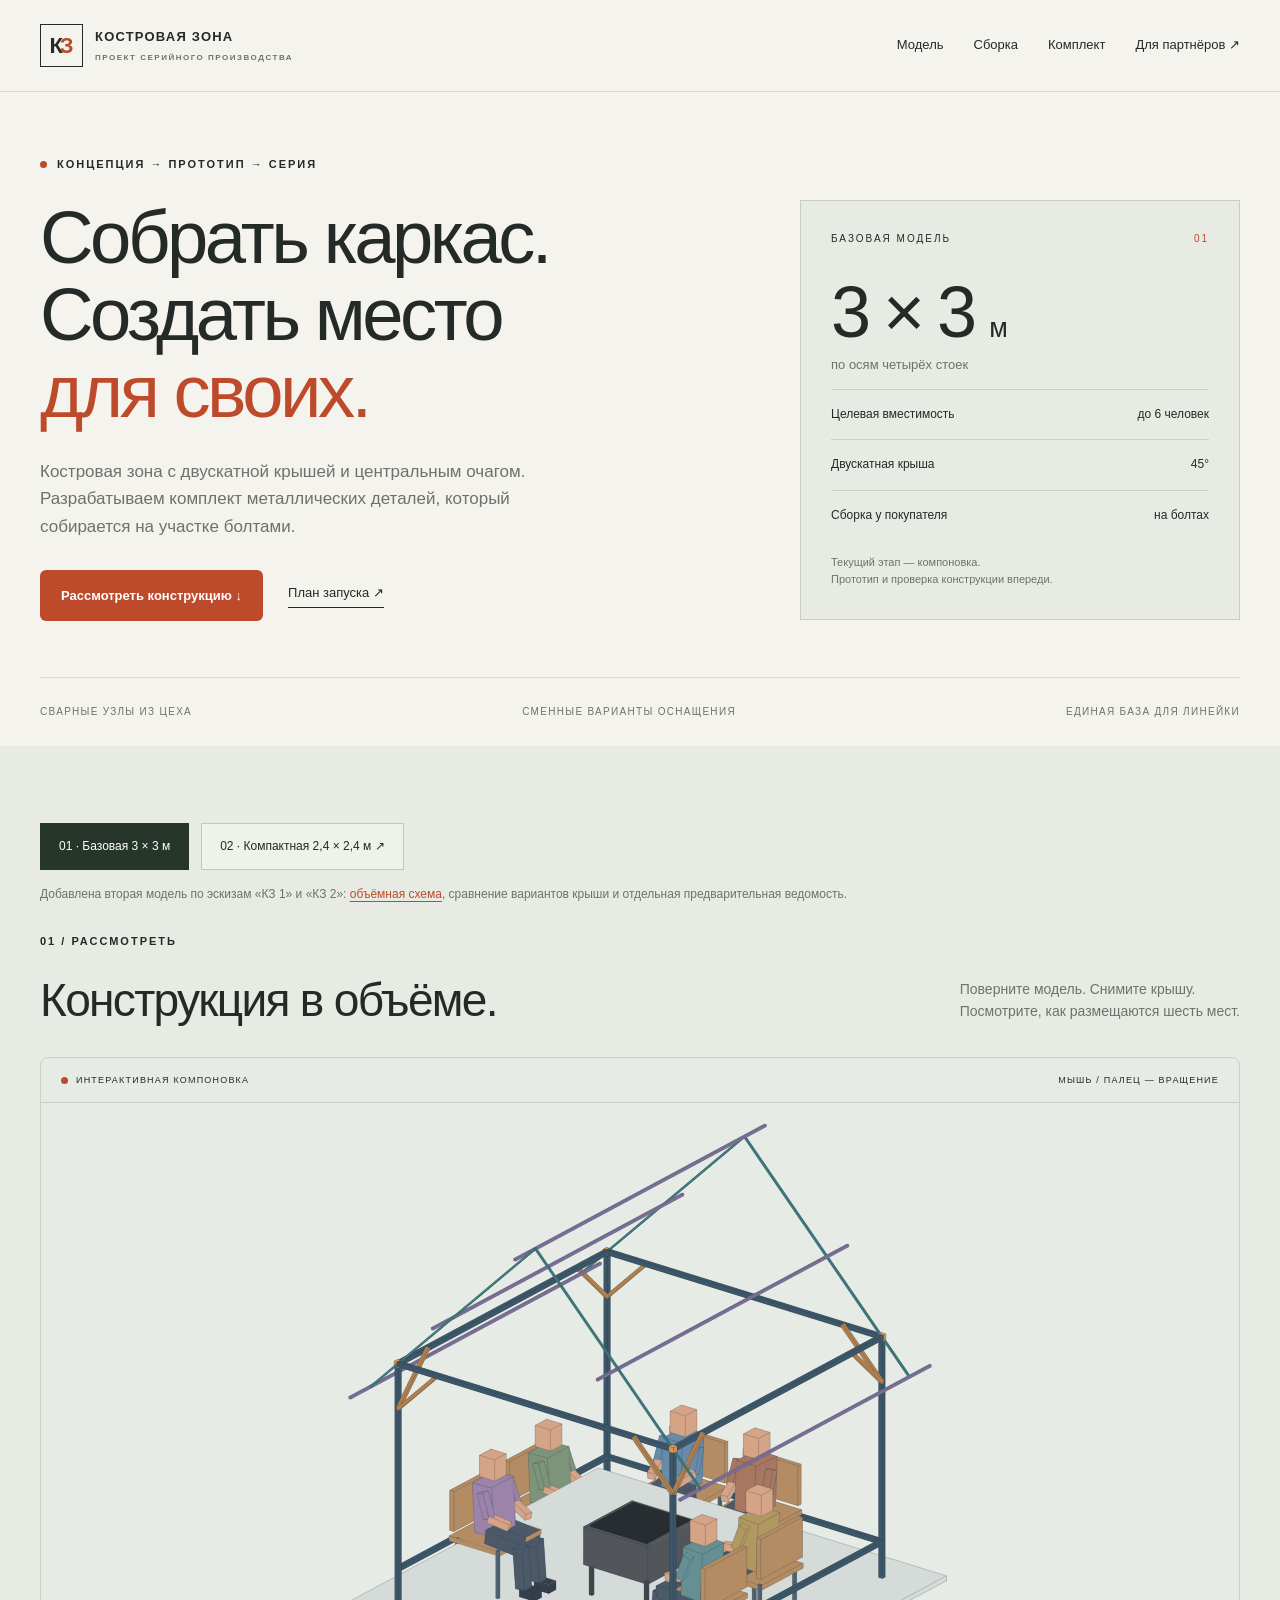
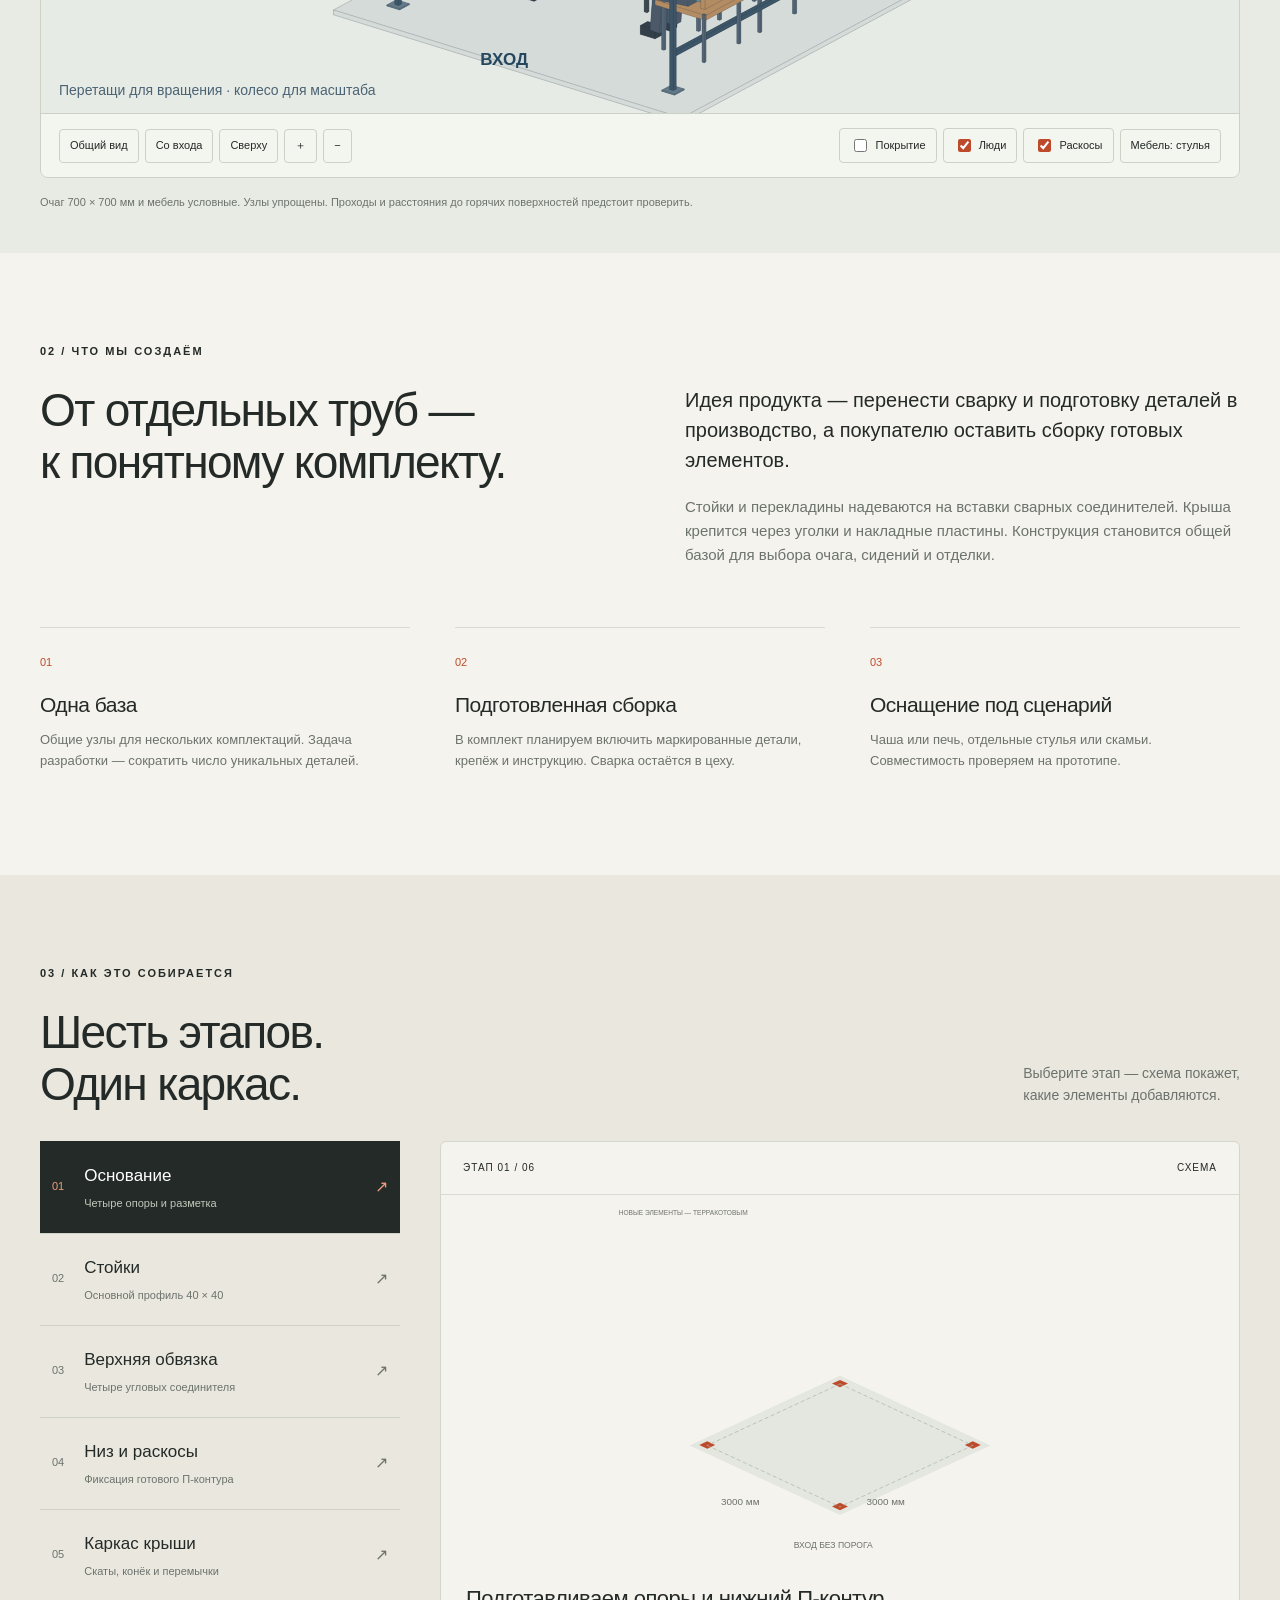
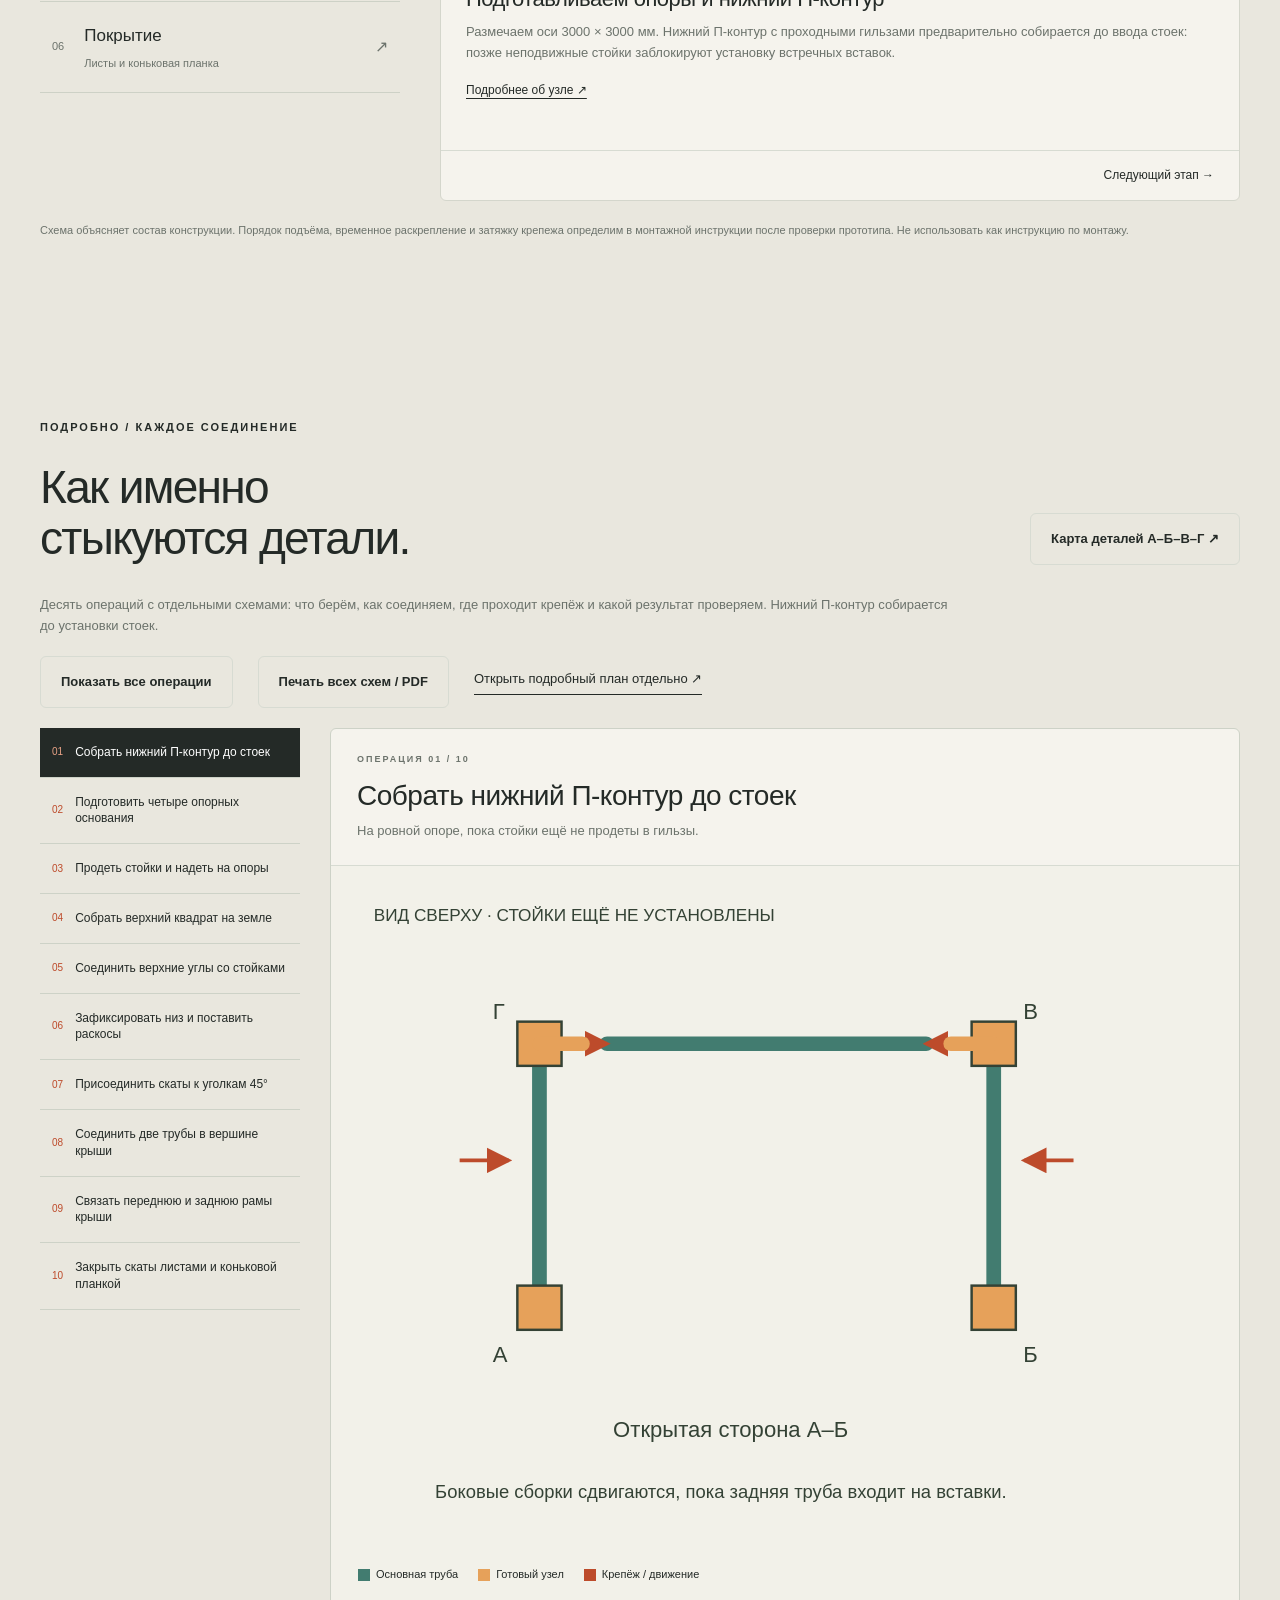
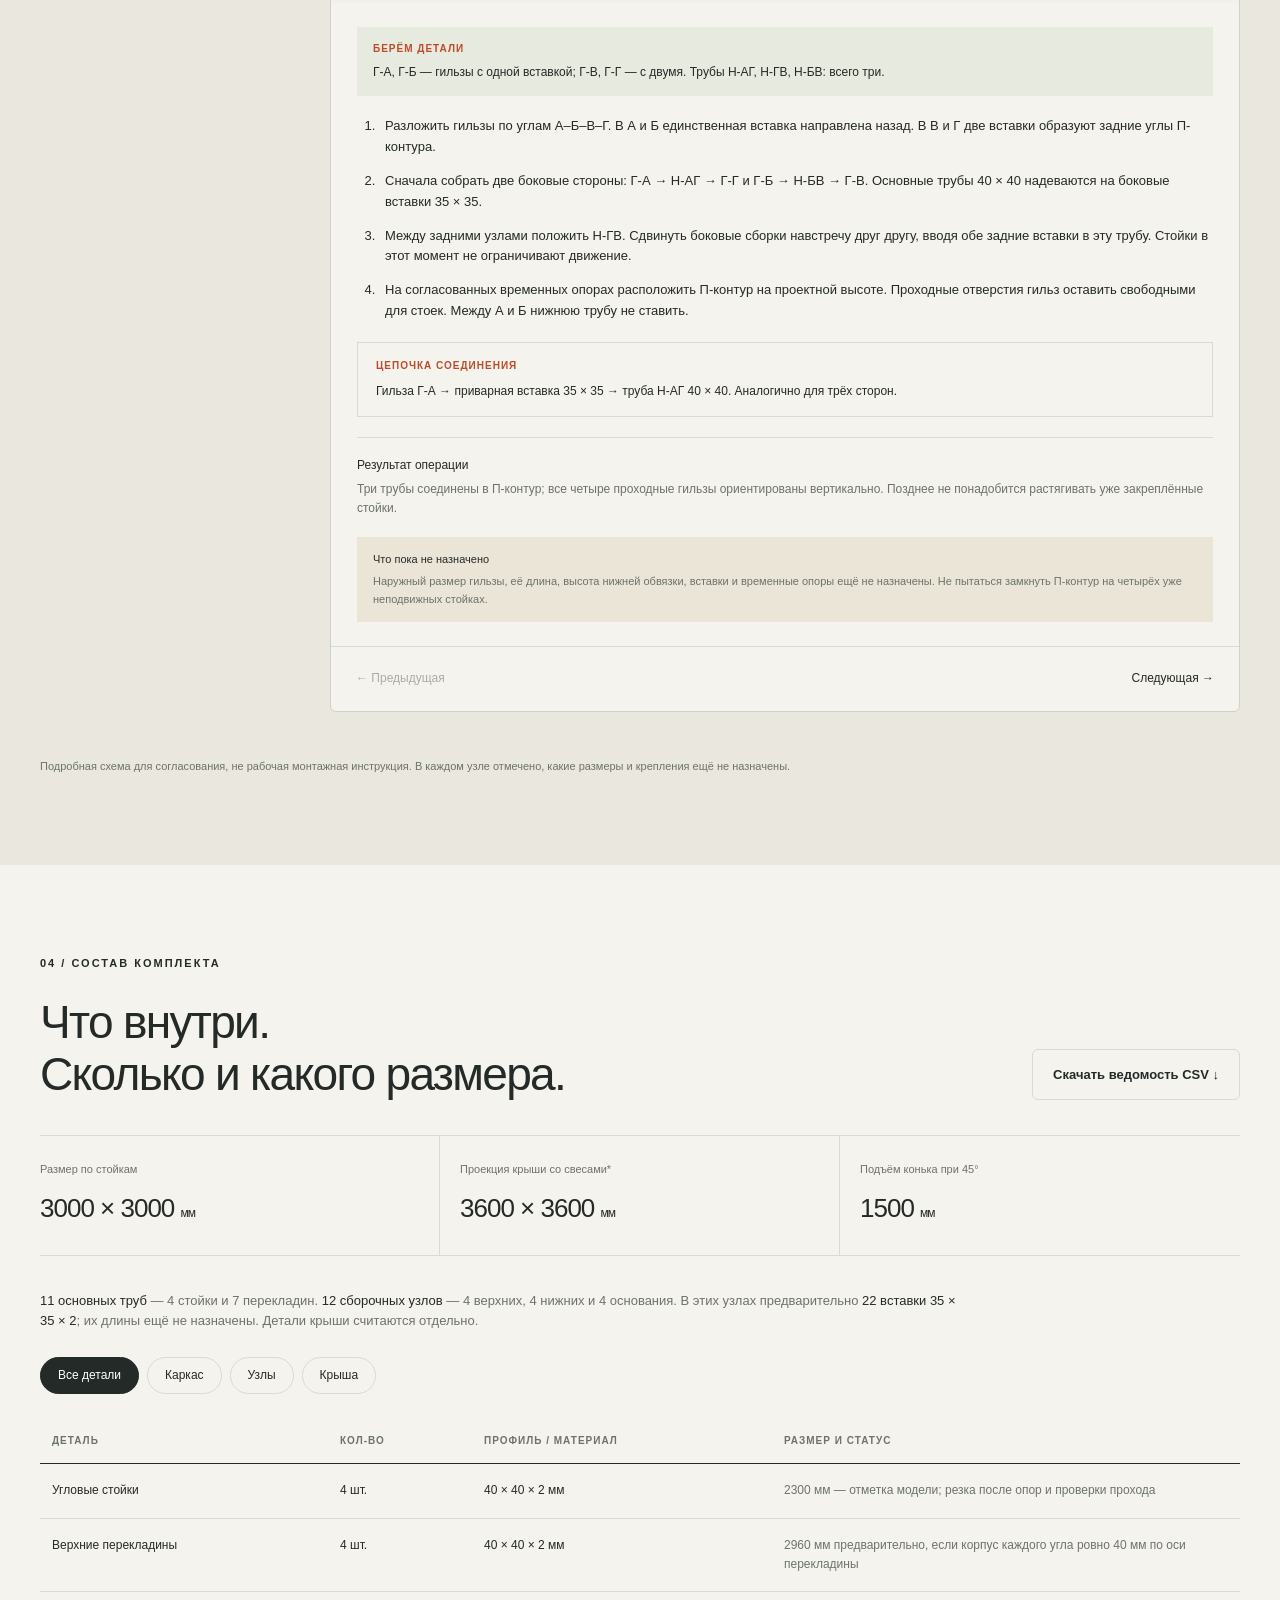
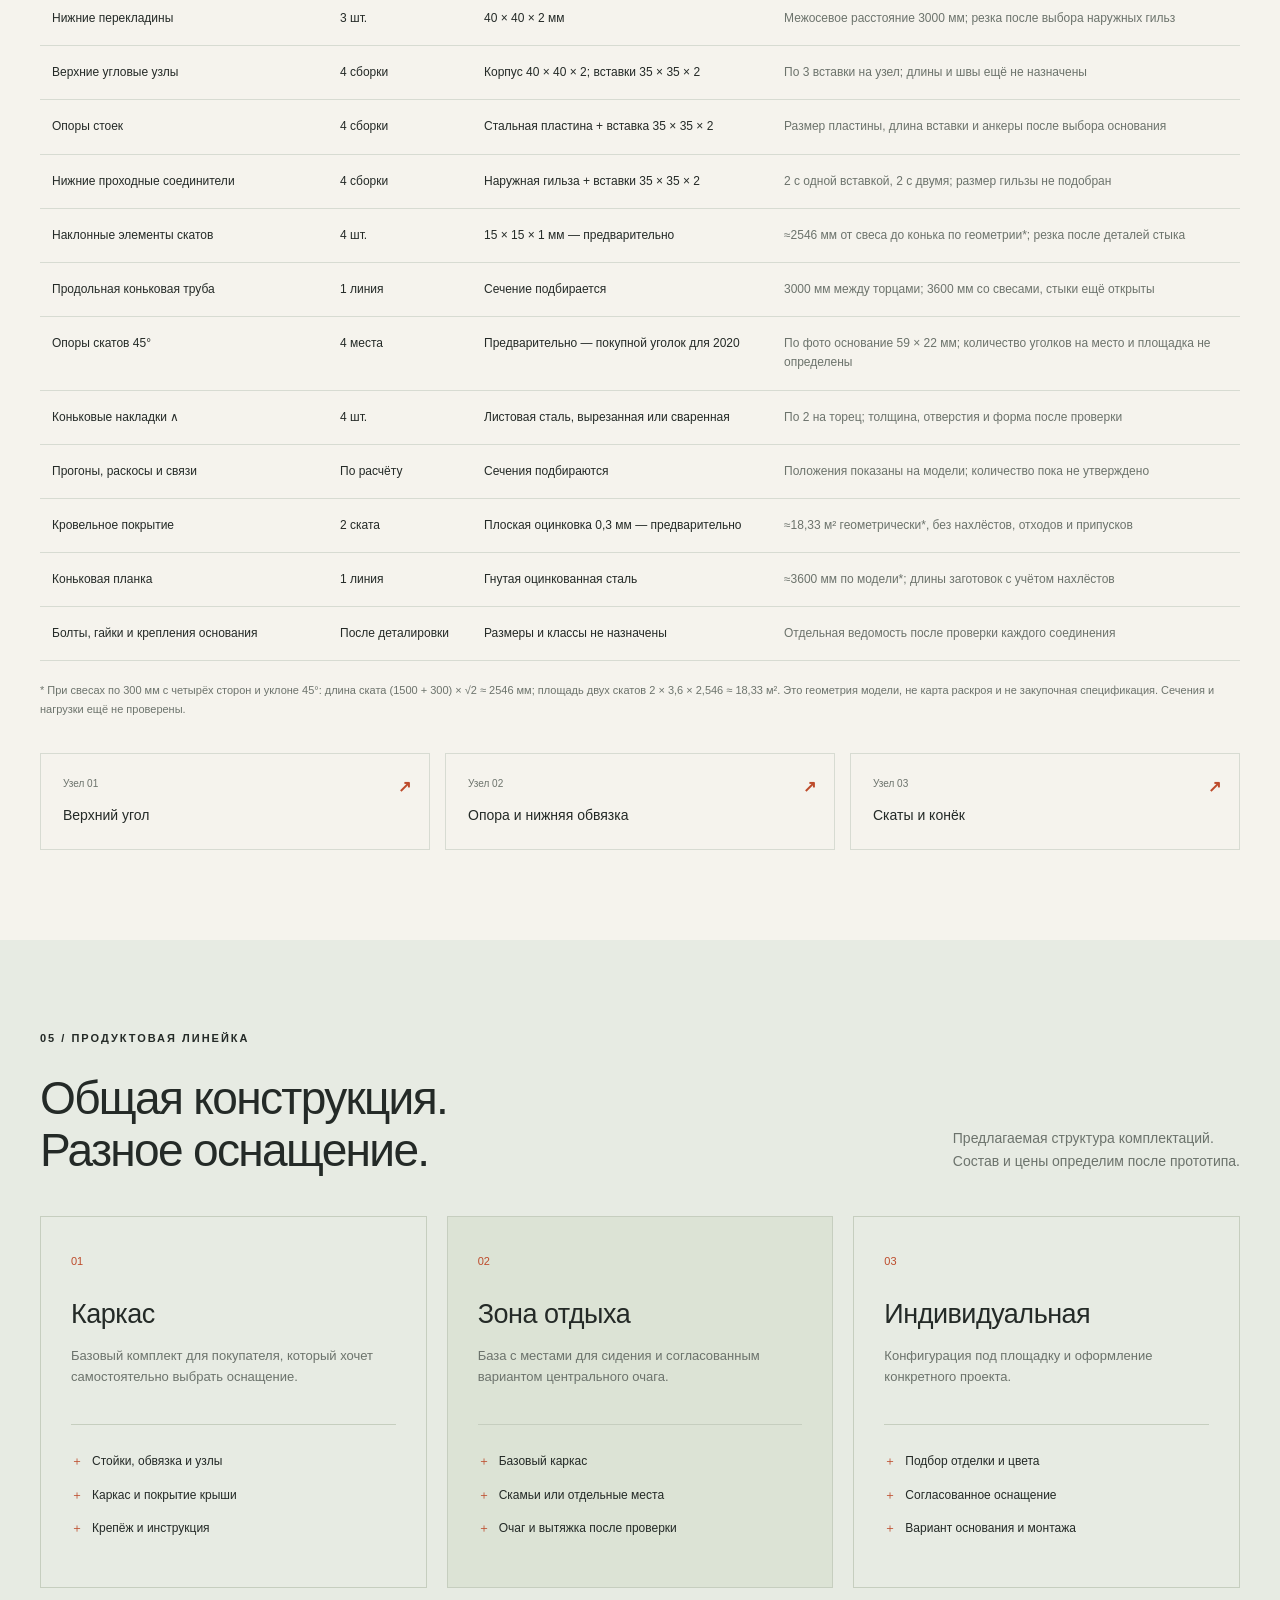
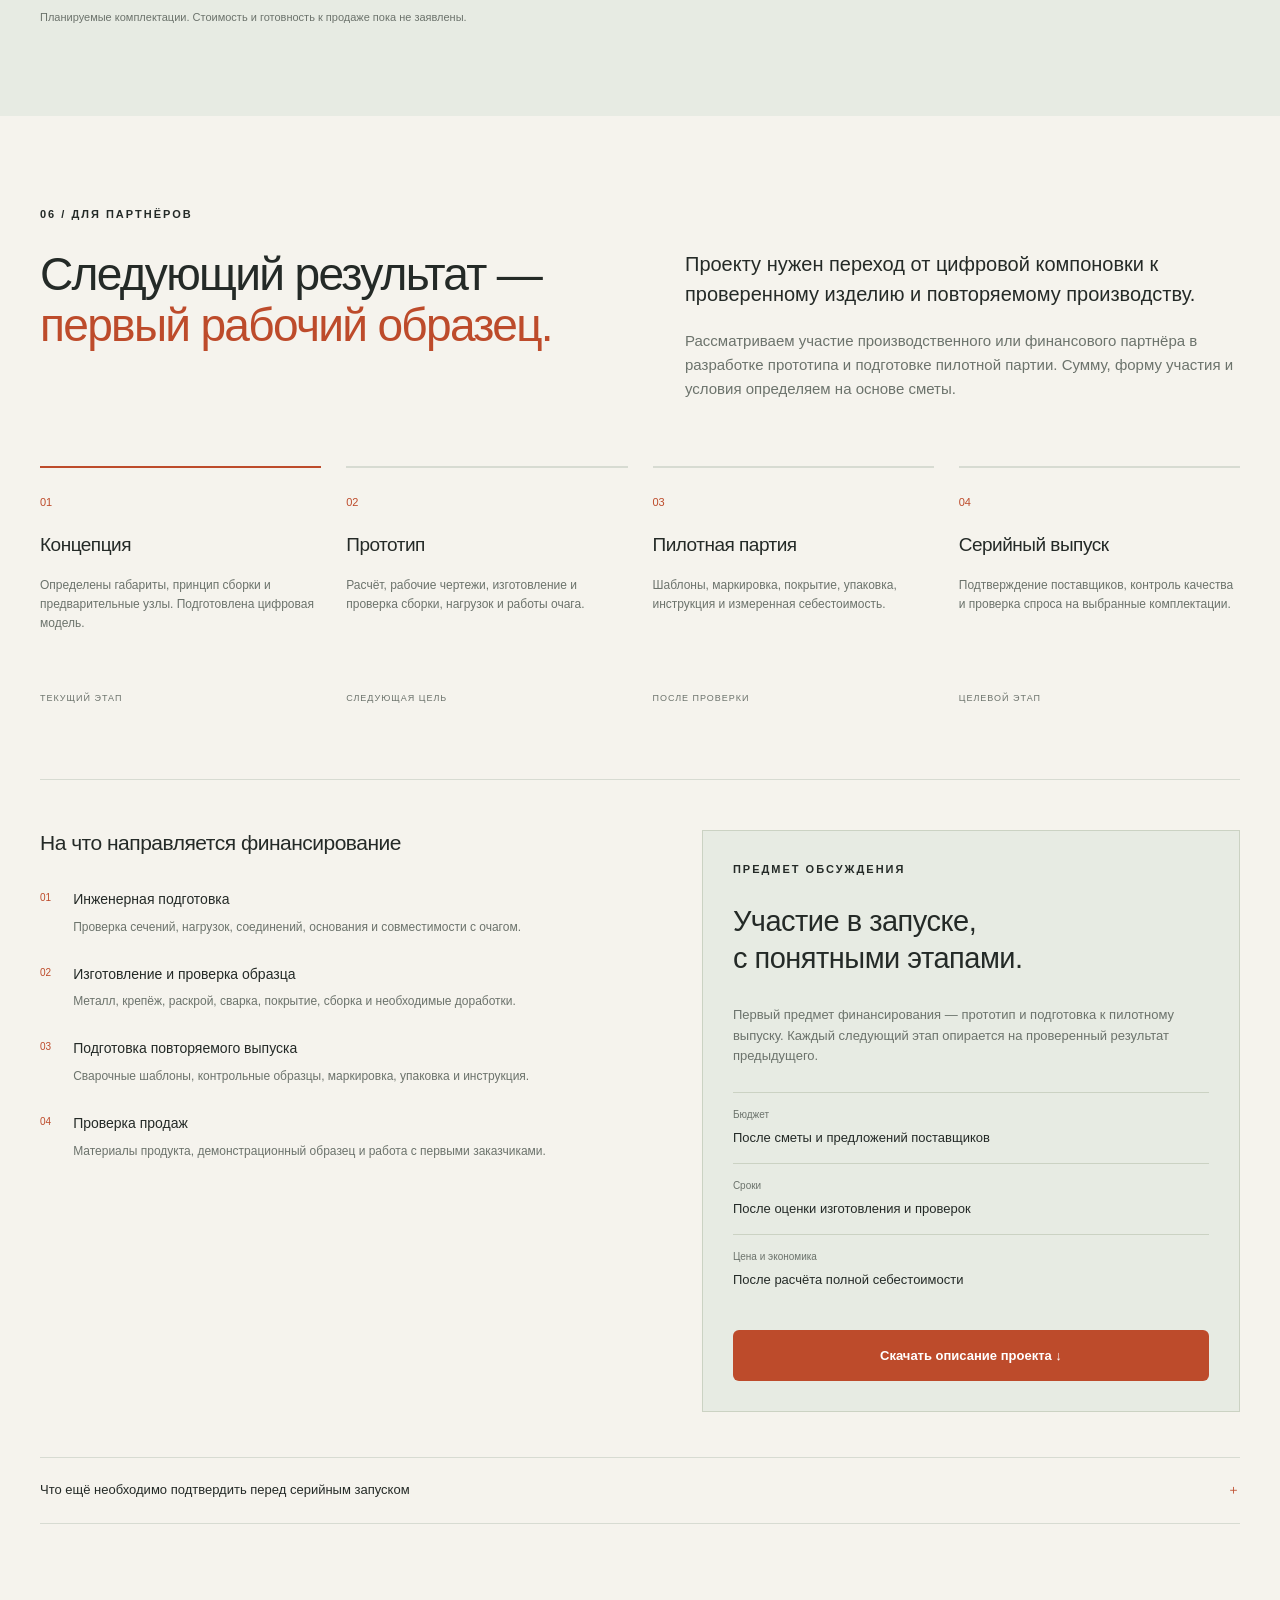
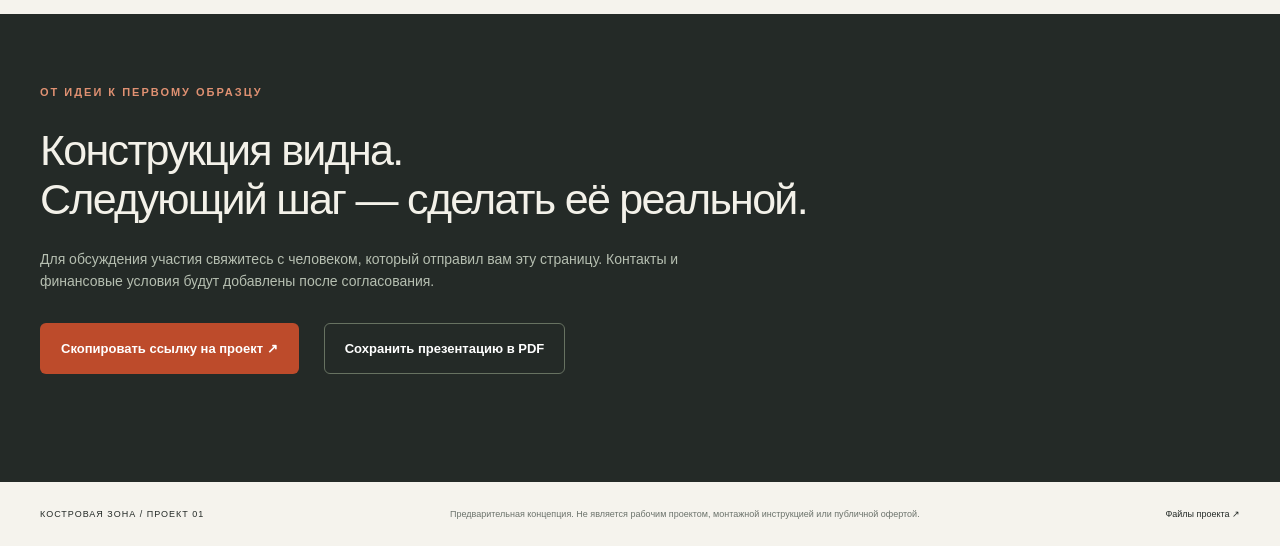
<file: index.html>
﻿<!doctype html>
<html lang="ru"><head><meta charset="utf-8"><meta name="viewport" content="width=device-width,initial-scale=1"><meta name="theme-color" content="#242a27"><meta name="description" content="Проект сборно-разборной костровой зоны 3 × 3 м: модель, этапы сборки, состав комплекта и запуск производства."><title>Костровая зона — проект серийного производства</title><link rel="stylesheet" href="presentation.css"><link rel="stylesheet" href="assembly-guide.css"><script src="assembly-guide.js" defer></script><link rel="stylesheet" href="compact.css"><script src="model.js" defer></script><script src="presentation.js" defer></script></head>
<body>
<header class="site-header"><a class="brand" href="#"><span class="brand-mark" aria-hidden="true">К<span>З</span></span><span>КОСТРОВАЯ ЗОНА<small>ПРОЕКТ СЕРИЙНОГО ПРОИЗВОДСТВА</small></span></a><nav aria-label="Основная навигация"><a href="#model">Модель</a><a href="#assembly">Сборка</a><a href="#kit">Комплект</a><a href="#partners">Для партнёров ↗</a></nav></header>
<main><section class="hero wrap"><div class="eyebrow"><span class="status-dot"></span>КОНЦЕПЦИЯ → ПРОТОТИП → СЕРИЯ</div><div class="hero-grid"><div><h1>Собрать каркас.<br>Создать место<br><em>для своих.</em></h1><p class="hero-copy">Костровая зона с двускатной крышей и центральным очагом. Разрабатываем комплект металлических деталей, который собирается на участке болтами.</p><div class="actions"><a class="button primary" href="#model">Рассмотреть конструкцию ↓</a><a class="text-link" href="#partners">План запуска ↗</a></div></div><aside class="hero-spec"><div class="spec-top">БАЗОВАЯ МОДЕЛЬ <span>01</span></div><div class="big-dimension">3 × 3 <small>м</small></div><p>по осям четырёх стоек</p><div class="spec-row"><span>Целевая вместимость</span><strong>до 6 человек</strong></div><div class="spec-row"><span>Двускатная крыша</span><strong>45°</strong></div><div class="spec-row"><span>Сборка у покупателя</span><strong>на болтах</strong></div><div class="spec-foot">Текущий этап — компоновка.<br>Прототип и проверка конструкции впереди.</div></aside></div><div class="hero-strip"><span>СВАРНЫЕ УЗЛЫ ИЗ ЦЕХА</span><span>СМЕННЫЕ ВАРИАНТЫ ОСНАЩЕНИЯ</span><span>ЕДИНАЯ БАЗА ДЛЯ ЛИНЕЙКИ</span></div></section>

<section class="model-section" id="model"><div class="wrap" style="margin-bottom:28px"><div class="model-selector" aria-label="Модели костровой зоны"><a class="selected" href="#model" aria-current="page">01 · Базовая 3 × 3 м</a><a href="compact.html">02 · Компактная 2,4 × 2,4 м ↗</a></div><p class="compact-entry">Добавлена вторая модель по эскизам «КЗ 1» и «КЗ 2»: <a href="compact.html#compact-model">объёмная схема</a>, сравнение вариантов крыши и отдельная предварительная ведомость.</p></div><div class="wrap section-heading"><div><p class="eyebrow">01 / РАССМОТРЕТЬ</p><h2>Конструкция в объёме.</h2></div><p>Поверните модель. Снимите крышу.<br>Посмотрите, как размещаются шесть мест.</p></div><div class="viewer wrap"><div class="viewer-top"><span><i class="live-dot"></i> ИНТЕРАКТИВНАЯ КОМПОНОВКА</span><span>МЫШЬ / ПАЛЕЦ — ВРАЩЕНИЕ</span></div><canvas id="scene" aria-label="Вращаемая модель каркаса с условным очагом и шестью сидящими фигурами">Ваш браузер не поддерживает Canvas. Схемы доступны ниже.</canvas><div class="viewer-controls"><div class="control-group"><button type="button" onclick="preset('perspective')">Общий вид</button><button type="button" onclick="preset('entry')">Со входа</button><button type="button" onclick="preset('top')">Сверху</button><button type="button" onclick="changeZoom(1.15)" aria-label="Приблизить">＋</button><button type="button" onclick="changeZoom(.87)" aria-label="Отдалить">−</button></div><div class="control-group"><label><input type="checkbox" id="roof" onchange="draw()">Покрытие</label><label><input type="checkbox" id="people" checked onchange="draw()">Люди</label><label><input type="checkbox" id="braces" checked onchange="draw()">Раскосы</label><button type="button" id="furniture" onclick="benchMode=!benchMode;this.textContent=benchMode?'Мебель: скамьи':'Мебель: стулья';draw()">Мебель: стулья</button></div></div></div><p class="wrap model-caption">Очаг 700 × 700 мм и мебель условные. Узлы упрощены. Проходы и расстояния до горячих поверхностей предстоит проверить.</p></section>

<section class="wrap product-story section-space"><p class="eyebrow">02 / ЧТО МЫ СОЗДАЁМ</p><div class="story-grid"><h2>От отдельных труб —<br>к понятному комплекту.</h2><div><p class="lead">Идея продукта — перенести сварку и подготовку деталей в производство, а покупателю оставить сборку готовых элементов.</p><p>Стойки и перекладины надеваются на вставки сварных соединителей. Крыша крепится через уголки и накладные пластины. Конструкция становится общей базой для выбора очага, сидений и отделки.</p></div></div><div class="value-row"><article><span>01</span><h3>Одна база</h3><p>Общие узлы для нескольких комплектаций. Задача разработки — сократить число уникальных деталей.</p></article><article><span>02</span><h3>Подготовленная сборка</h3><p>В комплект планируем включить маркированные детали, крепёж и инструкцию. Сварка остаётся в цеху.</p></article><article><span>03</span><h3>Оснащение под сценарий</h3><p>Чаша или печь, отдельные стулья или скамьи. Совместимость проверяем на прототипе.</p></article></div></section>

<section class="assembly-section" id="assembly"><div class="wrap section-space"><div class="section-heading"><div><p class="eyebrow">03 / КАК ЭТО СОБИРАЕТСЯ</p><h2>Шесть этапов.<br>Один каркас.</h2></div><p>Выберите этап — схема покажет,<br>какие элементы добавляются.</p></div><div class="assembly-layout"><div class="step-list" role="group" aria-label="Этапы сборки">
<button type="button" class="step active" data-step="0" aria-pressed="true"><span>01</span><div><strong>Основание</strong><small>Четыре опоры и разметка</small></div><b>↗</b></button>
<button type="button" class="step" data-step="1" aria-pressed="false"><span>02</span><div><strong>Стойки</strong><small>Основной профиль 40 × 40</small></div><b>↗</b></button>
<button type="button" class="step" data-step="2" aria-pressed="false"><span>03</span><div><strong>Верхняя обвязка</strong><small>Четыре угловых соединителя</small></div><b>↗</b></button>
<button type="button" class="step" data-step="3" aria-pressed="false"><span>04</span><div><strong>Низ и раскосы</strong><small>Фиксация готового П-контура</small></div><b>↗</b></button>
<button type="button" class="step" data-step="4" aria-pressed="false"><span>05</span><div><strong>Каркас крыши</strong><small>Скаты, конёк и перемычки</small></div><b>↗</b></button>
<button type="button" class="step" data-step="5" aria-pressed="false"><span>06</span><div><strong>Покрытие</strong><small>Листы и коньковая планка</small></div><b>↗</b></button>
</div><div class="assembly-card"><div class="assembly-badge"><span id="assembly-number">ЭТАП 01 / 06</span><span>СХЕМА</span></div><svg id="assembly-diagram" viewBox="0 0 720 560" role="img" aria-labelledby="assembly-svg-title"><title id="assembly-svg-title">Этапы сборки каркаса</title></svg><div class="step-description" aria-live="polite"><h3 id="step-title">Размечаем основание</h3><p id="step-copy"></p><a id="step-link" href="base-assembly.html">Подробнее об узле ↗</a></div><button type="button" class="next-step" id="next-step">Следующий этап →</button></div></div><p class="small-note">Схема объясняет состав конструкции. Порядок подъёма, временное раскрепление и затяжку крепежа определим в монтажной инструкции после проверки прототипа. Не использовать как инструкцию по монтажу.</p></div></section>

<section class="guide-operations" id="connections"><div class="wrap section-space"><div class="section-heading"><div><p class="eyebrow">ПОДРОБНО / КАЖДОЕ СОЕДИНЕНИЕ</p><h2>Как именно<br>стыкуются детали.</h2></div><a class="button outline" href="assembly-guide.html#part-map">Карта деталей А–Б–В–Г ↗</a></div><p class="kit-summary">Десять операций с отдельными схемами: что берём, как соединяем, где проходит крепёж и какой результат проверяем. Нижний П-контур собирается до установки стоек.</p><div class="actions" style="margin:20px 0"><button type="button" class="button outline" id="expand-all">Показать все операции</button><button type="button" class="button outline" id="print-guide">Печать всех схем / PDF</button><a class="text-link" href="assembly-guide.html">Открыть подробный план отдельно ↗</a></div><div class="guide-layout"><nav class="operation-nav" aria-label="Операции сборки" id="operation-nav"></nav><div id="operation-content"></div></div><p class="small-note">Подробная схема для согласования, не рабочая монтажная инструкция. В каждом узле отмечено, какие размеры и крепления ещё не назначены.</p></div></section>
<section class="wrap section-space" id="kit"><div class="section-heading"><div><p class="eyebrow">04 / СОСТАВ КОМПЛЕКТА</p><h2>Что внутри.<br>Сколько и какого размера.</h2></div><a class="button outline" href="preliminary-bom.csv" download>Скачать ведомость CSV ↓</a></div><div class="dimension-band"><div><span>Размер по стойкам</span><strong>3000 × 3000 <small>мм</small></strong></div><div><span>Проекция крыши со свесами*</span><strong>3600 × 3600 <small>мм</small></strong></div><div><span>Подъём конька при 45°</span><strong>1500 <small>мм</small></strong></div></div><p class="kit-summary"><strong>11 основных труб</strong> — 4 стойки и 7 перекладин. <strong>12 сборочных узлов</strong> — 4 верхних, 4 нижних и 4 основания. В этих узлах предварительно <strong>22 вставки 35 × 35 × 2</strong>; их длины ещё не назначены. Детали крыши считаются отдельно.</p><div class="table-tabs" role="group" aria-label="Фильтр деталей"><button type="button" class="active" data-filter="all" aria-pressed="true">Все детали</button><button type="button" data-filter="frame" aria-pressed="false">Каркас</button><button type="button" data-filter="nodes" aria-pressed="false">Узлы</button><button type="button" data-filter="roof" aria-pressed="false">Крыша</button></div><div class="table-scroll"><table><caption class="sr-only">Предварительная ведомость деталей одной конструкции 3 × 3 метра</caption><thead><tr><th>Деталь</th><th>Кол-во</th><th>Профиль / материал</th><th>Размер и статус</th></tr></thead><tbody>
<tr data-category="frame"><td><strong>Угловые стойки</strong></td><td>4 шт.</td><td>40 × 40 × 2 мм</td><td>2300 мм — отметка модели; резка после опор и проверки прохода</td></tr>
<tr data-category="frame"><td><strong>Верхние перекладины</strong></td><td>4 шт.</td><td>40 × 40 × 2 мм</td><td>2960 мм предварительно, если корпус каждого угла ровно 40 мм по оси перекладины</td></tr>
<tr data-category="frame"><td><strong>Нижние перекладины</strong></td><td>3 шт.</td><td>40 × 40 × 2 мм</td><td>Межосевое расстояние 3000 мм; резка после выбора наружных гильз</td></tr>
<tr data-category="nodes"><td><strong>Верхние угловые узлы</strong></td><td>4 сборки</td><td>Корпус 40 × 40 × 2; вставки 35 × 35 × 2</td><td>По 3 вставки на узел; длины и швы ещё не назначены</td></tr>
<tr data-category="nodes"><td><strong>Опоры стоек</strong></td><td>4 сборки</td><td>Стальная пластина + вставка 35 × 35 × 2</td><td>Размер пластины, длина вставки и анкеры после выбора основания</td></tr>
<tr data-category="nodes"><td><strong>Нижние проходные соединители</strong></td><td>4 сборки</td><td>Наружная гильза + вставки 35 × 35 × 2</td><td>2 с одной вставкой, 2 с двумя; размер гильзы не подобран</td></tr>
<tr data-category="roof"><td><strong>Наклонные элементы скатов</strong></td><td>4 шт.</td><td>15 × 15 × 1 мм — предварительно</td><td>≈2546 мм от свеса до конька по геометрии*; резка после деталей стыка</td></tr>
<tr data-category="roof"><td><strong>Продольная коньковая труба</strong></td><td>1 линия</td><td>Сечение подбирается</td><td>3000 мм между торцами; 3600 мм со свесами, стыки ещё открыты</td></tr>
<tr data-category="roof"><td><strong>Опоры скатов 45°</strong></td><td>4 места</td><td>Предварительно — покупной уголок для 2020</td><td>По фото основание 59 × 22 мм; количество уголков на место и площадка не определены</td></tr>
<tr data-category="roof"><td><strong>Коньковые накладки ∧</strong></td><td>4 шт.</td><td>Листовая сталь, вырезанная или сваренная</td><td>По 2 на торец; толщина, отверстия и форма после проверки</td></tr>
<tr data-category="roof"><td><strong>Прогоны, раскосы и связи</strong></td><td>По расчёту</td><td>Сечения подбираются</td><td>Положения показаны на модели; количество пока не утверждено</td></tr>
<tr data-category="roof"><td><strong>Кровельное покрытие</strong></td><td>2 ската</td><td>Плоская оцинковка 0,3 мм — предварительно</td><td>≈18,33 м² геометрически*, без нахлёстов, отходов и припусков</td></tr>
<tr data-category="roof"><td><strong>Коньковая планка</strong></td><td>1 линия</td><td>Гнутая оцинкованная сталь</td><td>≈3600 мм по модели*; длины заготовок с учётом нахлёстов</td></tr>
<tr data-category="nodes"><td><strong>Болты, гайки и крепления основания</strong></td><td>После деталировки</td><td>Размеры и классы не назначены</td><td>Отдельная ведомость после проверки каждого соединения</td></tr>
</tbody></table></div><p class="small-note">* При свесах по 300 мм с четырёх сторон и уклоне 45°: длина ската (1500 + 300) × √2 ≈ 2546 мм; площадь двух скатов 2 × 3,6 × 2,546 ≈ 18,33 м². Это геометрия модели, не карта раскроя и не закупочная спецификация. Сечения и нагрузки ещё не проверены.</p><div class="node-links"><a href="corner-assembly.html"><span>Узел 01</span><strong>Верхний угол</strong><b>↗</b></a><a href="base-assembly.html"><span>Узел 02</span><strong>Опора и нижняя обвязка</strong><b>↗</b></a><a href="roof-assembly.html"><span>Узел 03</span><strong>Скаты и конёк</strong><b>↗</b></a></div></section>

<section class="range-section"><div class="wrap section-space"><p class="eyebrow">05 / ПРОДУКТОВАЯ ЛИНЕЙКА</p><div class="section-heading"><h2>Общая конструкция.<br>Разное оснащение.</h2><p>Предлагаемая структура комплектаций.<br>Состав и цены определим после прототипа.</p></div><div class="range-grid"><article><span class="range-num">01</span><h3>Каркас</h3><p>Базовый комплект для покупателя, который хочет самостоятельно выбрать оснащение.</p><ul><li>Стойки, обвязка и узлы</li><li>Каркас и покрытие крыши</li><li>Крепёж и инструкция</li></ul></article><article class="featured"><span class="range-num">02</span><h3>Зона отдыха</h3><p>База с местами для сидения и согласованным вариантом центрального очага.</p><ul><li>Базовый каркас</li><li>Скамьи или отдельные места</li><li>Очаг и вытяжка после проверки</li></ul></article><article><span class="range-num">03</span><h3>Индивидуальная</h3><p>Конфигурация под площадку и оформление конкретного проекта.</p><ul><li>Подбор отделки и цвета</li><li>Согласованное оснащение</li><li>Вариант основания и монтажа</li></ul></article></div><p class="small-note">Планируемые комплектации. Стоимость и готовность к продаже пока не заявлены.</p></div></section>

<section class="wrap section-space launch" id="partners"><p class="eyebrow">06 / ДЛЯ ПАРТНЁРОВ</p><div class="story-grid"><h2>Следующий результат —<br><em>первый рабочий образец.</em></h2><div><p class="lead">Проекту нужен переход от цифровой компоновки к проверенному изделию и повторяемому производству.</p><p>Рассматриваем участие производственного или финансового партнёра в разработке прототипа и подготовке пилотной партии. Сумму, форму участия и условия определяем на основе сметы.</p></div></div><div class="progress-track"><div class="done"><span>01</span><h3>Концепция</h3><p>Определены габариты, принцип сборки и предварительные узлы. Подготовлена цифровая модель.</p><small>ТЕКУЩИЙ ЭТАП</small></div><div><span>02</span><h3>Прототип</h3><p>Расчёт, рабочие чертежи, изготовление и проверка сборки, нагрузок и работы очага.</p><small>СЛЕДУЮЩАЯ ЦЕЛЬ</small></div><div><span>03</span><h3>Пилотная партия</h3><p>Шаблоны, маркировка, покрытие, упаковка, инструкция и измеренная себестоимость.</p><small>ПОСЛЕ ПРОВЕРКИ</small></div><div><span>04</span><h3>Серийный выпуск</h3><p>Подтверждение поставщиков, контроль качества и проверка спроса на выбранные комплектации.</p><small>ЦЕЛЕВОЙ ЭТАП</small></div></div>
<div class="funding-grid"><div><h3>На что направляется финансирование</h3><ol class="funding-list"><li><span>01</span><div><strong>Инженерная подготовка</strong><p>Проверка сечений, нагрузок, соединений, основания и совместимости с очагом.</p></div></li><li><span>02</span><div><strong>Изготовление и проверка образца</strong><p>Металл, крепёж, раскрой, сварка, покрытие, сборка и необходимые доработки.</p></div></li><li><span>03</span><div><strong>Подготовка повторяемого выпуска</strong><p>Сварочные шаблоны, контрольные образцы, маркировка, упаковка и инструкция.</p></div></li><li><span>04</span><div><strong>Проверка продаж</strong><p>Материалы продукта, демонстрационный образец и работа с первыми заказчиками.</p></div></li></ol></div><aside class="investment-card"><span class="eyebrow">ПРЕДМЕТ ОБСУЖДЕНИЯ</span><h3>Участие в запуске,<br>с понятными этапами.</h3><p>Первый предмет финансирования — прототип и подготовка к пилотному выпуску. Каждый следующий этап опирается на проверенный результат предыдущего.</p><dl><div><dt>Бюджет</dt><dd>После сметы и предложений поставщиков</dd></div><div><dt>Сроки</dt><dd>После оценки изготовления и проверок</dd></div><div><dt>Цена и экономика</dt><dd>После расчёта полной себестоимости</dd></div></dl><button type="button" class="button primary" id="download-brief">Скачать описание проекта ↓</button></aside></div>
<details class="open-items"><summary>Что ещё необходимо подтвердить перед серийным запуском <span>＋</span></summary><div><p>Снеговые и ветровые нагрузки для заявленных регионов, жёсткость каркаса и крепления к основанию; прочность крыши и покупных уголков; расстояния до огня, вытяжка и работа дымохода; вместимость и проходы; упаковка и транспортировка; себестоимость, цена, спрос и требования к выпуску изделия.</p><p>Доходность, окупаемость, продажи и объём рынка не заявлены: подтверждённых данных пока нет.</p></div></details></section>

<section class="closing"><div class="wrap"><p class="eyebrow">ОТ ИДЕИ К ПЕРВОМУ ОБРАЗЦУ</p><h2>Конструкция видна.<br>Следующий шаг — сделать её реальной.</h2><p>Для обсуждения участия свяжитесь с человеком, который отправил вам эту страницу. Контакты и финансовые условия будут добавлены после согласования.</p><div class="actions"><button type="button" class="button primary" id="copy-link">Скопировать ссылку на проект ↗</button><button type="button" class="button dark-outline" onclick="window.print()">Сохранить презентацию в PDF</button></div><p class="copy-status" id="copy-status" role="status"></p></div></section></main>
<footer class="wrap"><span>КОСТРОВАЯ ЗОНА / ПРОЕКТ 01</span><p>Предварительная концепция. Не является рабочим проектом, монтажной инструкцией или публичной офертой.</p><a href="https://github.com/a9252233314-dotcom/Kostrovaya_zona">Файлы проекта ↗</a></footer></body></html>
</file>
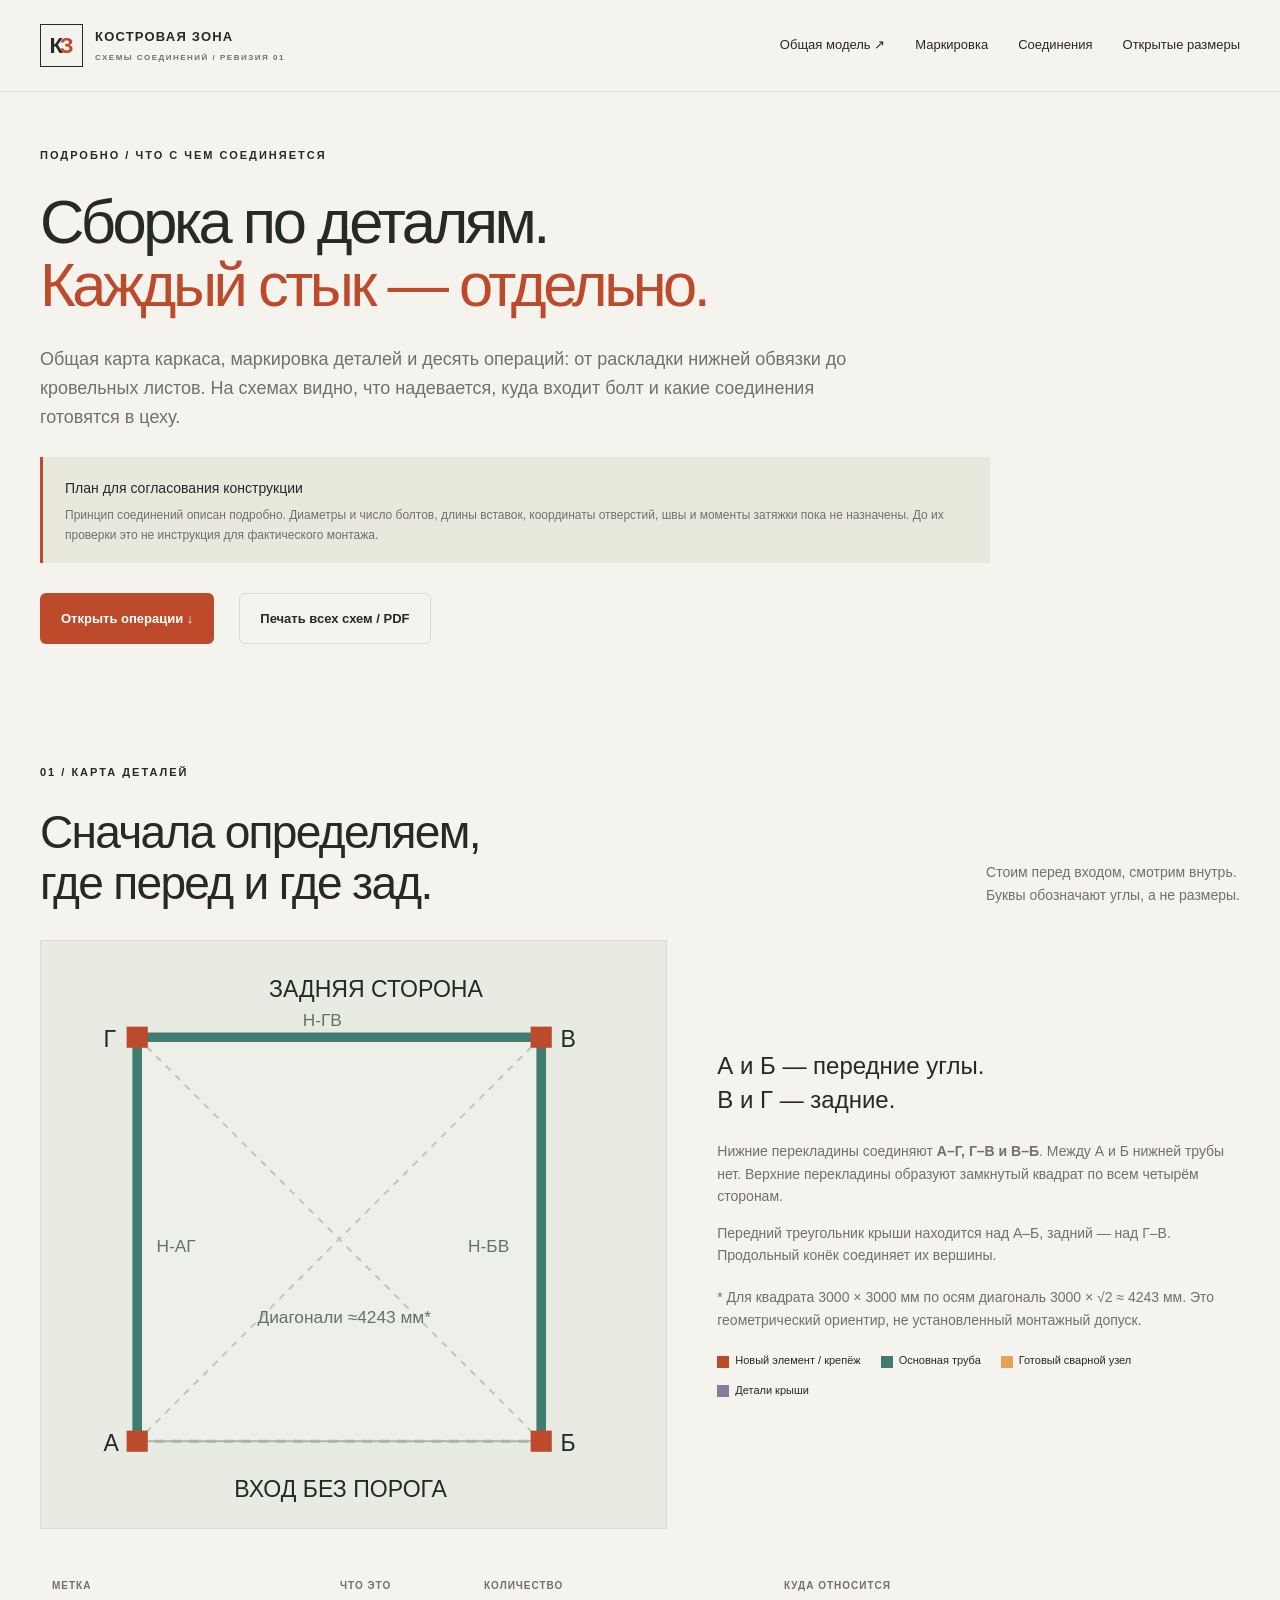
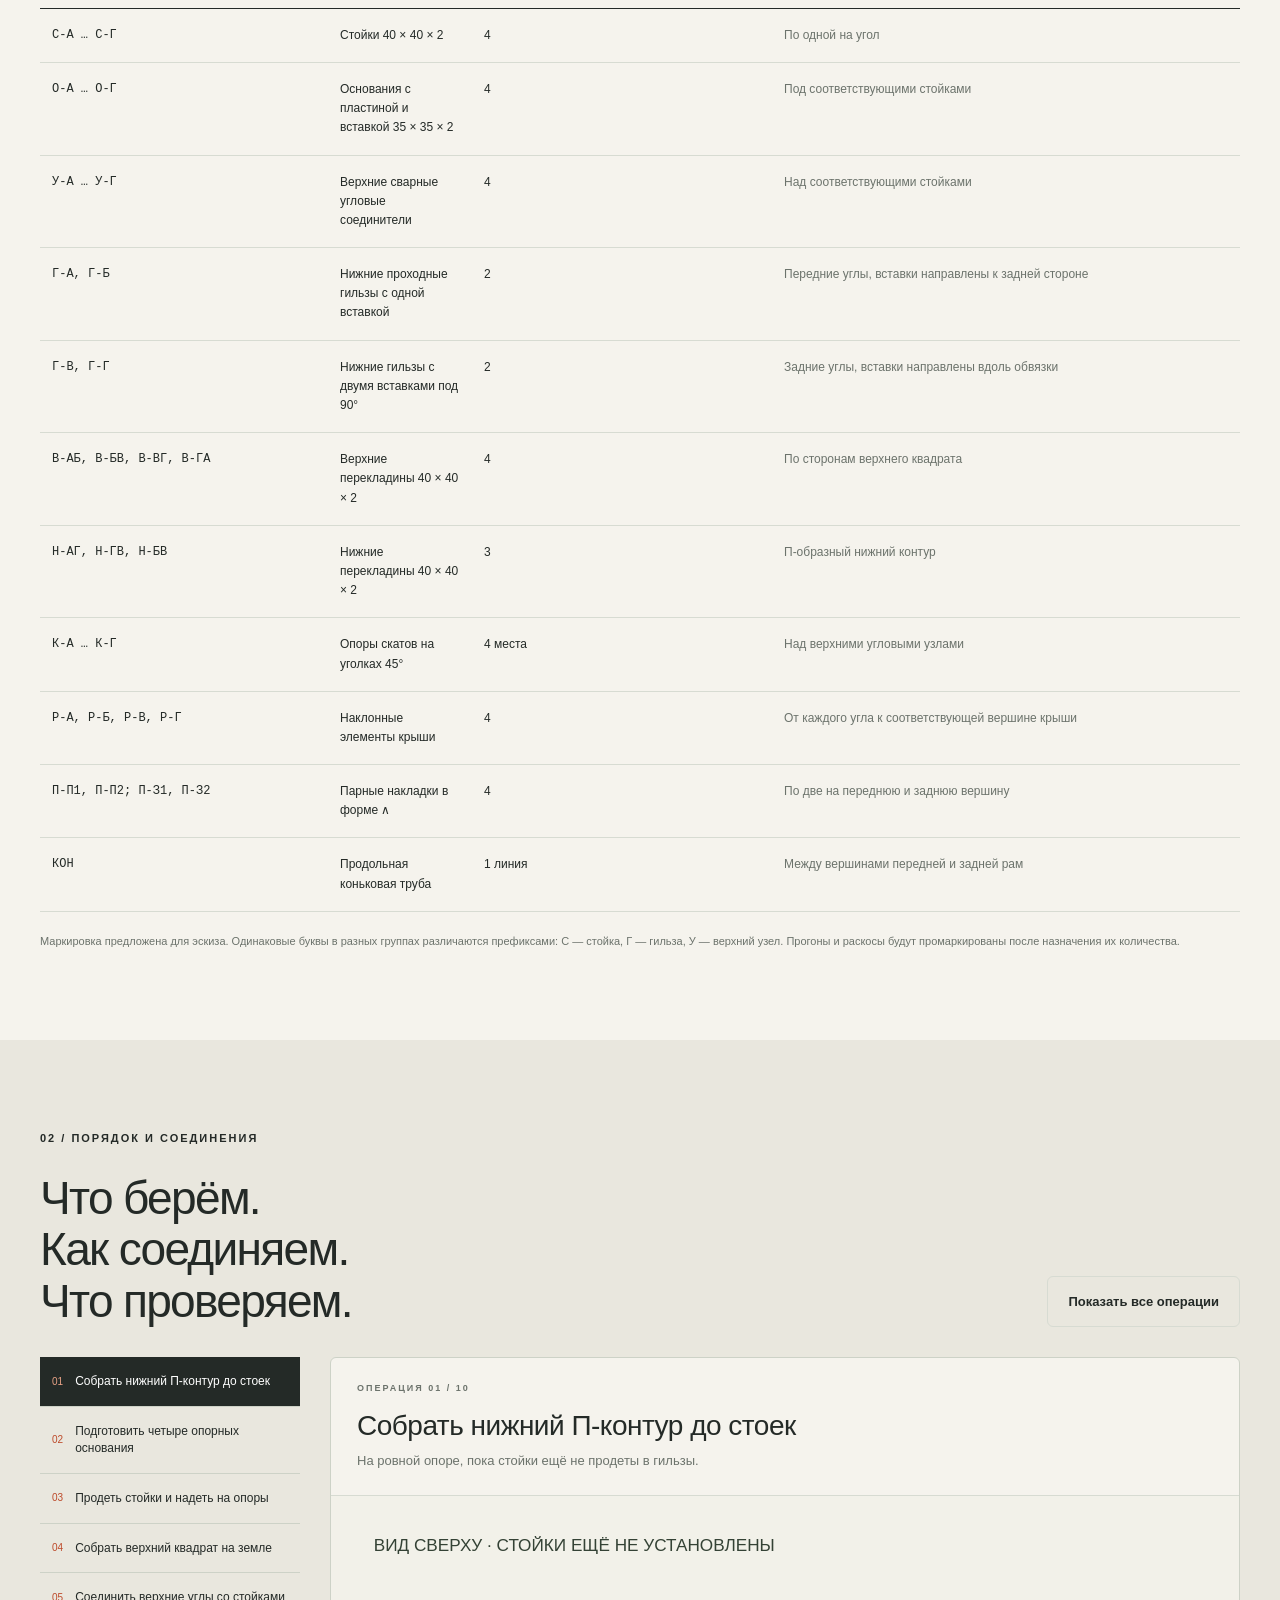
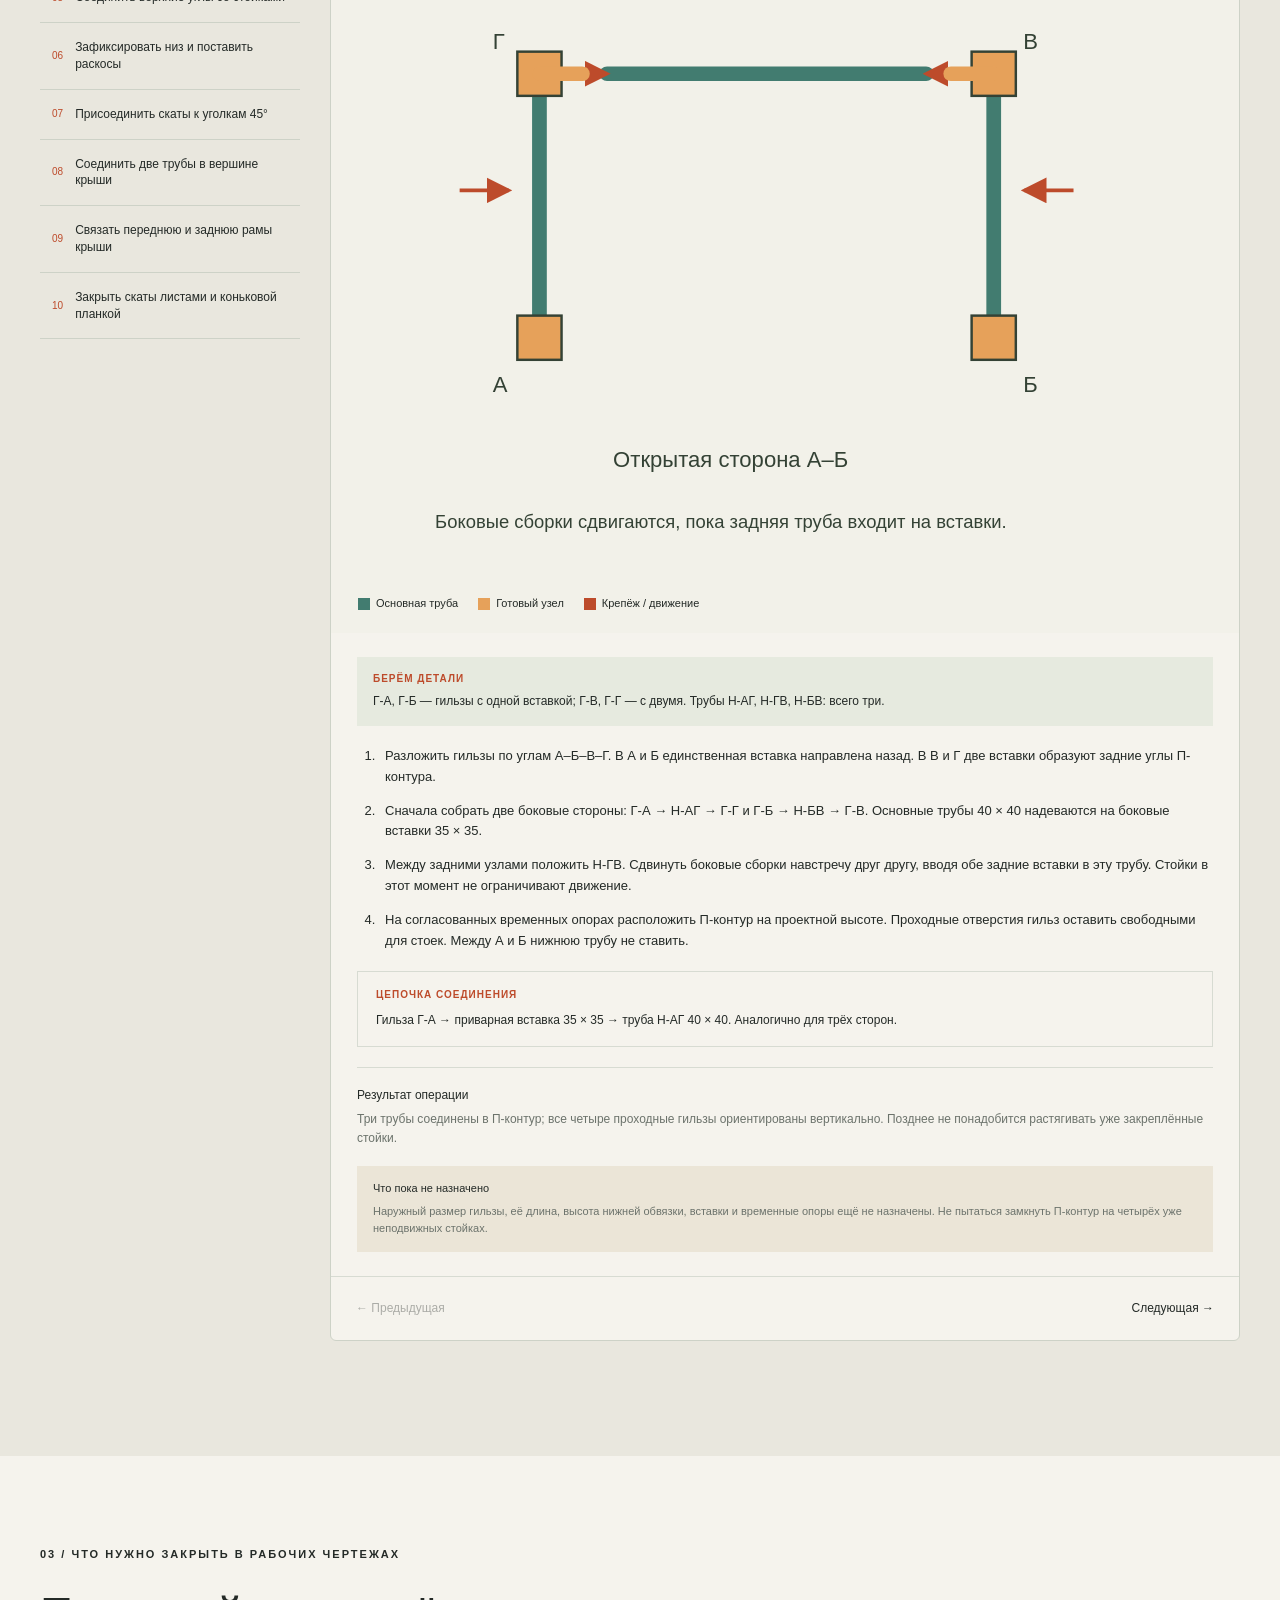
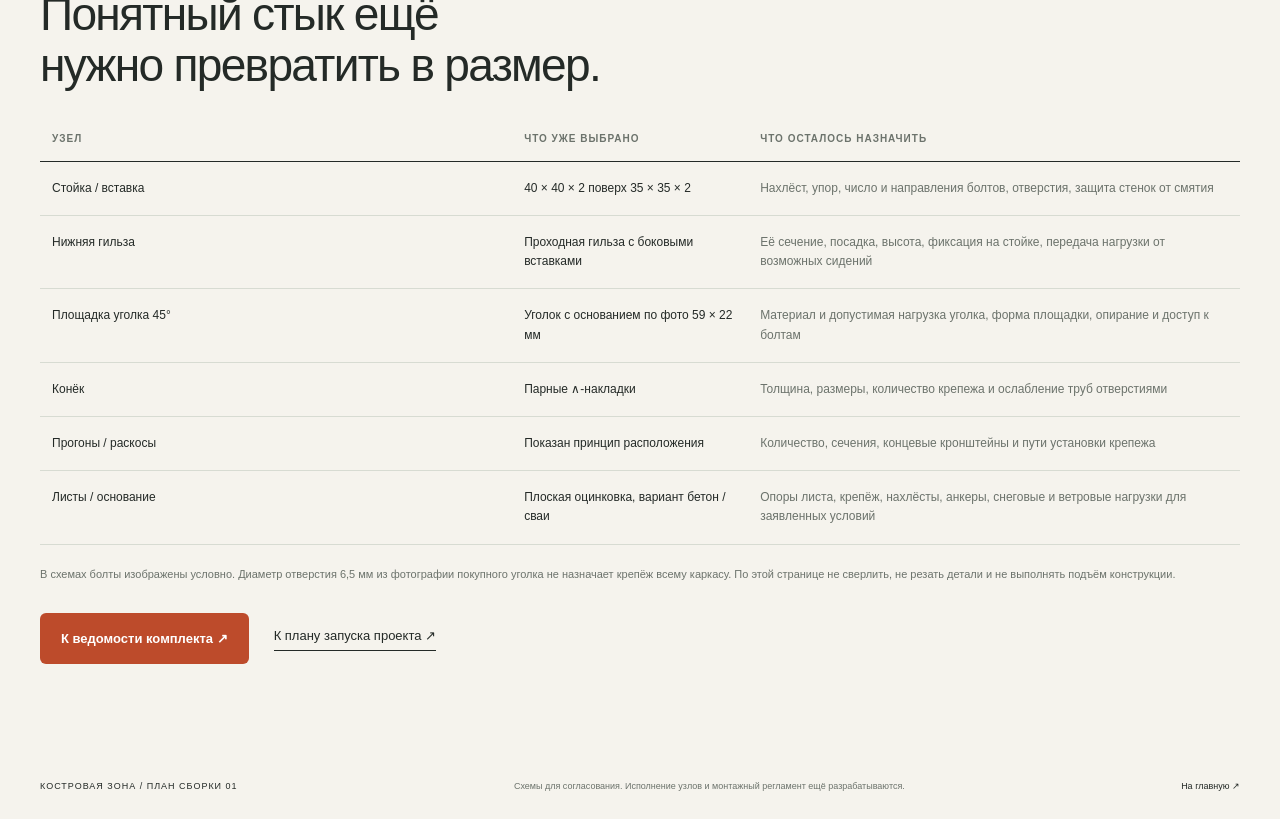
<file: assembly-guide.html>
<!doctype html>
<html lang="ru"><head><meta charset="utf-8"><meta name="viewport" content="width=device-width,initial-scale=1"><meta name="theme-color" content="#242a27"><title>Подробный план сборки — Костровая зона</title><link rel="stylesheet" href="presentation.css"><link rel="stylesheet" href="assembly-guide.css"><script src="assembly-guide.js" defer></script></head>
<body><header class="site-header"><a class="brand" href="index.html"><span class="brand-mark" aria-hidden="true">К<span>З</span></span><span>КОСТРОВАЯ ЗОНА<small>СХЕМЫ СОЕДИНЕНИЙ / РЕВИЗИЯ 01</small></span></a><nav><a href="index.html#model">Общая модель ↗</a><a href="#part-map">Маркировка</a><a href="#connections">Соединения</a><a href="#unresolved">Открытые размеры</a></nav></header>
<main><section class="wrap guide-intro"><p class="eyebrow">ПОДРОБНО / ЧТО С ЧЕМ СОЕДИНЯЕТСЯ</p><h1>Сборка по деталям.<br><em>Каждый стык — отдельно.</em></h1><p class="lead">Общая карта каркаса, маркировка деталей и десять операций: от раскладки нижней обвязки до кровельных листов. На схемах видно, что надевается, куда входит болт и какие соединения готовятся в цеху.</p><div class="guide-status"><strong>План для согласования конструкции</strong><p>Принцип соединений описан подробно. Диаметры и число болтов, длины вставок, координаты отверстий, швы и моменты затяжки пока не назначены. До их проверки это не инструкция для фактического монтажа.</p></div><div class="actions"><a class="button primary" href="#connections">Открыть операции ↓</a><button type="button" class="button outline" id="print-guide">Печать всех схем / PDF</button></div></section>
<section class="wrap section-space" id="part-map"><p class="eyebrow">01 / КАРТА ДЕТАЛЕЙ</p><div class="section-heading"><h2>Сначала определяем,<br>где перед и где зад.</h2><p>Стоим перед входом, смотрим внутрь.<br>Буквы обозначают углы, а не размеры.</p></div><div class="map-grid"><div class="map-board"><svg viewBox="0 0 650 610" role="img" aria-label="План каркаса: А слева у входа, Б справа у входа, В справа сзади, Г слева сзади">
<rect x="100" y="100" width="420" height="420" fill="#edf0e8" stroke="#aab5a7" stroke-width="2"/><path d="M100 520V100H520V520" fill="none" stroke="#427c70" stroke-width="10"/><path d="M100 520H520" stroke="#aab5a7" stroke-width="3" stroke-dasharray="10 8"/><path d="M100 100L520 520M520 100L100 520" stroke="#bec6b7" stroke-width="2" stroke-dasharray="7 7"/>
<g fill="#bd4b2b"><rect x="89" y="89" width="22" height="22"/><rect x="509" y="89" width="22" height="22"/><rect x="89" y="509" width="22" height="22"/><rect x="509" y="509" width="22" height="22"/></g>
<g fill="#242a27" font-family="Arial" font-size="24"><text x="65" y="110">Г</text><text x="540" y="110">В</text><text x="65" y="530">А</text><text x="540" y="530">Б</text><text x="237" y="58">ЗАДНЯЯ СТОРОНА</text><text x="201" y="578">ВХОД БЕЗ ПОРОГА</text></g><g fill="#647363" font-family="Arial" font-size="18"><text x="272" y="88">Н-ГВ</text><text x="120" y="323">Н-АГ</text><text x="444" y="323">Н-БВ</text><text x="225" y="397">Диагонали ≈4243 мм*</text></g></svg></div><div><p class="lead">А и Б — передние углы.<br>В и Г — задние.</p><p>Нижние перекладины соединяют <strong>А–Г, Г–В и В–Б</strong>. Между А и Б нижней трубы нет. Верхние перекладины образуют замкнутый квадрат по всем четырём сторонам.</p><p>Передний треугольник крыши находится над А–Б, задний — над Г–В. Продольный конёк соединяет их вершины.</p><p class="small-note">* Для квадрата 3000 × 3000 мм по осям диагональ 3000 × √2 ≈ 4243 мм. Это геометрический ориентир, не установленный монтажный допуск.</p><div class="diagram-key"><span><i style="background:#bd4b2b"></i>Новый элемент / крепёж</span><span><i style="background:#427c70"></i>Основная труба</span><span><i style="background:#e6a15a"></i>Готовый сварной узел</span><span><i style="background:#8c7a9d"></i>Детали крыши</span></div></div></div>
<div class="table-scroll"><table class="parts-table"><thead><tr><th>Метка</th><th>Что это</th><th>Количество</th><th>Куда относится</th></tr></thead><tbody>
<tr><td>С-А … С-Г</td><td>Стойки 40 × 40 × 2</td><td>4</td><td>По одной на угол</td></tr><tr><td>О-А … О-Г</td><td>Основания с пластиной и вставкой 35 × 35 × 2</td><td>4</td><td>Под соответствующими стойками</td></tr><tr><td>У-А … У-Г</td><td>Верхние сварные угловые соединители</td><td>4</td><td>Над соответствующими стойками</td></tr><tr><td>Г-А, Г-Б</td><td>Нижние проходные гильзы с одной вставкой</td><td>2</td><td>Передние углы, вставки направлены к задней стороне</td></tr><tr><td>Г-В, Г-Г</td><td>Нижние гильзы с двумя вставками под 90°</td><td>2</td><td>Задние углы, вставки направлены вдоль обвязки</td></tr><tr><td>В-АБ, В-БВ, В-ВГ, В-ГА</td><td>Верхние перекладины 40 × 40 × 2</td><td>4</td><td>По сторонам верхнего квадрата</td></tr><tr><td>Н-АГ, Н-ГВ, Н-БВ</td><td>Нижние перекладины 40 × 40 × 2</td><td>3</td><td>П-образный нижний контур</td></tr><tr><td>К-А … К-Г</td><td>Опоры скатов на уголках 45°</td><td>4 места</td><td>Над верхними угловыми узлами</td></tr><tr><td>Р-А, Р-Б, Р-В, Р-Г</td><td>Наклонные элементы крыши</td><td>4</td><td>От каждого угла к соответствующей вершине крыши</td></tr><tr><td>П-П1, П-П2; П-З1, П-З2</td><td>Парные накладки в форме ∧</td><td>4</td><td>По две на переднюю и заднюю вершину</td></tr><tr><td>КОН</td><td>Продольная коньковая труба</td><td>1 линия</td><td>Между вершинами передней и задней рам</td></tr></tbody></table></div><p class="small-note">Маркировка предложена для эскиза. Одинаковые буквы в разных группах различаются префиксами: С — стойка, Г — гильза, У — верхний узел. Прогоны и раскосы будут промаркированы после назначения их количества.</p></section>

<section class="guide-operations" id="connections"><div class="wrap section-space"><div class="section-heading"><div><p class="eyebrow">02 / ПОРЯДОК И СОЕДИНЕНИЯ</p><h2>Что берём.<br>Как соединяем.<br>Что проверяем.</h2></div><button type="button" class="button outline" id="expand-all">Показать все операции</button></div><div class="guide-layout"><nav class="operation-nav" aria-label="Операции сборки" id="operation-nav"></nav><div id="operation-content"></div></div><noscript><p>Для переключения подробных схем включите JavaScript. Карта деталей и список открытых размеров доступны без него.</p></noscript></div></section>

<section class="wrap section-space" id="unresolved"><p class="eyebrow">03 / ЧТО НУЖНО ЗАКРЫТЬ В РАБОЧИХ ЧЕРТЕЖАХ</p><h2>Понятный стык ещё<br>нужно превратить в размер.</h2><div class="table-scroll"><table><thead><tr><th>Узел</th><th>Что уже выбрано</th><th>Что осталось назначить</th></tr></thead><tbody><tr><td>Стойка / вставка</td><td>40 × 40 × 2 поверх 35 × 35 × 2</td><td>Нахлёст, упор, число и направления болтов, отверстия, защита стенок от смятия</td></tr><tr><td>Нижняя гильза</td><td>Проходная гильза с боковыми вставками</td><td>Её сечение, посадка, высота, фиксация на стойке, передача нагрузки от возможных сидений</td></tr><tr><td>Площадка уголка 45°</td><td>Уголок с основанием по фото 59 × 22 мм</td><td>Материал и допустимая нагрузка уголка, форма площадки, опирание и доступ к болтам</td></tr><tr><td>Конёк</td><td>Парные ∧-накладки</td><td>Толщина, размеры, количество крепежа и ослабление труб отверстиями</td></tr><tr><td>Прогоны / раскосы</td><td>Показан принцип расположения</td><td>Количество, сечения, концевые кронштейны и пути установки крепежа</td></tr><tr><td>Листы / основание</td><td>Плоская оцинковка, вариант бетон / сваи</td><td>Опоры листа, крепёж, нахлёсты, анкеры, снеговые и ветровые нагрузки для заявленных условий</td></tr></tbody></table></div><p class="small-note">В схемах болты изображены условно. Диаметр отверстия 6,5 мм из фотографии покупного уголка не назначает крепёж всему каркасу. По этой странице не сверлить, не резать детали и не выполнять подъём конструкции.</p><div class="actions"><a class="button primary" href="index.html#kit">К ведомости комплекта ↗</a><a class="text-link" href="index.html#partners">К плану запуска проекта ↗</a></div></section></main><footer class="wrap"><span>КОСТРОВАЯ ЗОНА / ПЛАН СБОРКИ 01</span><p>Схемы для согласования. Исполнение узлов и монтажный регламент ещё разрабатываются.</p><a href="index.html">На главную ↗</a></footer></body></html>
</file>
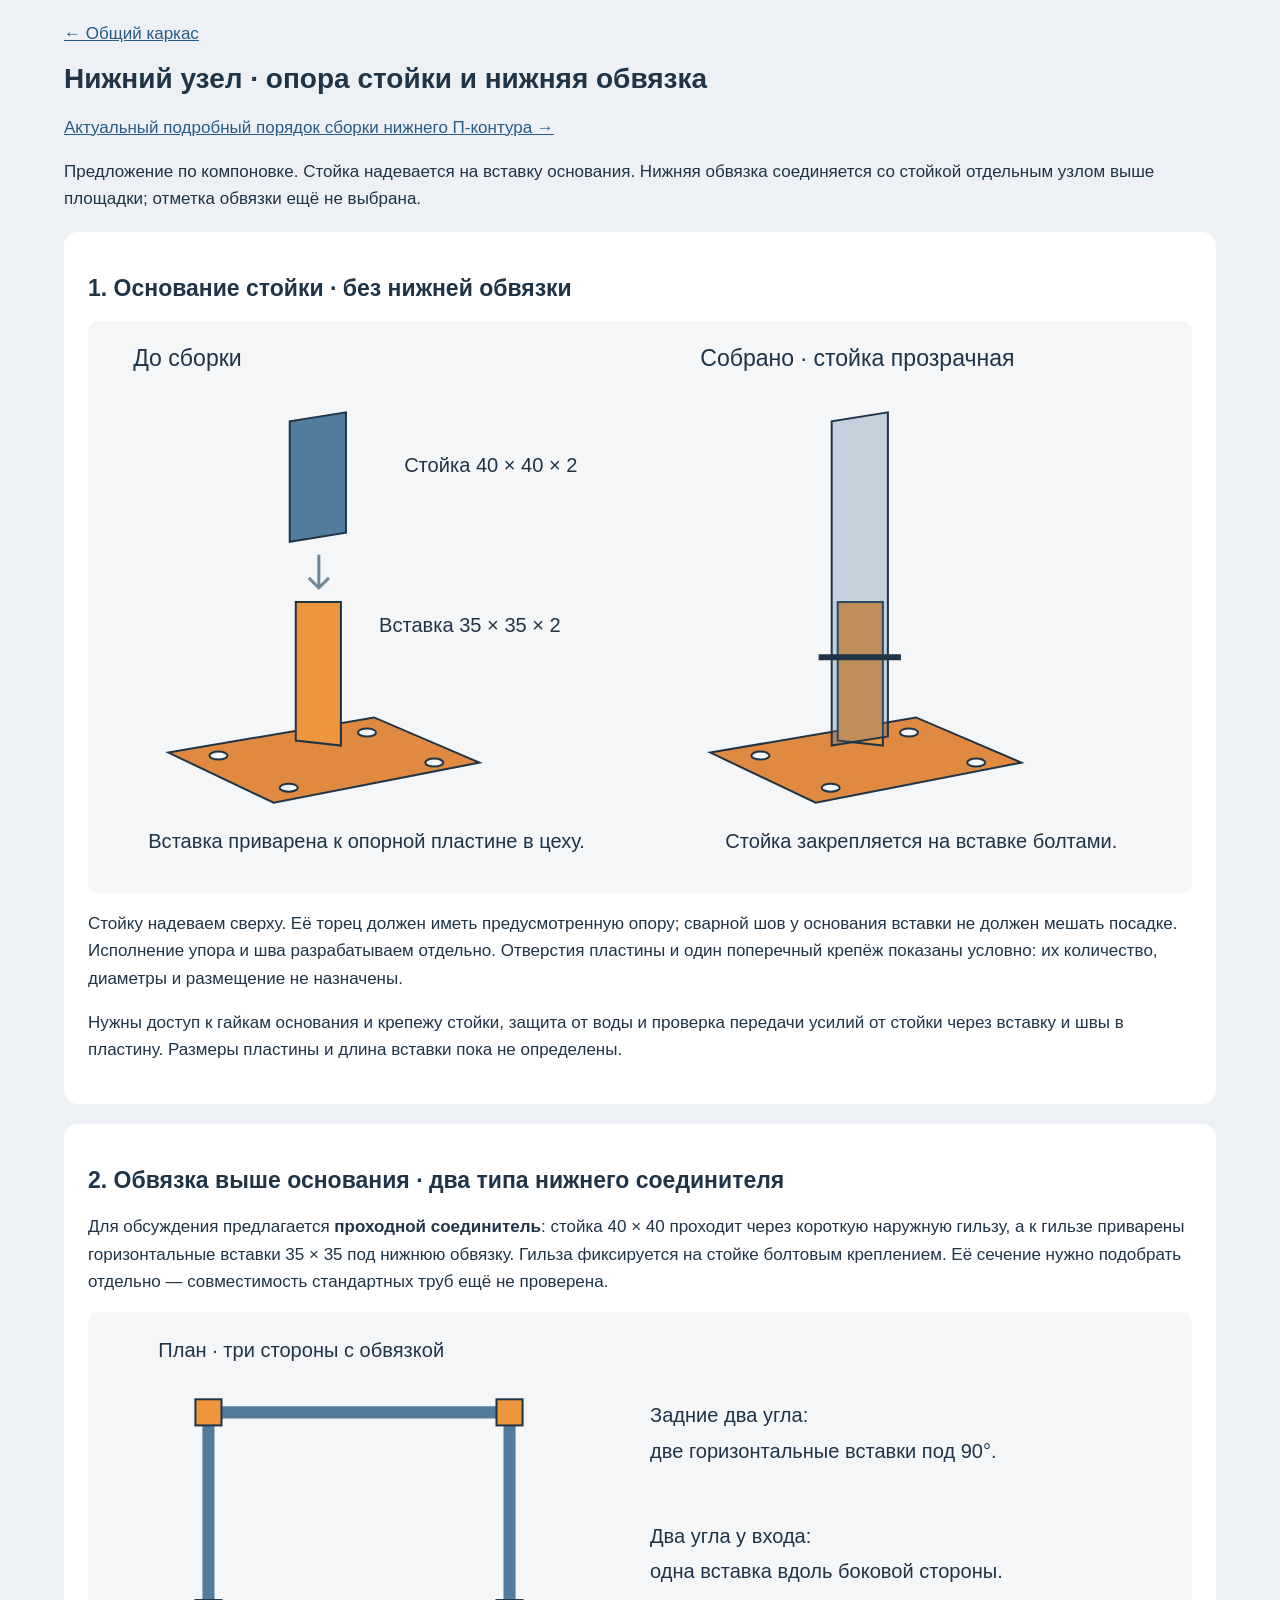
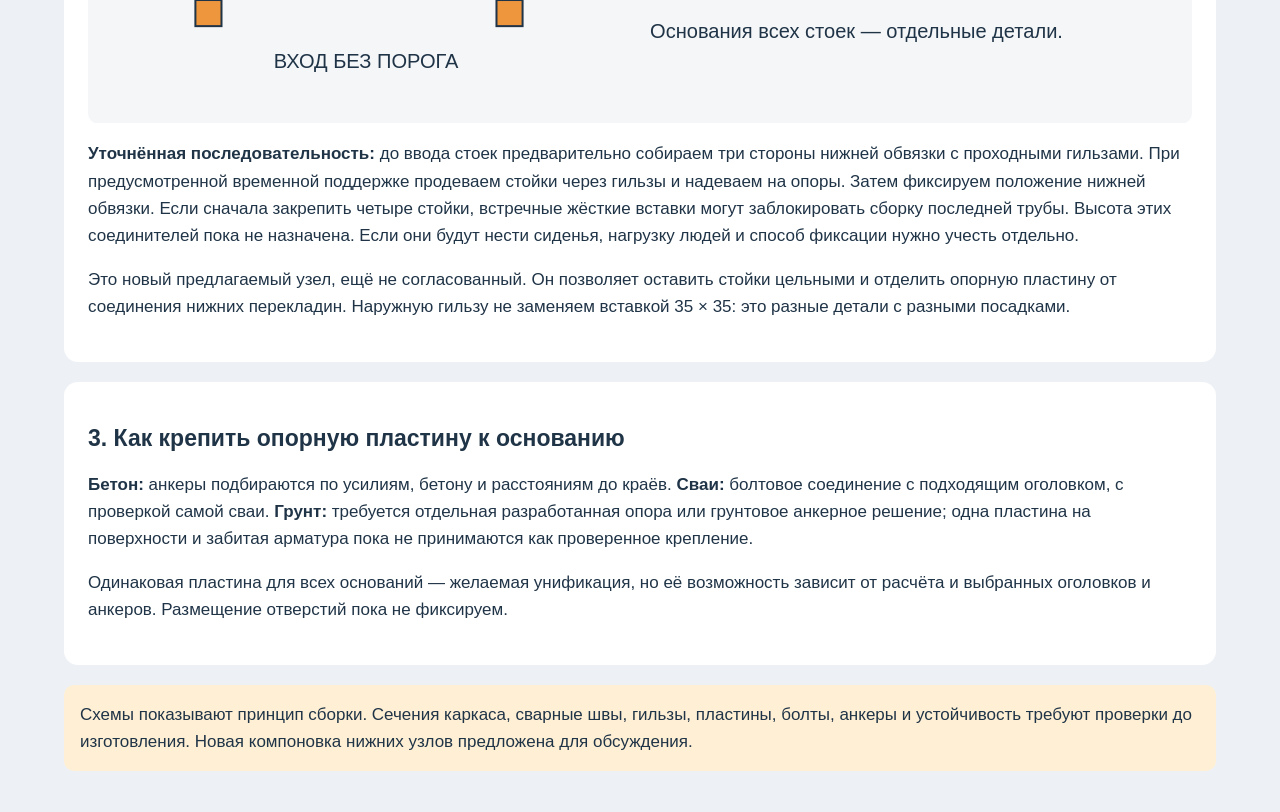
<file: base-assembly.html>
﻿<!doctype html><html lang="ru"><meta charset="utf-8"><meta name="viewport" content="width=device-width,initial-scale=1"><title>Нижний узел каркаса</title><style>*{box-sizing:border-box}body{margin:0;background:#edf1f5;color:#203447;font:17px Arial,sans-serif}main{max-width:1200px;margin:auto;padding:24px}section{background:white;border-radius:14px;padding:24px;margin:20px 0}h1{font-size:28px}h2{font-size:23px}p{line-height:1.6}svg{width:100%;height:auto;display:block}a{color:#275c85}.note{padding:16px;background:#fff0d5;border-radius:10px}</style>
<main><a href="frame-concept.html">← Общий каркас</a><h1>Нижний узел · опора стойки и нижняя обвязка</h1><p><a href="assembly-guide.html#step-1">Актуальный подробный порядок сборки нижнего П-контура →</a></p><p>Предложение по компоновке. Стойка надевается на вставку основания. Нижняя обвязка соединяется со стойкой отдельным узлом выше площадки; отметка обвязки ещё не выбрана.</p>
<section><h2>1. Основание стойки · без нижней обвязки</h2>
<svg xmlns="http://www.w3.org/2000/svg" viewBox="0 0 1100 570" role="img" aria-label="Раздвинутый и собранный вид опорного основания стойки">
<rect width="1100" height="570" rx="10" fill="#f4f6f8"/>
<g font-family="Arial,sans-serif" fill="#203447" font-size="23"><text x="45" y="45">До сборки</text><text x="610" y="45">Собрано · стойка прозрачная</text></g>
<g stroke="#203447" stroke-width="2"><path d="M80 430L285 395L390 440L185 480Z" fill="#df8a40"/><path d="M207 418V280H252V423Z" fill="#ee963d"/>
<path d="M201 220V100L257 91V211Z" fill="#527c9d"/>
<path d="M620 430L825 395L930 440L725 480Z" fill="#df8a40"/><path d="M747 418V280H792V423Z" fill="#ee963d"/><path d="M741 423V100L797 91V414Z" fill="#527c9d" fill-opacity=".3"/>
</g>
<g fill="#f4f6f8" stroke="#203447" stroke-width="2"><ellipse cx="130" cy="433" rx="9" ry="4"/><ellipse cx="278" cy="410" rx="9" ry="4"/><ellipse cx="345" cy="440" rx="9" ry="4"/><ellipse cx="200" cy="465" rx="9" ry="4"/><ellipse cx="670" cy="433" rx="9" ry="4"/><ellipse cx="818" cy="410" rx="9" ry="4"/><ellipse cx="885" cy="440" rx="9" ry="4"/><ellipse cx="740" cy="465" rx="9" ry="4"/></g>
<path d="M230 233V266M220 256L230 266L240 256" fill="none" stroke="#718797" stroke-width="3"/>
<path d="M728 335H810" stroke="#203447" stroke-width="6"/>
<g fill="#203447" font-family="Arial,sans-serif" font-size="20"><text x="315" y="150">Стойка 40 × 40 × 2</text><text x="290" y="310">Вставка 35 × 35 × 2</text><text x="60" y="525">Вставка приварена к опорной пластине в цеху.</text><text x="635" y="525">Стойка закрепляется на вставке болтами.</text></g>
</svg>
<p>Стойку надеваем сверху. Её торец должен иметь предусмотренную опору; сварной шов у основания вставки не должен мешать посадке. Исполнение упора и шва разрабатываем отдельно. Отверстия пластины и один поперечный крепёж показаны условно: их количество, диаметры и размещение не назначены.</p>
<p>Нужны доступ к гайкам основания и крепежу стойки, защита от воды и проверка передачи усилий от стойки через вставку и швы в пластину. Размеры пластины и длина вставки пока не определены.</p></section>
<section><h2>2. Обвязка выше основания · два типа нижнего соединителя</h2>
<p>Для обсуждения предлагается <strong>проходной соединитель</strong>: стойка 40 × 40 проходит через короткую наружную гильзу, а к гильзе приварены горизонтальные вставки 35 × 35 под нижнюю обвязку. Гильза фиксируется на стойке болтовым креплением. Её сечение нужно подобрать отдельно — совместимость стандартных труб ещё не проверена.</p>
<svg xmlns="http://www.w3.org/2000/svg" viewBox="0 0 1100 410" role="img" aria-label="План нижней обвязки и два варианта узлов">
<rect width="1100" height="410" rx="10" fill="#f4f6f8"/>
<path d="M120 300V100H420V300" fill="none" stroke="#527c9d" stroke-width="12"/>
<g fill="#ee963d" stroke="#203447" stroke-width="2"><rect x="107" y="87" width="26" height="26"/><rect x="407" y="87" width="26" height="26"/><rect x="107" y="287" width="26" height="26"/><rect x="407" y="287" width="26" height="26"/></g>
<g fill="#203447" font-family="Arial,sans-serif" font-size="20"><text x="70" y="45">План · три стороны с обвязкой</text><text x="185" y="355">ВХОД БЕЗ ПОРОГА</text><text x="560" y="110">Задние два угла:</text><text x="560" y="145">две горизонтальные вставки под 90°.</text><text x="560" y="230">Два угла у входа:</text><text x="560" y="265">одна вставка вдоль боковой стороны.</text><text x="560" y="325">Основания всех стоек — отдельные детали.</text></g>
</svg>
<p><strong>Уточнённая последовательность:</strong> до ввода стоек предварительно собираем три стороны нижней обвязки с проходными гильзами. При предусмотренной временной поддержке продеваем стойки через гильзы и надеваем на опоры. Затем фиксируем положение нижней обвязки. Если сначала закрепить четыре стойки, встречные жёсткие вставки могут заблокировать сборку последней трубы. Высота этих соединителей пока не назначена. Если они будут нести сиденья, нагрузку людей и способ фиксации нужно учесть отдельно.</p>
<p>Это новый предлагаемый узел, ещё не согласованный. Он позволяет оставить стойки цельными и отделить опорную пластину от соединения нижних перекладин. Наружную гильзу не заменяем вставкой 35 × 35: это разные детали с разными посадками.</p></section>
<section><h2>3. Как крепить опорную пластину к основанию</h2>
<p><strong>Бетон:</strong> анкеры подбираются по усилиям, бетону и расстояниям до краёв. <strong>Сваи:</strong> болтовое соединение с подходящим оголовком, с проверкой самой сваи. <strong>Грунт:</strong> требуется отдельная разработанная опора или грунтовое анкерное решение; одна пластина на поверхности и забитая арматура пока не принимаются как проверенное крепление.</p><p>Одинаковая пластина для всех оснований — желаемая унификация, но её возможность зависит от расчёта и выбранных оголовков и анкеров. Размещение отверстий пока не фиксируем.</p></section>
<p class="note">Схемы показывают принцип сборки. Сечения каркаса, сварные швы, гильзы, пластины, болты, анкеры и устойчивость требуют проверки до изготовления. Новая компоновка нижних узлов предложена для обсуждения.</p></main></html>
</file>
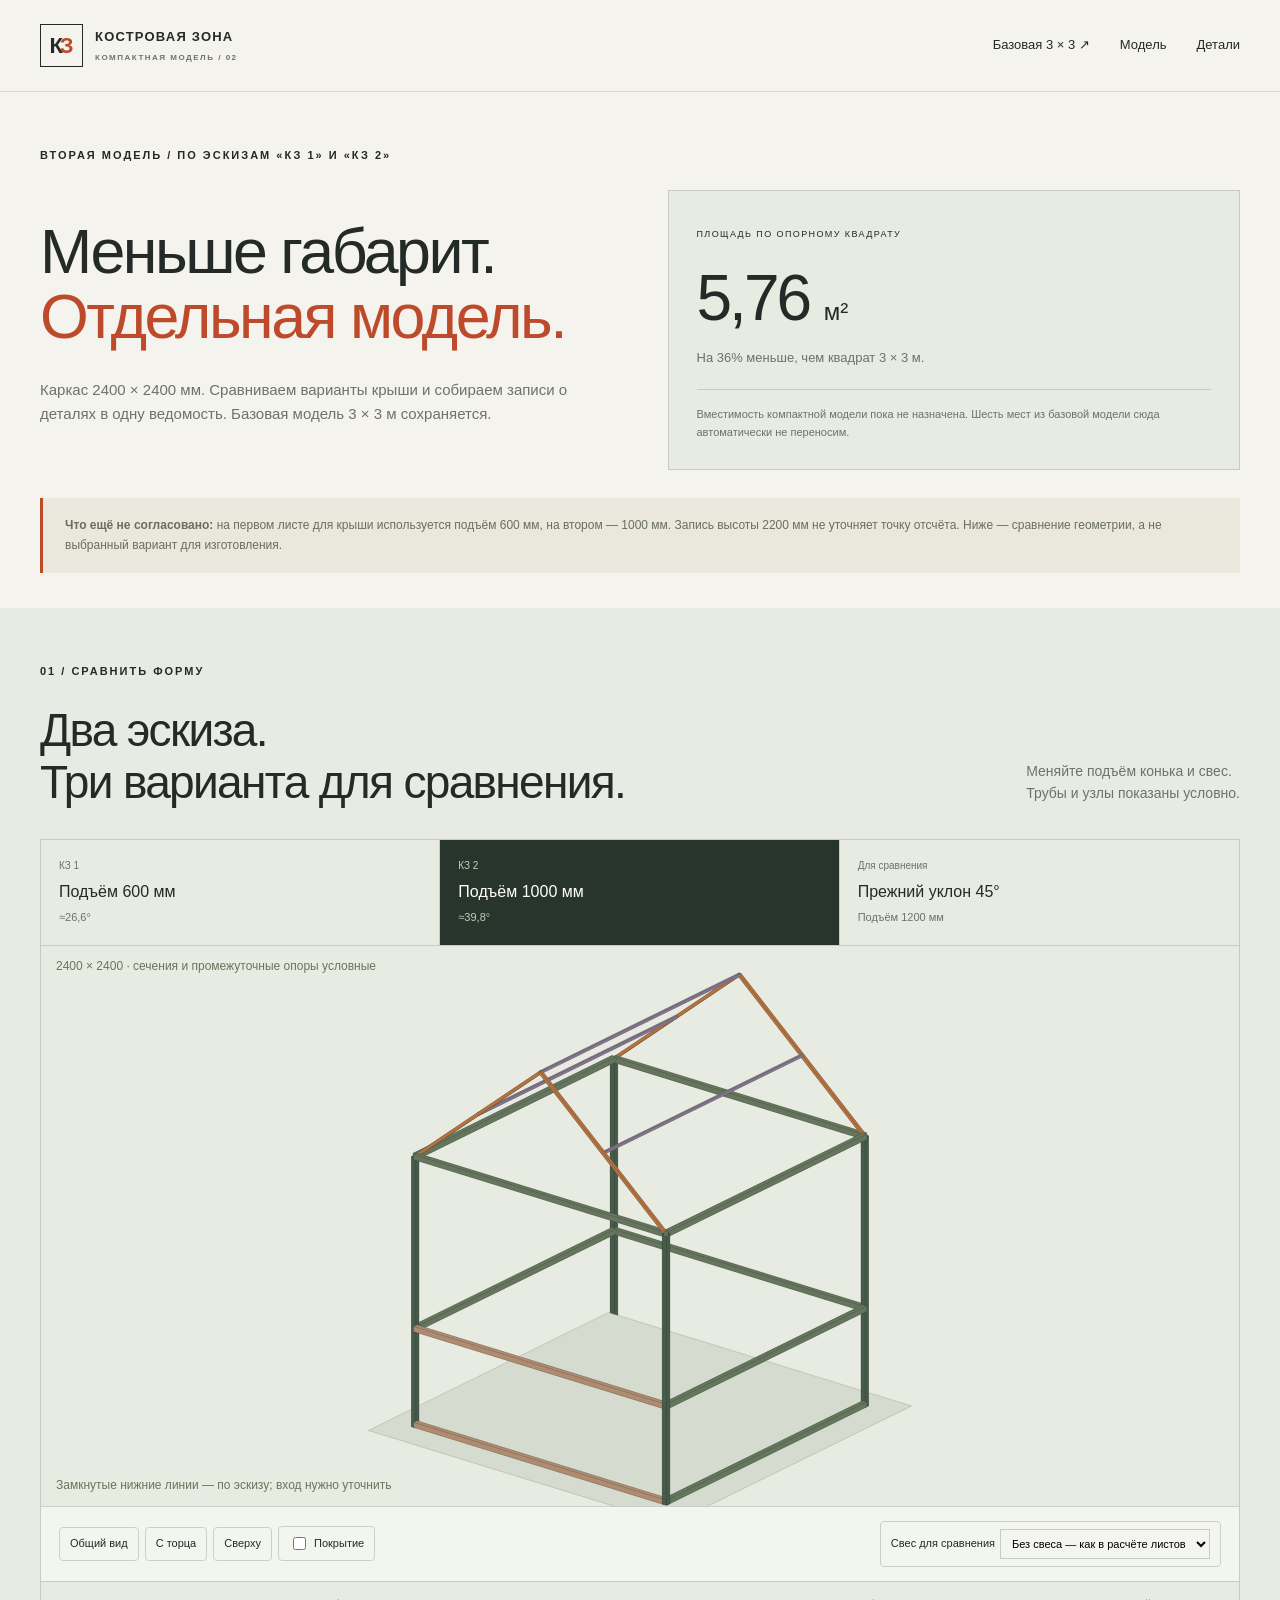
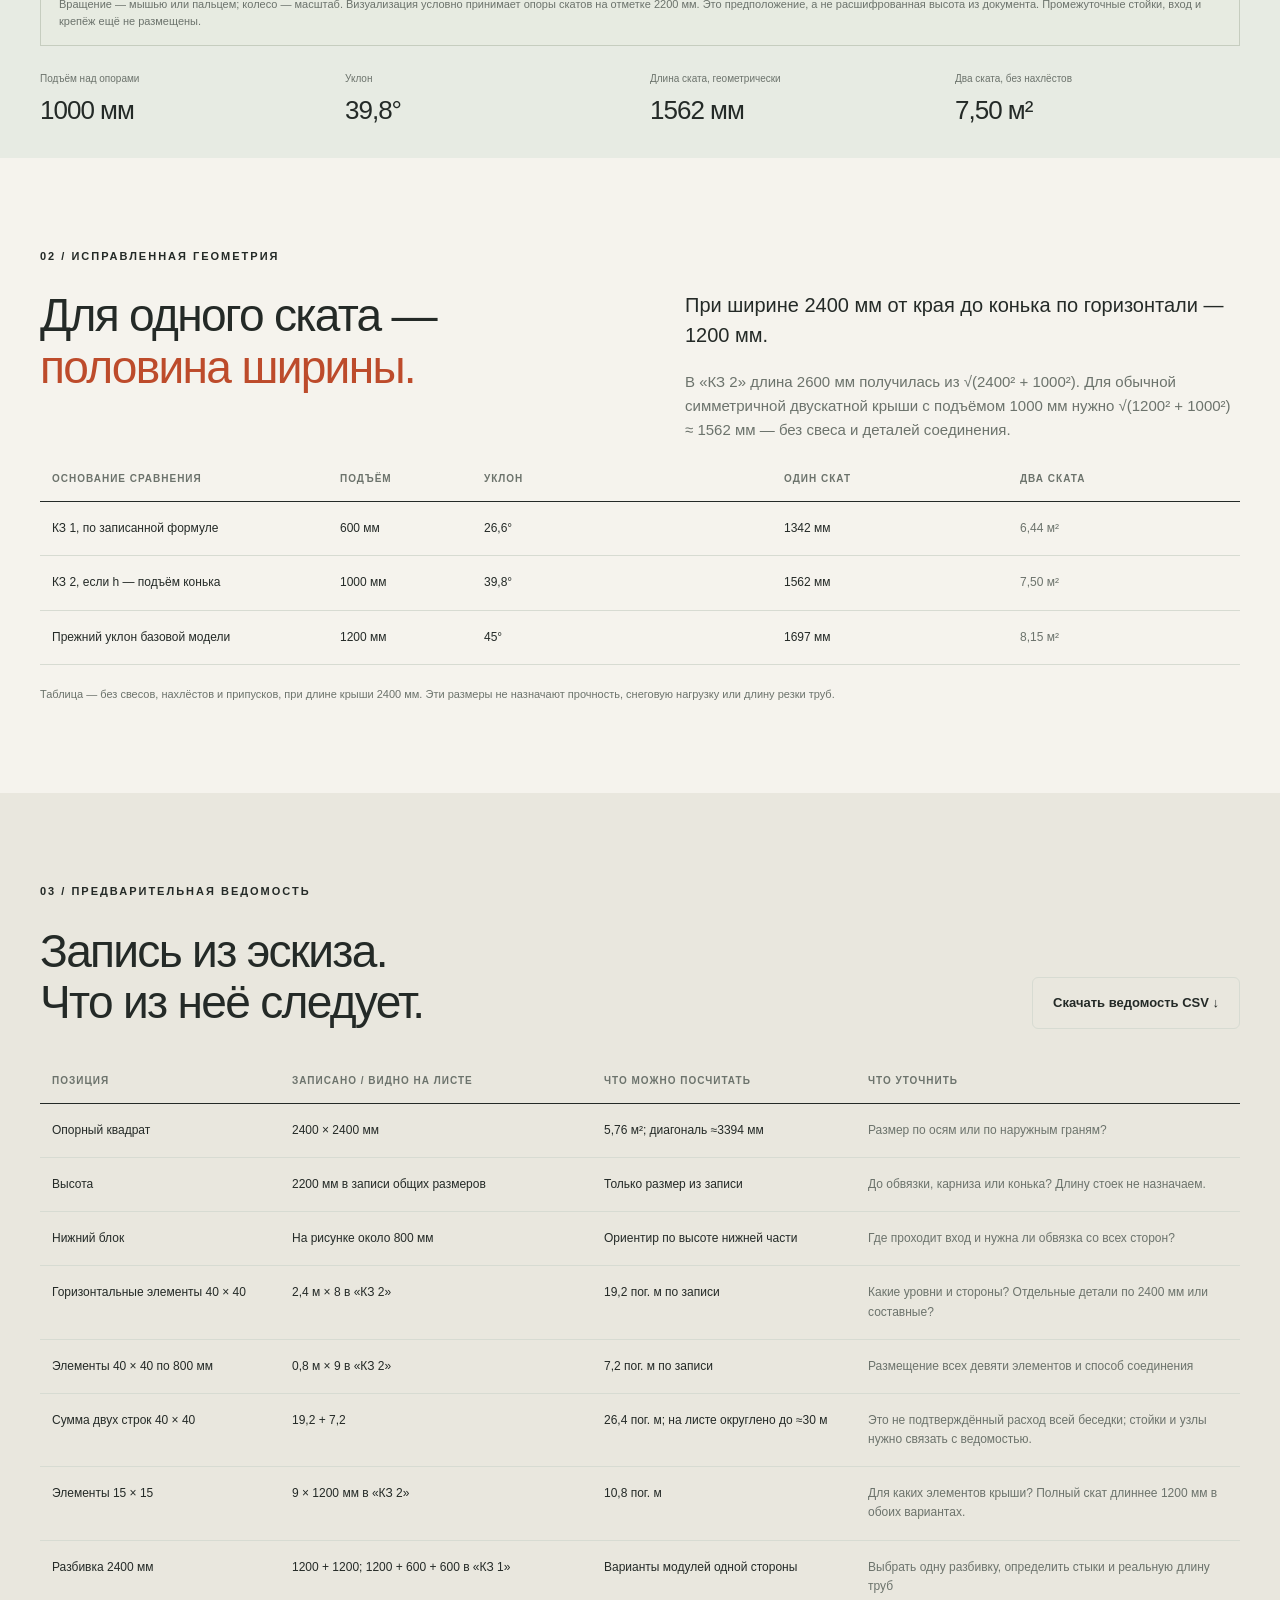
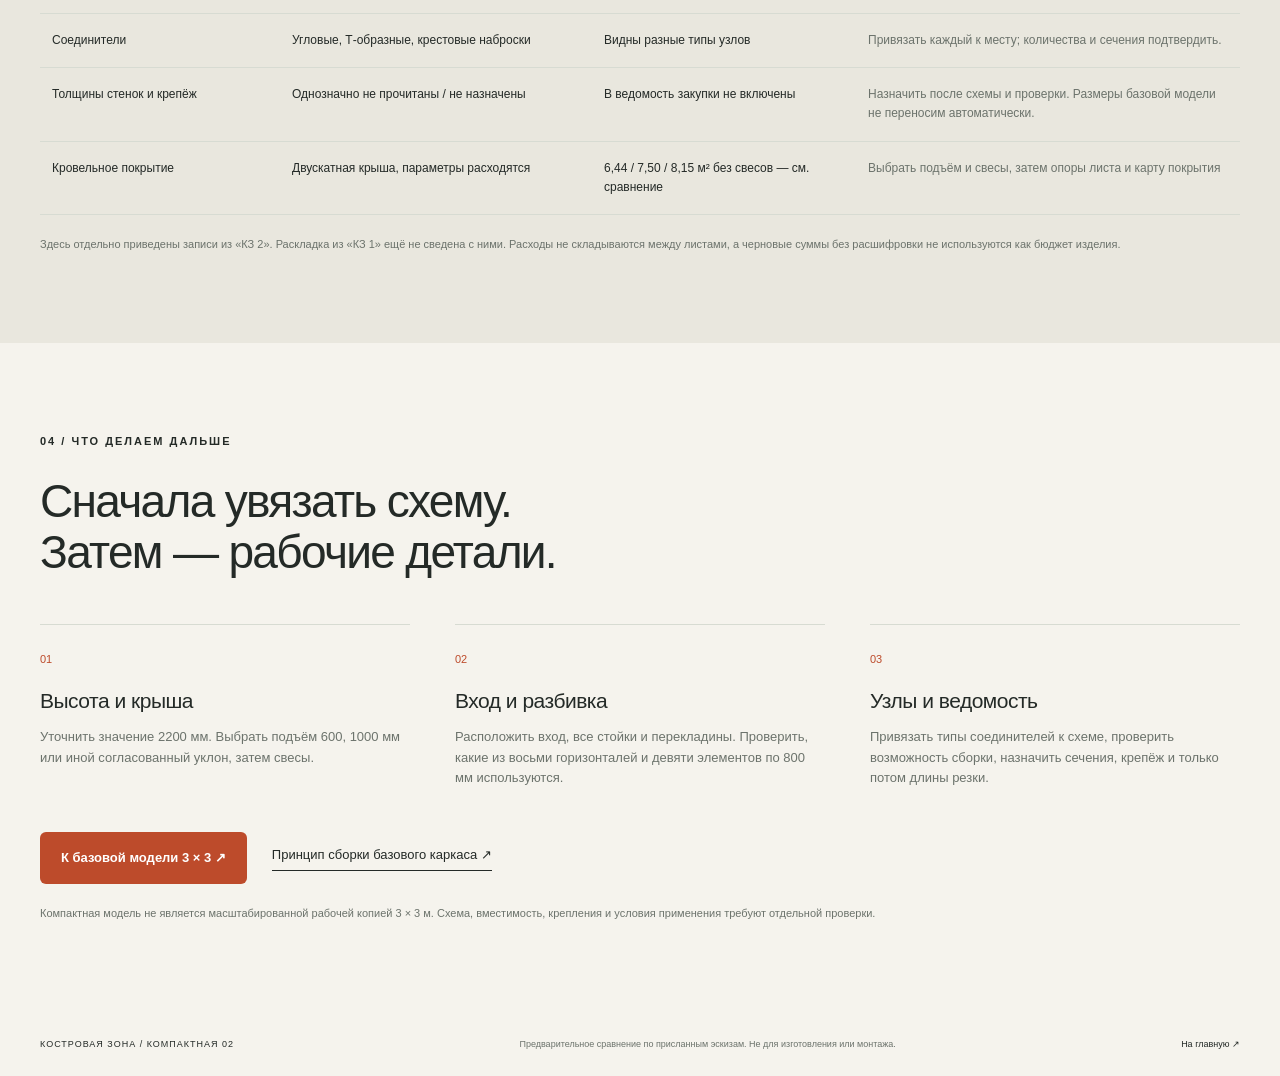
<file: compact.html>
<!doctype html><html lang="ru"><head><meta charset="utf-8"><meta name="viewport" content="width=device-width,initial-scale=1"><meta name="theme-color" content="#242a27"><title>Компактная 2,4 × 2,4 — Костровая зона</title><meta name="description" content="Вторая модель костровой зоны 2,4 × 2,4 м: сравнение геометрии крыши по эскизам КЗ 1 и КЗ 2 и предварительная ведомость."><link rel="stylesheet" href="presentation.css"><link rel="stylesheet" href="compact.css"><script src="compact.js" defer></script></head><body>
<header class="site-header"><a class="brand" href="index.html"><span class="brand-mark" aria-hidden="true">К<span>З</span></span><span>КОСТРОВАЯ ЗОНА<small>КОМПАКТНАЯ МОДЕЛЬ / 02</small></span></a><nav><a href="index.html#model">Базовая 3 × 3 ↗</a><a href="#compact-model">Модель</a><a href="#compact-kit">Детали</a></nav></header>
<main><section class="wrap compact-intro"><p class="eyebrow">ВТОРАЯ МОДЕЛЬ / ПО ЭСКИЗАМ «КЗ 1» И «КЗ 2»</p><div class="story-grid"><div><h1>Меньше габарит.<br><em>Отдельная модель.</em></h1><p class="hero-copy">Каркас 2400 × 2400 мм. Сравниваем варианты крыши и собираем записи о деталях в одну ведомость. Базовая модель 3 × 3 м сохраняется.</p></div><aside class="compact-spec"><span>ПЛОЩАДЬ ПО ОПОРНОМУ КВАДРАТУ</span><strong>5,76 <small>м²</small></strong><p>На 36% меньше, чем квадрат 3 × 3 м.</p><div>Вместимость компактной модели пока не назначена. Шесть мест из базовой модели сюда автоматически не переносим.</div></aside></div><p class="compact-note"><strong>Что ещё не согласовано:</strong> на первом листе для крыши используется подъём 600 мм, на втором — 1000 мм. Запись высоты 2200 мм не уточняет точку отсчёта. Ниже — сравнение геометрии, а не выбранный вариант для изготовления.</p></section>

<section class="model-section" id="compact-model"><div class="wrap section-heading"><div><p class="eyebrow">01 / СРАВНИТЬ ФОРМУ</p><h2>Два эскиза.<br>Три варианта для сравнения.</h2></div><p>Меняйте подъём конька и свес.<br>Трубы и узлы показаны условно.</p></div><div class="wrap compact-viewer"><div class="roof-options" role="group" aria-label="Варианты крыши"><button type="button" data-rise="600" aria-pressed="false">КЗ 1 <strong>Подъём 600 мм</strong><span>≈26,6°</span></button><button type="button" data-rise="1000" class="active" aria-pressed="true">КЗ 2 <strong>Подъём 1000 мм</strong><span>≈39,8°</span></button><button type="button" data-rise="1200" aria-pressed="false">Для сравнения <strong>Прежний уклон 45°</strong><span>Подъём 1200 мм</span></button></div><canvas id="compact-scene" aria-label="Вращаемая схема компактного каркаса с изменяемой крышей"></canvas><div class="viewer-controls"><div class="control-group"><button type="button" data-view="general">Общий вид</button><button type="button" data-view="front">С торца</button><button type="button" data-view="top">Сверху</button><label><input type="checkbox" id="compact-roof">Покрытие</label></div><label class="overhang-label">Свес для сравнения<select id="compact-overhang"><option value="0">Без свеса — как в расчёте листов</option><option value="200">По 200 мм с четырёх сторон</option><option value="300">По 300 мм с четырёх сторон</option></select></label></div><p class="compact-view-note">Вращение — мышью или пальцем; колесо — масштаб. Визуализация условно принимает опоры скатов на отметке 2200 мм. Это предположение, а не расшифрованная высота из документа. Промежуточные стойки, вход и крепёж ещё не размещены.</p></div><div class="wrap compact-metrics" aria-live="polite"><div><span>Подъём над опорами</span><strong id="metric-rise"></strong></div><div><span>Уклон</span><strong id="metric-angle"></strong></div><div><span>Длина ската, геометрически</span><strong id="metric-slope"></strong></div><div><span>Два ската, без нахлёстов</span><strong id="metric-area"></strong></div></div></section>

<section class="wrap section-space"><p class="eyebrow">02 / ИСПРАВЛЕННАЯ ГЕОМЕТРИЯ</p><div class="story-grid"><h2>Для одного ската —<br><em>половина ширины.</em></h2><div><p class="lead">При ширине 2400 мм от края до конька по горизонтали — 1200 мм.</p><p>В «КЗ 2» длина 2600 мм получилась из √(2400² + 1000²). Для обычной симметричной двускатной крыши с подъёмом 1000 мм нужно √(1200² + 1000²) ≈ 1562 мм — без свеса и деталей соединения.</p></div></div><div class="table-scroll"><table><thead><tr><th>Основание сравнения</th><th>Подъём</th><th>Уклон</th><th>Один скат</th><th>Два ската</th></tr></thead><tbody><tr><td>КЗ 1, по записанной формуле</td><td>600 мм</td><td>26,6°</td><td>1342 мм</td><td>6,44 м²</td></tr><tr><td>КЗ 2, если h — подъём конька</td><td>1000 мм</td><td>39,8°</td><td>1562 мм</td><td>7,50 м²</td></tr><tr><td>Прежний уклон базовой модели</td><td>1200 мм</td><td>45°</td><td>1697 мм</td><td>8,15 м²</td></tr></tbody></table></div><p class="small-note">Таблица — без свесов, нахлёстов и припусков, при длине крыши 2400 мм. Эти размеры не назначают прочность, снеговую нагрузку или длину резки труб.</p></section>

<section class="compact-kit-section" id="compact-kit"><div class="wrap section-space"><div class="section-heading"><div><p class="eyebrow">03 / ПРЕДВАРИТЕЛЬНАЯ ВЕДОМОСТЬ</p><h2>Запись из эскиза.<br>Что из неё следует.</h2></div><a class="button outline" href="compact-bom.csv" download>Скачать ведомость CSV ↓</a></div><div class="table-scroll"><table><thead><tr><th>Позиция</th><th>Записано / видно на листе</th><th>Что можно посчитать</th><th>Что уточнить</th></tr></thead><tbody>
<tr><td>Опорный квадрат</td><td>2400 × 2400 мм</td><td>5,76 м²; диагональ ≈3394 мм</td><td>Размер по осям или по наружным граням?</td></tr><tr><td>Высота</td><td>2200 мм в записи общих размеров</td><td>Только размер из записи</td><td>До обвязки, карниза или конька? Длину стоек не назначаем.</td></tr><tr><td>Нижний блок</td><td>На рисунке около 800 мм</td><td>Ориентир по высоте нижней части</td><td>Где проходит вход и нужна ли обвязка со всех сторон?</td></tr><tr><td>Горизонтальные элементы 40 × 40</td><td>2,4 м × 8 в «КЗ 2»</td><td>19,2 пог. м по записи</td><td>Какие уровни и стороны? Отдельные детали по 2400 мм или составные?</td></tr><tr><td>Элементы 40 × 40 по 800 мм</td><td>0,8 м × 9 в «КЗ 2»</td><td>7,2 пог. м по записи</td><td>Размещение всех девяти элементов и способ соединения</td></tr><tr><td>Сумма двух строк 40 × 40</td><td>19,2 + 7,2</td><td>26,4 пог. м; на листе округлено до ≈30 м</td><td>Это не подтверждённый расход всей беседки; стойки и узлы нужно связать с ведомостью.</td></tr><tr><td>Элементы 15 × 15</td><td>9 × 1200 мм в «КЗ 2»</td><td>10,8 пог. м</td><td>Для каких элементов крыши? Полный скат длиннее 1200 мм в обоих вариантах.</td></tr><tr><td>Разбивка 2400 мм</td><td>1200 + 1200; 1200 + 600 + 600 в «КЗ 1»</td><td>Варианты модулей одной стороны</td><td>Выбрать одну разбивку, определить стыки и реальную длину труб</td></tr><tr><td>Соединители</td><td>Угловые, Т-образные, крестовые наброски</td><td>Видны разные типы узлов</td><td>Привязать каждый к месту; количества и сечения подтвердить.</td></tr><tr><td>Толщины стенок и крепёж</td><td>Однозначно не прочитаны / не назначены</td><td>В ведомость закупки не включены</td><td>Назначить после схемы и проверки. Размеры базовой модели не переносим автоматически.</td></tr><tr><td>Кровельное покрытие</td><td>Двускатная крыша, параметры расходятся</td><td>6,44 / 7,50 / 8,15 м² без свесов — см. сравнение</td><td>Выбрать подъём и свесы, затем опоры листа и карту покрытия</td></tr></tbody></table></div><p class="small-note">Здесь отдельно приведены записи из «КЗ 2». Раскладка из «КЗ 1» ещё не сведена с ними. Расходы не складываются между листами, а черновые суммы без расшифровки не используются как бюджет изделия.</p></div></section>

<section class="wrap section-space"><p class="eyebrow">04 / ЧТО ДЕЛАЕМ ДАЛЬШЕ</p><h2>Сначала увязать схему.<br>Затем — рабочие детали.</h2><div class="value-row"><article><span>01</span><h3>Высота и крыша</h3><p>Уточнить значение 2200 мм. Выбрать подъём 600, 1000 мм или иной согласованный уклон, затем свесы.</p></article><article><span>02</span><h3>Вход и разбивка</h3><p>Расположить вход, все стойки и перекладины. Проверить, какие из восьми горизонталей и девяти элементов по 800 мм используются.</p></article><article><span>03</span><h3>Узлы и ведомость</h3><p>Привязать типы соединителей к схеме, проверить возможность сборки, назначить сечения, крепёж и только потом длины резки.</p></article></div><div class="actions"><a class="button primary" href="index.html#model">К базовой модели 3 × 3 ↗</a><a class="text-link" href="assembly-guide.html">Принцип сборки базового каркаса ↗</a></div><p class="small-note">Компактная модель не является масштабированной рабочей копией 3 × 3 м. Схема, вместимость, крепления и условия применения требуют отдельной проверки.</p></section></main><footer class="wrap"><span>КОСТРОВАЯ ЗОНА / КОМПАКТНАЯ 02</span><p>Предварительное сравнение по присланным эскизам. Не для изготовления или монтажа.</p><a href="index.html">На главную ↗</a></footer></body></html>
</file>
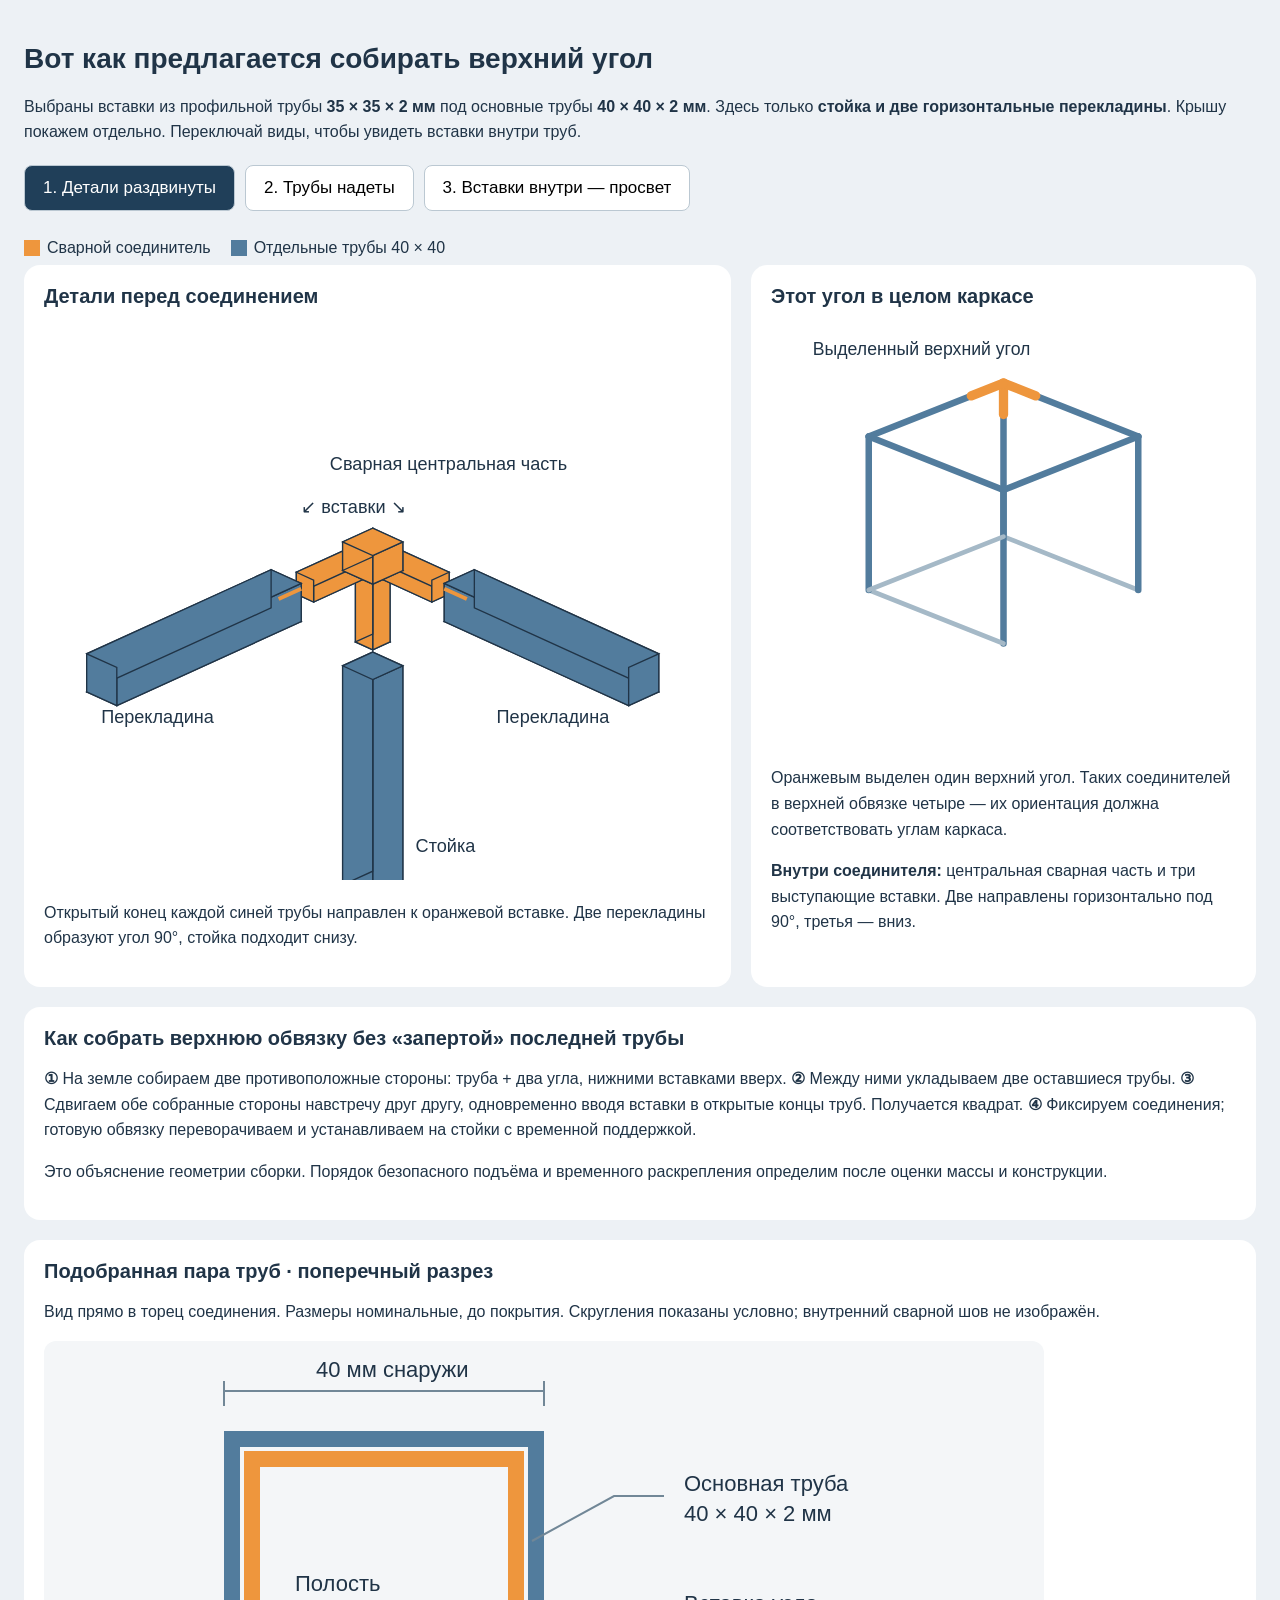
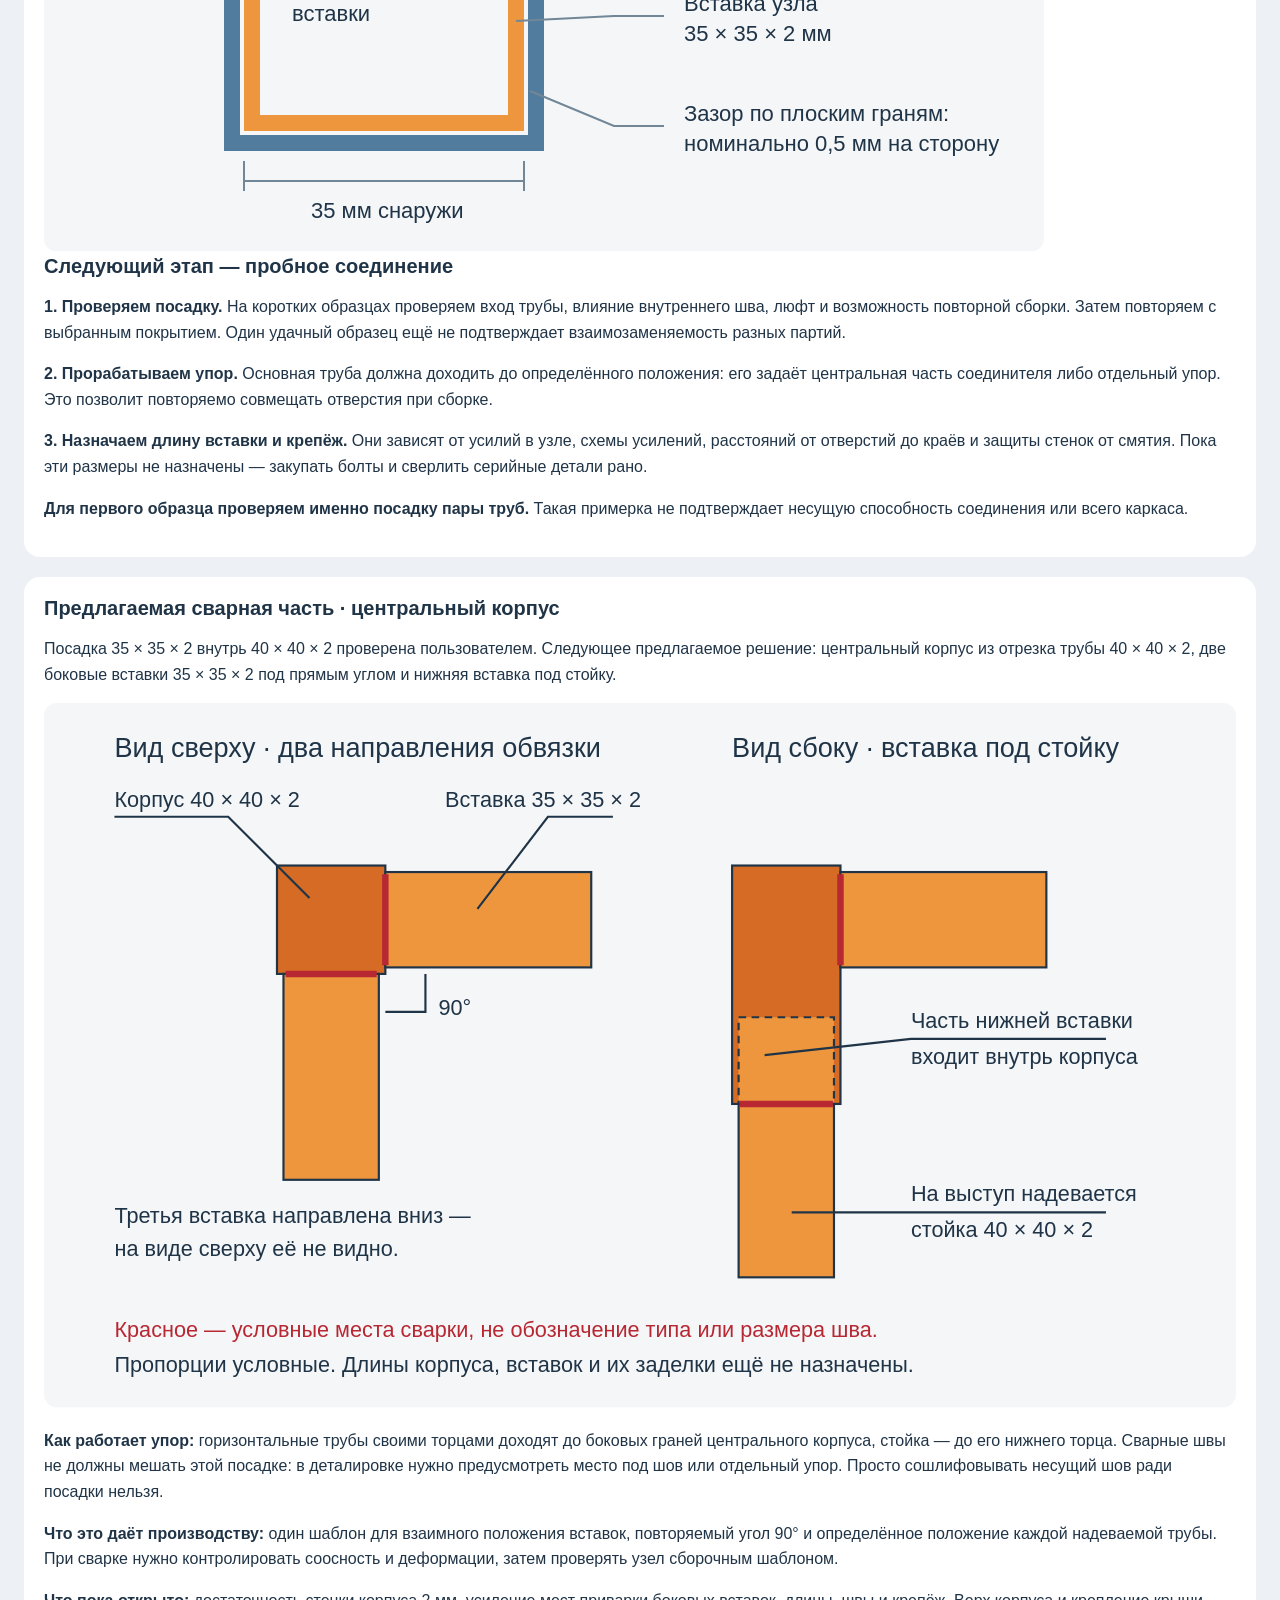
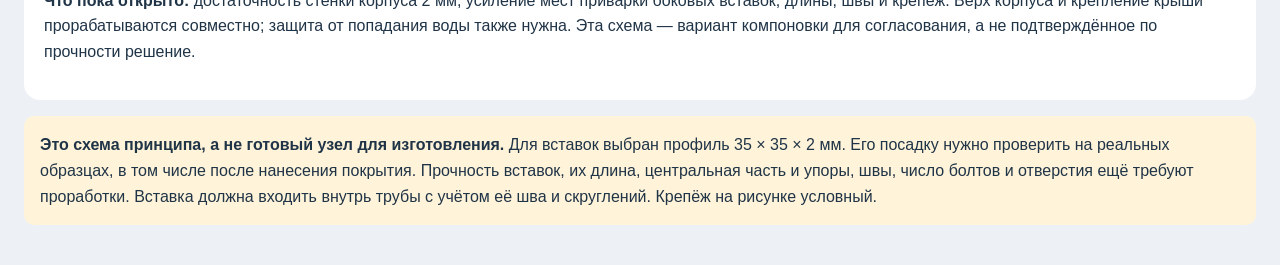
<file: corner-assembly.html>
﻿<!doctype html><html lang="ru"><meta charset="utf-8"><meta name="viewport" content="width=device-width,initial-scale=1"><title>Как собирается угол каркаса</title>
<style>*{box-sizing:border-box}body{font-family:Arial,sans-serif;margin:0;background:#edf1f5;color:#203447}main{max-width:1300px;margin:auto;padding:24px}h1{font-size:28px}p{line-height:1.6}.controls{display:flex;gap:10px;flex-wrap:wrap;margin:20px 0}button{padding:12px 18px;border:1px solid #bbc8d2;border-radius:8px;background:white;font-size:17px;cursor:pointer}button.active{background:#203f59;color:white}.grid{display:grid;grid-template-columns:1.4fr 1fr;gap:20px}.card{background:white;border-radius:16px;padding:20px}svg{width:100%;height:auto}h2{font-size:20px;margin:0 0 10px}.legend span{display:inline-block;margin:8px 20px 8px 0}.chip{display:inline-block;width:16px;height:16px;margin-right:7px;vertical-align:middle}.note{background:#fff3d9;padding:16px;border-radius:10px}@media(max-width:850px){.grid{grid-template-columns:1fr}}</style>
<main><h1>Вот как предлагается собирать верхний угол</h1><p>Выбраны вставки из профильной трубы <strong>35 × 35 × 2 мм</strong> под основные трубы <strong>40 × 40 × 2 мм</strong>. Здесь только <strong>стойка и две горизонтальные перекладины</strong>. Крышу покажем отдельно. Переключай виды, чтобы увидеть вставки внутри труб.</p>
<div class="controls"><button id="b0" onclick="setMode(0)">1. Детали раздвинуты</button><button id="b1" onclick="setMode(1)">2. Трубы надеты</button><button id="b2" onclick="setMode(2)">3. Вставки внутри — просвет</button></div>
<div class="legend"><span><i class="chip" style="background:#ee963d"></i>Сварной соединитель</span><span><i class="chip" style="background:#527c9d"></i>Отдельные трубы 40 × 40</span></div>
<div class="grid"><section class="card"><h2 id="viewTitle"></h2><svg id="node" viewBox="0 0 700 590" aria-label="Объёмная схема соединителя"></svg><p id="caption"></p></section><section class="card"><h2>Этот угол в целом каркасе</h2><svg id="frame" viewBox="0 0 500 460" aria-label="Место соединителя в каркасе"></svg><p>Оранжевым выделен один верхний угол. Таких соединителей в верхней обвязке четыре — их ориентация должна соответствовать углам каркаса.</p><p><strong>Внутри соединителя:</strong> центральная сварная часть и три выступающие вставки. Две направлены горизонтально под 90°, третья — вниз.</p></section></div>
<section class="card" style="margin-top:20px"><h2>Как собрать верхнюю обвязку без «запертой» последней трубы</h2><p><strong>①</strong> На земле собираем две противоположные стороны: труба + два угла, нижними вставками вверх. <strong>②</strong> Между ними укладываем две оставшиеся трубы. <strong>③</strong> Сдвигаем обе собранные стороны навстречу друг другу, одновременно вводя вставки в открытые концы труб. Получается квадрат. <strong>④</strong> Фиксируем соединения; готовую обвязку переворачиваем и устанавливаем на стойки с временной поддержкой.</p><p>Это объяснение геометрии сборки. Порядок безопасного подъёма и временного раскрепления определим после оценки массы и конструкции.</p></section>
<section class="card" style="margin-top:20px">
<h2>Подобранная пара труб · поперечный разрез</h2>
<p>Вид прямо в торец соединения. Размеры номинальные, до покрытия. Скругления показаны условно; внутренний сварной шов не изображён.</p>
<svg xmlns="http://www.w3.org/2000/svg" viewBox="0 0 1000 510" style="max-width:1000px" role="img" aria-label="Разрез: вставка 35 на 35 внутри трубы 40 на 40">
<rect width="1000" height="510" rx="12" fill="#f4f6f8"/>
<path d="M180 90 H500 V410 H180Z M196 106 V394 H484 V106Z" fill="#527c9d" fill-rule="evenodd"/>
<path d="M200 110 H480 V390 H200Z M216 126 V374 H464 V126Z" fill="#ee963d" fill-rule="evenodd"/>
<g stroke="#718797" stroke-width="2" fill="none"><path d="M180 65V40M500 65V40M180 50H500"/><path d="M200 420V450M480 420V450M200 440H480"/><path d="M488 200L570 155H620M472 280L570 275H620M486 350L570 385H620"/></g>
<g font-family="Arial,sans-serif" fill="#203447" font-size="22"><text x="272" y="36">40 мм снаружи</text><text x="267" y="477">35 мм снаружи</text><text x="640" y="150">Основная труба</text><text x="640" y="180">40 × 40 × 2 мм</text><text x="640" y="270">Вставка узла</text><text x="640" y="300">35 × 35 × 2 мм</text><text x="640" y="380">Зазор по плоским граням:</text><text x="640" y="410">номинально 0,5 мм на сторону</text><text x="251" y="250">Полость</text><text x="248" y="280">вставки</text></g>
</svg>
<h2>Следующий этап — пробное соединение</h2>
<p><strong>1. Проверяем посадку.</strong> На коротких образцах проверяем вход трубы, влияние внутреннего шва, люфт и возможность повторной сборки. Затем повторяем с выбранным покрытием. Один удачный образец ещё не подтверждает взаимозаменяемость разных партий.</p>
<p><strong>2. Прорабатываем упор.</strong> Основная труба должна доходить до определённого положения: его задаёт центральная часть соединителя либо отдельный упор. Это позволит повторяемо совмещать отверстия при сборке.</p>
<p><strong>3. Назначаем длину вставки и крепёж.</strong> Они зависят от усилий в узле, схемы усилений, расстояний от отверстий до краёв и защиты стенок от смятия. Пока эти размеры не назначены — закупать болты и сверлить серийные детали рано.</p>
<p><strong>Для первого образца проверяем именно посадку пары труб.</strong> Такая примерка не подтверждает несущую способность соединения или всего каркаса.</p>
</section><section class="card" style="margin-top:20px">
<h2>Предлагаемая сварная часть · центральный корпус</h2>
<p>Посадка 35 × 35 × 2 внутрь 40 × 40 × 2 проверена пользователем. Следующее предлагаемое решение: центральный корпус из отрезка трубы 40 × 40 × 2, две боковые вставки 35 × 35 × 2 под прямым углом и нижняя вставка под стойку.</p>
<svg xmlns="http://www.w3.org/2000/svg" viewBox="0 0 1100 650" role="img" aria-label="Центральный корпус сварного углового узла: вид сверху и сбоку">
<rect width="1100" height="650" rx="12" fill="#f4f6f8"/>
<g font-family="Arial,sans-serif" fill="#203447"><text x="65" y="50" font-size="25">Вид сверху · два направления обвязки</text><text x="635" y="50" font-size="25">Вид сбоку · вставка под стойку</text></g>
<g stroke="#203447" stroke-width="2">
<rect x="215" y="150" width="100" height="100" fill="#d66b25"/>
<rect x="315" y="156" width="190" height="88" fill="#ee963d"/>
<rect x="221" y="250" width="88" height="190" fill="#ee963d"/>
<rect x="635" y="150" width="100" height="220" fill="#d66b25"/>
<rect x="735" y="156" width="190" height="88" fill="#ee963d"/>
<path d="M641 290H729V370H641Z" fill="#ee963d" stroke-dasharray="7 5"/>
<rect x="641" y="370" width="88" height="160" fill="#ee963d"/>
</g>
<g stroke="#203447" stroke-width="2" fill="none"><path d="M352 250V285H315"/><path d="M245 180L170 105H65"/><path d="M400 190L465 105H525"/><path d="M665 325L800 310H980"/><path d="M690 470L800 470H980"/></g>
<g stroke="#b72832" stroke-width="6"><path d="M315 158V242M223 250H307M735 158V242M642 370H728"/></g>
<g font-family="Arial,sans-serif" fill="#203447" font-size="20">
<text x="65" y="96">Корпус 40 × 40 × 2</text><text x="370" y="96">Вставка 35 × 35 × 2</text><text x="364" y="288">90°</text><text x="65" y="480">Третья вставка направлена вниз —</text><text x="65" y="510">на виде сверху её не видно.</text>
<text x="800" y="300">Часть нижней вставки</text><text x="800" y="333">входит внутрь корпуса</text><text x="800" y="460">На выступ надевается</text><text x="800" y="493">стойка 40 × 40 × 2</text>
<text x="65" y="585" fill="#b72832">Красное — условные места сварки, не обозначение типа или размера шва.</text><text x="65" y="617">Пропорции условные. Длины корпуса, вставок и их заделки ещё не назначены.</text>
</g></svg>
<p><strong>Как работает упор:</strong> горизонтальные трубы своими торцами доходят до боковых граней центрального корпуса, стойка — до его нижнего торца. Сварные швы не должны мешать этой посадке: в деталировке нужно предусмотреть место под шов или отдельный упор. Просто сошлифовывать несущий шов ради посадки нельзя.</p>
<p><strong>Что это даёт производству:</strong> один шаблон для взаимного положения вставок, повторяемый угол 90° и определённое положение каждой надеваемой трубы. При сварке нужно контролировать соосность и деформации, затем проверять узел сборочным шаблоном.</p>
<p><strong>Что пока открыто:</strong> достаточность стенки корпуса 2 мм, усиление мест приварки боковых вставок, длины, швы и крепёж. Верх корпуса и крепление крыши прорабатываются совместно; защита от попадания воды также нужна. Эта схема — вариант компоновки для согласования, а не подтверждённое по прочности решение.</p>
</section><p class="note"><strong>Это схема принципа, а не готовый узел для изготовления.</strong> Для вставок выбран профиль 35 × 35 × 2 мм. Его посадку нужно проверить на реальных образцах, в том числе после нанесения покрытия. Прочность вставок, их длина, центральная часть и упоры, швы, число болтов и отверстия ещё требуют проработки. Вставка должна входить внутрь трубы с учётом её шва и скруглений. Крепёж на рисунке условный.</p>
</main><script>
const ns='http://www.w3.org/2000/svg';let mode=0;
function el(svg,tag,attrs){let e=document.createElementNS(ns,tag);for(let k in attrs)e.setAttribute(k,attrs[k]);svg.appendChild(e);return e}
function project(p){return [345+(p[0]-p[1])*.79,250+(p[0]+p[1])*.36-p[2]]}
function beam(svg,a,b,w,color,opacity=1){let axis=a.findIndex((v,i)=>v!==b[i]);let other=[0,1,2].filter(i=>i!==axis);let pts=[];for(let end of [a,b])for(let signs of [[-1,-1],[1,-1],[1,1],[-1,1]]){let p=[...end];other.forEach((ax,j)=>p[ax]+=signs[j]*w/2);pts.push(project(p))}let faces=[[0,1,2,3],[0,1,5,4],[1,2,6,5],[2,3,7,6],[3,0,4,7],[4,5,6,7]];for(let f of faces)el(svg,'polygon',{points:f.map(i=>pts[i].join(',')).join(' '),fill:color,stroke:'#203447','stroke-width':1.4,opacity});}
function label(svg,x,y,t){let e=el(svg,'text',{x,y,fill:'#203447','font-family':'Arial','font-size':19});e.textContent=t}
function line(svg,a,b,color,width=4,dash=''){let p=project(a),q=project(b);el(svg,'line',{x1:p[0],y1:p[1],x2:q[0],y2:q[1],stroke:color,'stroke-width':width,'stroke-dasharray':dash})}
function render(){let s=document.getElementById('node');s.innerHTML='';let gap=mode===0?90:0,alpha=mode===2?.24:1;
// Internal welded connector: three orthogonal stubs, with a conceptual central body.
beam(s,[0,0,-90],[0,0,0],23,'#ee963d');beam(s,[0,0,0],[90,0,0],23,'#ee963d');beam(s,[0,0,0],[0,90,0],23,'#ee963d');beam(s,[0,0,-15],[0,0,15],40,'#ee963d');
beam(s,[0,0,-255-gap],[0,0,-25-gap],40,'#527c9d',alpha);
beam(s,[25+gap,0,0],[270+gap,0,0],40,'#527c9d',alpha);beam(s,[0,25+gap,0],[0,270+gap,0],40,'#527c9d',alpha);
if(mode===0){line(s,[95,0,0],[125,0,0],'#ee963d',4);line(s,[0,95,0],[0,125,0],'#ee963d',4);label(s,300,160,'Сварная центральная часть');label(s,60,425,'Перекладина');label(s,475,425,'Перекладина');label(s,390,560,'Стойка');label(s,270,205,'↙ вставки ↘');}
else{for(let p of [[65,0,0],[0,65,0],[0,0,-65]]){let q=project(p);el(s,'circle',{cx:q[0],cy:q[1],r:6,fill:'#f1cf6a',stroke:'#203447','stroke-width':2})}label(s,62,414,'Перекладина');label(s,465,414,'Перекладина');label(s,385,540,'Стойка');label(s,60,100,mode===2?'Оранжевые вставки скрыты внутри труб':'Трубы надеты на вставки до упоров');}
document.getElementById('viewTitle').textContent=['Детали перед соединением','Собранный угол','Тот же угол с прозрачными трубами'][mode];document.getElementById('caption').textContent=mode===0?'Открытый конец каждой синей трубы направлен к оранжевой вставке. Две перекладины образуют угол 90°, стойка подходит снизу.':mode===1?'Вставок снаружи почти не видно: их закрывают надетые трубы. Жёлтые точки условно обозначают крепёж через трубу и вставку.':'Прозрачность позволяет увидеть нахлёст трубы на вставку. Именно через этот участок проходит крепёж.';
for(let i=0;i<3;i++)document.getElementById('b'+i).className=i===mode?'active':'';
}
function setMode(m){mode=m;render()}
let f=document.getElementById('frame');function fp(p){return [250+(p[0]-p[1])*.63,235+(p[0]+p[1])*.25-p[2]*.75]};function fl(a,b,c,w){let p=fp(a),q=fp(b);el(f,'line',{x1:p[0],y1:p[1],x2:q[0],y2:q[1],stroke:c,'stroke-width':w,'stroke-linecap':'round'})}let corners=[[0,0],[230,0],[230,230],[0,230]];for(let i=0;i<4;i++){let a=corners[i],b=corners[(i+1)%4];fl([...a,0],[...a,220],'#527c9d',7);fl([...a,220],[...b,220],'#527c9d',7);if(i!==1)fl([...a,0],[...b,0],'#a5b9c7',5)}fl([0,0,175],[0,0,220],'#ee963d',10);fl([0,0,220],[55,0,220],'#ee963d',10);fl([0,0,220],[0,55,220],'#ee963d',10);label(f,45,40,'Выделенный верхний угол');render();
</script></html>
</file>
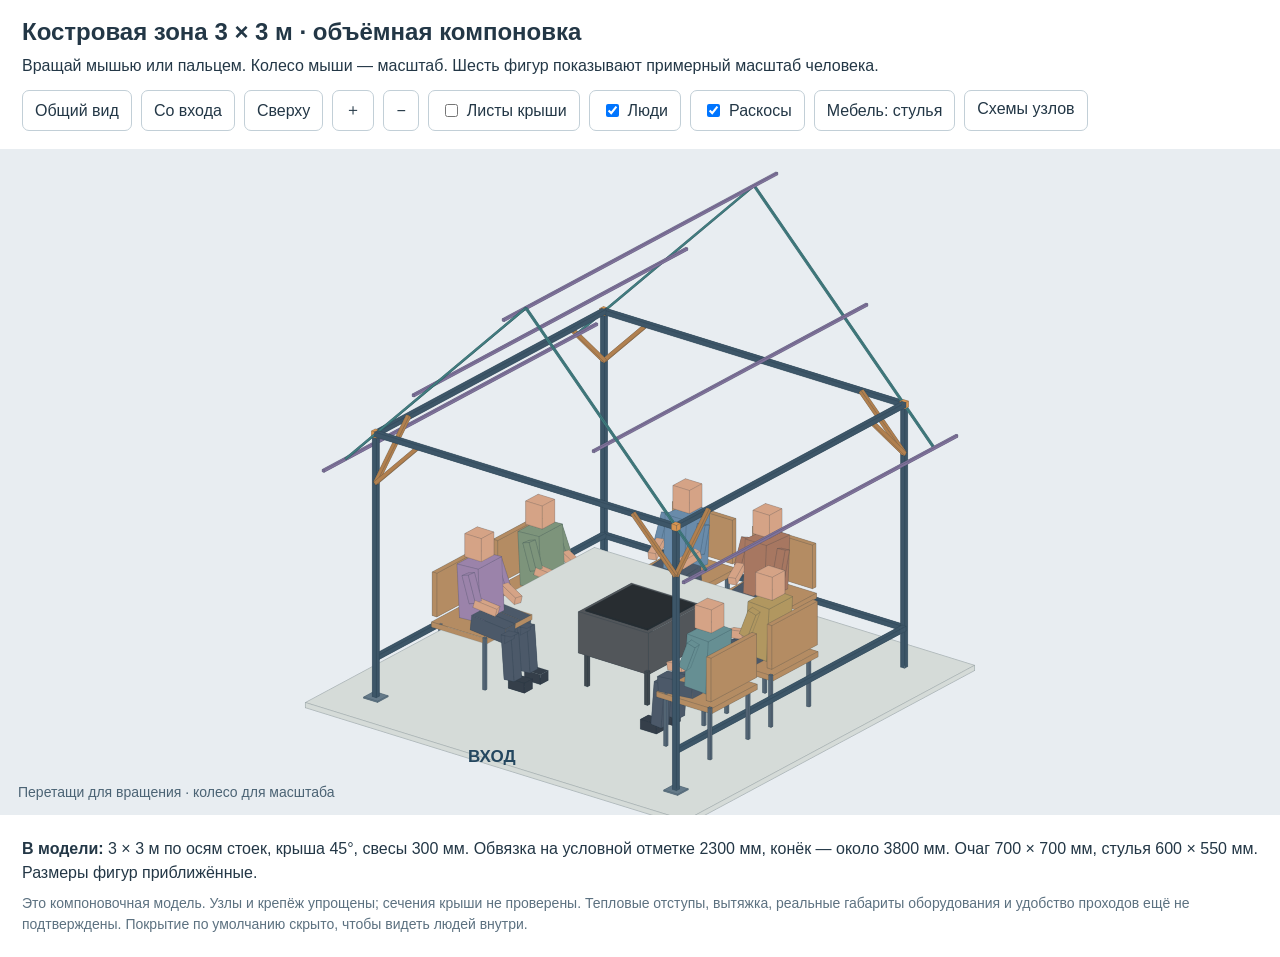
<file: frame-3d.html>
﻿<!doctype html><html lang="ru"><meta charset="utf-8"><meta name="viewport" content="width=device-width,initial-scale=1"><title>Костровая зона — объёмная модель</title>
<style>*{box-sizing:border-box}body{margin:0;background:#e8edf1;color:#233746;font:16px Arial,sans-serif}header{padding:18px 22px;background:white}h1{font-size:24px;margin:0 0 8px}p{margin:8px 0;line-height:1.5}.controls{display:flex;flex-wrap:wrap;gap:9px;margin-top:12px}button,label,a{font:inherit;border:1px solid #c2cfd7;border-radius:7px;background:#fff;color:#233746;padding:9px 12px;cursor:pointer;text-decoration:none}label{display:flex;align-items:center;gap:6px}canvas{display:block;width:100%;height:74vh;min-height:430px;touch-action:none;cursor:grab}canvas:active{cursor:grabbing}.note{padding:14px 22px;background:white}.legend{font-size:14px;color:#5c7180}button:hover{background:#edf4f8}</style>
<header><h1>Костровая зона 3 × 3 м · объёмная компоновка</h1><p>Вращай мышью или пальцем. Колесо мыши — масштаб. Шесть фигур показывают примерный масштаб человека.</p><div class="controls"><button onclick="preset('perspective')">Общий вид</button><button onclick="preset('entry')">Со входа</button><button onclick="preset('top')">Сверху</button><button onclick="changeZoom(1.15)">＋</button><button onclick="changeZoom(.87)">−</button><label><input type="checkbox" id="roof" onchange="draw()">Листы крыши</label><label><input type="checkbox" id="people" checked onchange="draw()">Люди</label><label><input type="checkbox" id="braces" checked onchange="draw()">Раскосы</label><button id="furniture" onclick="benchMode=!benchMode;this.textContent=benchMode?'Мебель: скамьи':'Мебель: стулья';draw()">Мебель: стулья</button><a href="frame-overview.html">Схемы узлов</a></div></header>
<canvas id="scene" aria-label="Вращаемая объёмная модель каркаса, шести мест и условного очага"></canvas><div class="note"><p><strong>В модели:</strong> 3 × 3 м по осям стоек, крыша 45°, свесы 300 мм. Обвязка на условной отметке 2300 мм, конёк — около 3800 мм. Очаг 700 × 700 мм, стулья 600 × 550 мм. Размеры фигур приближённые.</p><p class="legend">Это компоновочная модель. Узлы и крепёж упрощены; сечения крыши не проверены. Тепловые отступы, вытяжка, реальные габариты оборудования и удобство проходов ещё не подтверждены. Покрытие по умолчанию скрыто, чтобы видеть людей внутри.</p></div>
<script>
const c=document.getElementById('scene'),ctx=c.getContext('2d');let yaw=.65,elev=.42,zoom=1,benchMode=false,faces=[],annotations=[],W,H,drag=null;
const add=(a,b)=>a.map((x,i)=>x+b[i]),sub=(a,b)=>a.map((x,i)=>x-b[i]),mul=(a,s)=>a.map(x=>x*s),dot=(a,b)=>a.reduce((t,x,i)=>t+x*b[i],0),cross=(a,b)=>[a[1]*b[2]-a[2]*b[1],a[2]*b[0]-a[0]*b[2],a[0]*b[1]-a[1]*b[0]],unit=a=>mul(a,1/Math.hypot(...a));
function face(v,color){faces.push({v,color})}function solid(v,color){for(const f of [[0,1,2,3],[4,7,6,5],[0,4,5,1],[1,5,6,2],[2,6,7,3],[3,7,4,0]])face(f.map(i=>v[i]),color)}
function beam(a,b,w,d,color){let u=unit(sub(b,a)),ref=Math.abs(u[2])>.95?[1,0,0]:[0,0,1],v=mul(unit(cross(u,ref)),w/2),t=mul(unit(cross(u,v)),d/2),verts=[];for(const p of [a,b])for(const [i,j] of [[-1,-1],[1,-1],[1,1],[-1,1]])verts.push(add(p,add(mul(v,i),mul(t,j))));solid(verts,color)}
function box(x,y,z,w,d,h,color){solid([[x,y,z],[x+w,y,z],[x+w,y+d,z],[x,y+d,z],[x,y,z+h],[x+w,y,z+h],[x+w,y+d,z+h],[x,y+d,z+h]],color)}
function project(p){let x=p[0]-1500,y=p[1]-1500,z=p[2]-1750,h=x*Math.sin(yaw)+y*Math.cos(yaw),scale=Math.min(W/5700,H/5300)*zoom;return [W/2+(x*Math.cos(yaw)-y*Math.sin(yaw))*scale,H/2+(h*Math.sin(elev)-z*Math.cos(elev))*scale,h*Math.cos(elev)+z*Math.sin(elev)]}
function local(center,forward,side,depth,z){let right=[forward[1],-forward[0]];return [center[0]+right[0]*side+forward[0]*depth,center[1]+right[1]*side+forward[1]*depth,z]}
function person(center,f,index){const p=(s,d,z)=>local(center,f,s,d,z),skin='#d5a386',shirt=['#698baa','#a77761','#7d947b','#9b83aa','#b19760','#668f93'][index];beam(p(0,0,510),p(0,-25,970),310,210,shirt);beam(p(0,-25,1010),p(0,-25,1210),165,165,skin);for(const s of [-105,105]){beam(p(s,20,500),p(s,360,470),130,130,'#4c5969');beam(p(s,360,470),p(s,390,90),100,100,'#4c5969');beam(p(s,385,65),p(s,545,65),105,85,'#353f4a');beam(p(s*1.7,0,920),p(s*1.8,80,700),70,75,shirt);beam(p(s*1.8,80,700),p(s*1.3,260,650),65,65,skin)}}
function chair(center,f){const p=(s,d,z)=>local(center,f,s,d,z);beam(p(-300,0,450),p(300,0,450),550,45,'#b48c63');for(const s of [-250,250])for(const d of [-220,220])beam(p(s,d,0),p(s,d,450),25,25,'#566776');beam(p(-300,-245,720),p(300,-245,720),45,380,'#b48c63')}
function bench(center,f){const p=(s,d,z)=>local(center,f,s,d,z);beam(p(-700,0,450),p(700,0,450),550,45,'#b48c63');beam(p(-700,-245,720),p(700,-245,720),45,380,'#b48c63');for(const s of [-580,580])for(const d of [-210,210])beam(p(s,d,0),p(s,d,450),30,30,'#566776')}
function build(){faces=[];box(-400,-400,-55,3800,3800,45,'#d5dbd8');const steel='#3d5668',h=2300;for(const x of [0,3000])for(const y of [0,3000]){box(x-70,y-70,0,140,140,10,'#657a89');beam([x,y,10],[x,y,h],40,40,steel);box(x-25,y-25,h-25,50,50,50,'#d89551');if(document.getElementById('braces').checked){beam([x,y,h-430],[x+(x? -430:430),y,h],30,30,'#b1804f');beam([x,y,h-430],[x,y+(y? -430:430),h],30,30,'#b1804f')}}
for(const z of [h,350]){for(const x of [0,3000])beam([x,0,z],[x,3000,z],40,40,steel);beam([0,0,z],[3000,0,z],40,40,steel);if(z===h)beam([0,3000,z],[3000,3000,z],40,40,steel)}
for(const y of [0,3000]){beam([-300,y,h-300],[1500,y,h+1500],15,15,'#427f81');beam([1500,y,h+1500],[3300,y,h-300],15,15,'#427f81')}
for(const x of [-300,600,1500,2400,3300]){let z=h+1500-Math.abs(x-1500);beam([x,-300,z],[x,3300,z],20,20,'#82739c')}
if(document.getElementById('roof').checked){face([[-300,-300,2015],[1500,-300,3815],[1500,3300,3815],[-300,3300,2015]],'#bac6ce');face([[1500,-300,3815],[3300,-300,2015],[3300,3300,2015],[1500,3300,3815]],'#a9b8c3')}
box(1150,1150,290,700,700,360,'#52565a');for(const x of [1200,1800])for(const y of [1200,1800])beam([x,y,0],[x,y,290],30,30,'#40494f');box(1190,1190,652,620,620,10,'#282d31');
const seats=[[[1100,375],[0,1]],[[1900,375],[0,1]],[[375,1300],[1,0]],[[375,2100],[1,0]],[[2625,1300],[-1,0]],[[2625,2100],[-1,0]]];if(benchMode){bench([1500,375],[0,1]);bench([375,1700],[1,0]);bench([2625,1700],[-1,0])}else for(const [pos,f] of seats)chair(pos,f);if(document.getElementById('people').checked)seats.forEach(([pos,f],i)=>person(pos,f,i));}
function draw(){W=c.clientWidth;H=c.clientHeight;const ratio=window.devicePixelRatio||1;if(c.width!==Math.round(W*ratio)||c.height!==Math.round(H*ratio)){c.width=Math.round(W*ratio);c.height=Math.round(H*ratio)}ctx.setTransform(ratio,0,0,ratio,0,0);ctx.clearRect(0,0,W,H);build();let sorted=faces.map(f=>({...f,p:f.v.map(project)}));sorted.sort((a,b)=>a.p.reduce((s,p)=>s+p[2],0)/a.p.length-b.p.reduce((s,p)=>s+p[2],0)/b.p.length);for(const f of sorted){ctx.beginPath();f.p.forEach((p,i)=>i?ctx.lineTo(p[0],p[1]):ctx.moveTo(p[0],p[1]));ctx.closePath();ctx.fillStyle=f.color;ctx.fill();ctx.strokeStyle='rgba(29,49,63,.24)';ctx.lineWidth=.6;ctx.stroke()}const p=project([1500,3450,0]);ctx.fillStyle='#24475f';ctx.font='bold 17px Arial';ctx.textAlign='center';ctx.fillText('ВХОД',p[0],p[1]);ctx.textAlign='left';ctx.font='14px Arial';ctx.fillStyle='#4b6374';ctx.fillText('Перетащи для вращения · колесо для масштаба',18,H-18)}
function preset(view){if(view==='entry'){yaw=0;elev=.12}else if(view==='top'){yaw=0;elev=1.56}else{yaw=.65;elev=.42}zoom=1;draw()}function changeZoom(f){zoom=Math.max(.45,Math.min(2.7,zoom*f));draw()}
c.addEventListener('pointerdown',e=>{drag=[e.clientX,e.clientY];c.setPointerCapture(e.pointerId)});c.addEventListener('pointermove',e=>{if(!drag)return;yaw-=(e.clientX-drag[0])*.008;elev=Math.max(-.1,Math.min(1.56,elev+(e.clientY-drag[1])*.006));drag=[e.clientX,e.clientY];draw()});c.addEventListener('pointerup',()=>drag=null);c.addEventListener('pointercancel',()=>drag=null);c.addEventListener('wheel',e=>{e.preventDefault();changeZoom(Math.exp(-e.deltaY*.001))},{passive:false});window.addEventListener('resize',draw);draw();
</script></html>
</file>
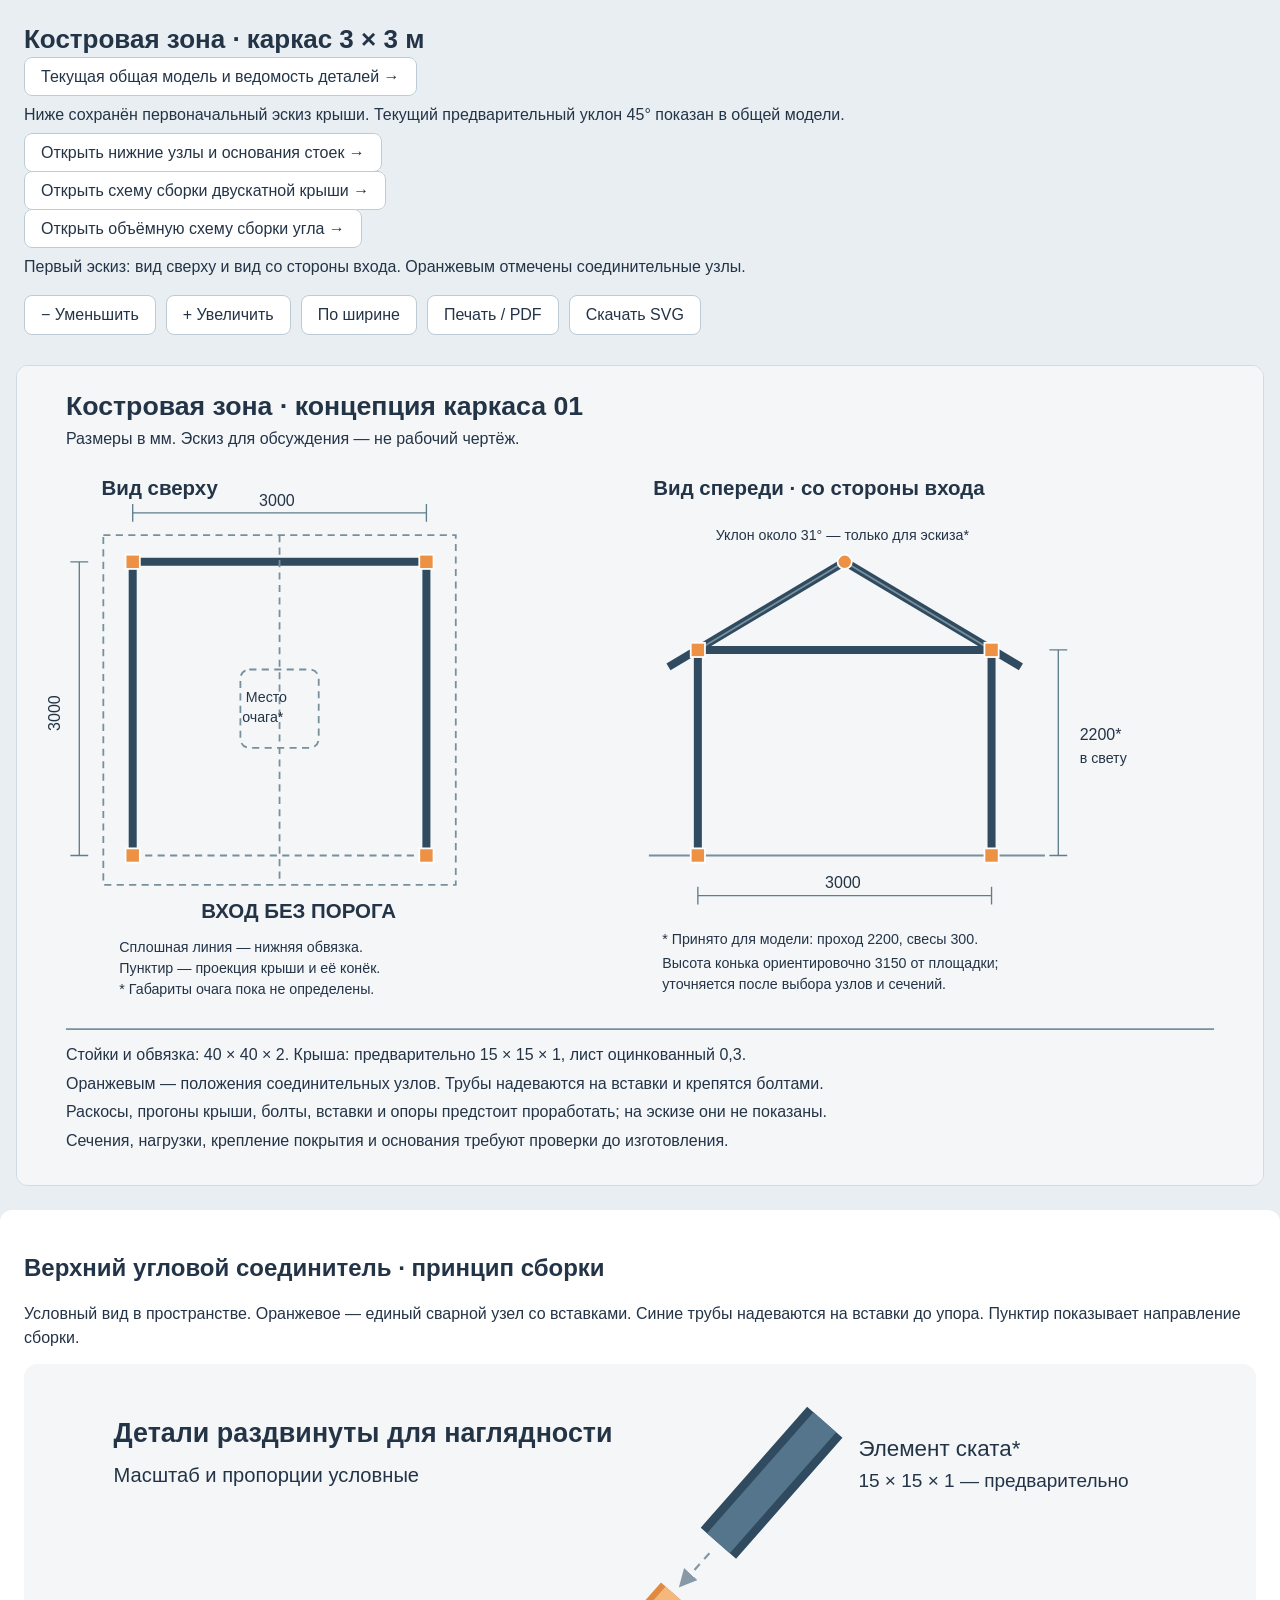
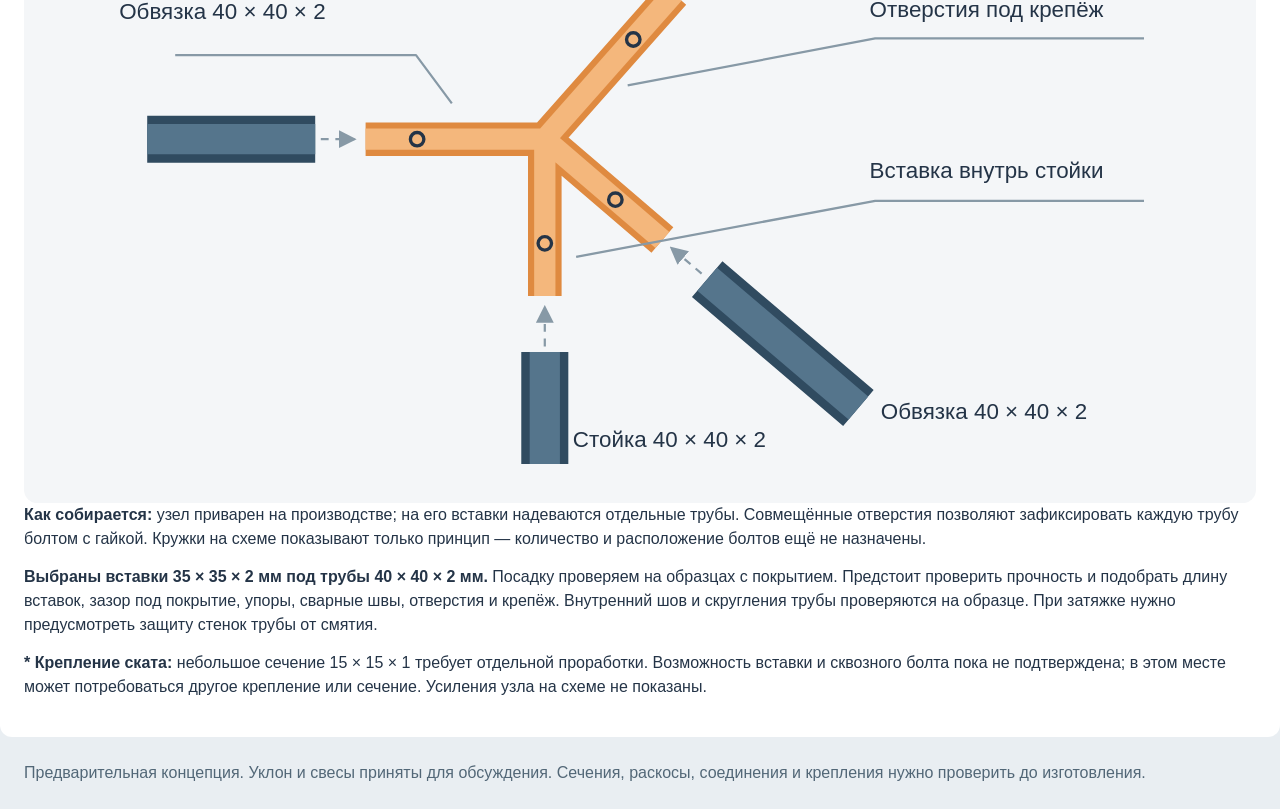
<file: frame-concept.html>
﻿<!doctype html>
<html lang="ru">
<head>
<meta charset="utf-8">
<meta name="viewport" content="width=device-width,initial-scale=1">
<title>Костровая зона — эскиз каркаса</title>
<style>
*{box-sizing:border-box}body{margin:0;background:#e9eef2;color:#243447;font-family:Arial,sans-serif}header{max-width:1400px;margin:auto;padding:24px 24px 14px}h1{font-size:26px;margin:0 0 10px}p{line-height:1.5;margin:0 0 14px}.tools{display:flex;gap:10px;flex-wrap:wrap;margin:16px 0}button,a{font:inherit;border:1px solid #bccbd5;border-radius:8px;background:white;color:#243447;padding:10px 16px;text-decoration:none;cursor:pointer}button:hover,a:hover{background:#f1f6fa}.viewport{overflow:auto;margin:0 16px 24px;background:#f4f6f8;border:1px solid #cfdae2;border-radius:12px}#drawing{width:100%;min-width:700px;margin:auto}#drawing svg{width:100%;height:auto;display:block}.note{max-width:1400px;margin:0 auto;padding:0 24px 24px;color:#526777}@media print{header,.note{display:none}.viewport{border:0;margin:0;overflow:visible}#drawing{min-width:0;width:100%!important}}
</style>
</head>
<body>
<header><h1>Костровая зона · каркас 3 × 3 м</h1><p><a href="frame-overview.html">Текущая общая модель и ведомость деталей →</a></p><p>Ниже сохранён первоначальный эскиз крыши. Текущий предварительный уклон 45° показан в общей модели.</p><p><a href="base-assembly.html">Открыть нижние узлы и основания стоек →</a></p><p><a href="roof-assembly.html">Открыть схему сборки двускатной крыши →</a></p><p><a href="corner-assembly.html">Открыть объёмную схему сборки угла →</a></p><p>Первый эскиз: вид сверху и вид со стороны входа. Оранжевым отмечены соединительные узлы.</p><div class="tools"><button type="button" onclick="zoom(-0.25)">− Уменьшить</button><button type="button" onclick="zoom(0.25)">+ Увеличить</button><button type="button" onclick="resetZoom()">По ширине</button><button type="button" onclick="window.print()">Печать / PDF</button><a href="frame-concept.svg" download>Скачать SVG</a></div></header>
<main class="viewport"><div id="drawing"><svg xmlns="http://www.w3.org/2000/svg" width="1400" height="920" viewBox="0 0 1400 920">
<rect width="1400" height="920" fill="#f4f6f8"/>
<style>text{font-family:Arial,sans-serif;fill:#243447} .title{font-size:30px;font-weight:bold}.h{font-size:23px;font-weight:bold}.t{font-size:18px}.small{font-size:16px}.steel{stroke:#304b60;stroke-width:9;fill:none;stroke-linejoin:round}.thin{stroke:#78909c;stroke-width:2;fill:none}.dim{stroke:#607d8b;stroke-width:1.5;fill:none}.node{fill:#ed9144;stroke:#fff;stroke-width:2}.draft{stroke:#78909c;stroke-width:2;stroke-dasharray:8 6;fill:none}</style>
<text x="55" y="55" class="title">Костровая зона · концепция каркаса 01</text>
<text x="55" y="88" class="t">Размеры в мм. Эскиз для обсуждения — не рабочий чертёж.</text>
<text x="95" y="145" class="h">Вид сверху</text>
<!-- plan: 3000 square, entrance at bottom -->
<path d="M130 550V220H460V550" class="steel"/>
<path d="M130 550H460" class="draft"/>
<path d="M97 190H493V583H97Z" class="draft"/>
<path d="M295 190V583" class="draft"/>
<rect x="122" y="212" width="16" height="16" class="node"/><rect x="452" y="212" width="16" height="16" class="node"/>
<rect x="122" y="542" width="16" height="16" class="node"/><rect x="452" y="542" width="16" height="16" class="node"/>
<rect x="251" y="341" width="88" height="88" rx="10" class="draft"/>
<text x="257" y="377" class="small">Место</text><text x="253" y="400" class="small">очага*</text>
<path d="M130 175V155M460 175V155M130 165H460" class="dim"/>
<text x="272" y="157" class="t">3000</text>
<path d="M80 220H60M80 550H60M70 220V550" class="dim"/>
<text x="48" y="410" class="t" transform="rotate(-90 48 410)">3000</text>
<text x="207" y="620" class="h">ВХОД БЕЗ ПОРОГА</text>
<text x="115" y="658" class="small">Сплошная линия — нижняя обвязка.</text>
<text x="115" y="682" class="small">Пунктир — проекция крыши и её конёк.</text>
<text x="115" y="706" class="small">* Габариты очага пока не определены.</text>
<!-- front gable -->
<text x="715" y="145" class="h">Вид спереди · со стороны входа</text>
<path d="M765 550V319H1095V550M732 338L930 220L1128 338" class="steel"/>
<path d="M765 319L930 220L1095 319" class="thin"/>
<path d="M710 550H1155" class="thin"/>
<rect x="757" y="311" width="16" height="16" class="node"/><rect x="1087" y="311" width="16" height="16" class="node"/>
<circle cx="930" cy="220" r="8" class="node"/>
<rect x="757" y="542" width="16" height="16" class="node"/><rect x="1087" y="542" width="16" height="16" class="node"/>
<path d="M765 585V605M1095 585V605M765 595H1095" class="dim"/>
<text x="908" y="587" class="t">3000</text>
<path d="M1160 319H1180M1160 550H1180M1170 319V550" class="dim"/>
<text x="1194" y="420" class="t">2200*</text><text x="1194" y="446" class="small">в свету</text>
<text x="785" y="195" class="small">Уклон около 31° — только для эскиза*</text>
<text x="725" y="650" class="small">* Принято для модели: проход 2200, свесы 300.</text>
<text x="725" y="676" class="small">Высота конька ориентировочно 3150 от площадки;</text>
<text x="725" y="700" class="small">уточняется после выбора узлов и сечений.</text>
<path d="M55 745H1345" class="thin"/>
<text x="55" y="780" class="t">Стойки и обвязка: 40 × 40 × 2. Крыша: предварительно 15 × 15 × 1, лист оцинкованный 0,3.</text>
<text x="55" y="812" class="t">Оранжевым — положения соединительных узлов. Трубы надеваются на вставки и крепятся болтами.</text>
<text x="55" y="844" class="t">Раскосы, прогоны крыши, болты, вставки и опоры предстоит проработать; на эскизе они не показаны.</text>
<text x="55" y="876" class="t">Сечения, нагрузки, крепление покрытия и основания требуют проверки до изготовления.</text>
</svg>
</div></main>
<section style="max-width:1368px;margin:24px auto;padding:24px;background:white;border-radius:12px">
<h2>Верхний угловой соединитель · принцип сборки</h2>
<p>Условный вид в пространстве. Оранжевое — единый сварной узел со вставками. Синие трубы надеваются на вставки до упора. Пунктир показывает направление сборки.</p>
<svg xmlns="http://www.w3.org/2000/svg" viewBox="0 0 1100 660" style="display:block;width:100%;height:auto" role="img" aria-label="Схема углового соединителя со вставками под стойку, две перекладины и скат крыши">
<defs><marker id="assemblyArrow" markerWidth="8" markerHeight="8" refX="7" refY="4" orient="auto"><path d="M0 0L8 4L0 8Z" fill="#8799a6"/></marker></defs>
<rect width="1100" height="660" rx="12" fill="#f4f6f8"/>
<g fill="none" stroke-linejoin="round">
<path d="M465 335L305 335M465 335L570 425M465 335V475M465 335L580 205" stroke="#df8a40" stroke-width="30"/>
<path d="M465 335L305 335M465 335L570 425M465 335V475M465 335L580 205" stroke="#f4b77c" stroke-width="19"/>
<path d="M110 335H260M610 460L745 575M465 525V625M620 160L715 52" stroke="#304b60" stroke-width="42"/>
<path d="M110 335H260M610 460L745 575M465 525V625M620 160L715 52" stroke="#55758c" stroke-width="27"/>
<g stroke="#8799a6" stroke-width="2" stroke-dasharray="7 6" marker-end="url(#assemblyArrow)"><path d="M265 335H295"/><path d="M605 455L578 432"/><path d="M465 520V485"/><path d="M612 169L586 198"/></g>
<g stroke="#243447" stroke-width="3"><circle cx="351" cy="335" r="6"/><circle cx="528" cy="389" r="6"/><circle cx="465" cy="428" r="6"/><circle cx="544" cy="246" r="6"/></g>
<path d="M382 303L350 260H135M493 440L760 390H1000M539 287L760 245H1000" stroke="#8799a6" stroke-width="2"/>
</g>
<g font-family="Arial,sans-serif" fill="#243447" font-size="20">
<text x="85" y="228">Обвязка 40 × 40 × 2</text>
<text x="765" y="585">Обвязка 40 × 40 × 2</text>
<text x="490" y="610">Стойка 40 × 40 × 2</text>
<text x="745" y="82">Элемент ската*</text>
<text x="745" y="110" font-size="17">15 × 15 × 1 — предварительно</text>
<text x="755" y="226">Отверстия под крепёж</text>
<text x="755" y="370">Вставка внутрь стойки</text>
<text x="80" y="70" font-size="24" font-weight="bold">Детали раздвинуты для наглядности</text>
<text x="80" y="105" font-size="18">Масштаб и пропорции условные</text>
</g>
</svg>
<p><strong>Как собирается:</strong> узел приварен на производстве; на его вставки надеваются отдельные трубы. Совмещённые отверстия позволяют зафиксировать каждую трубу болтом с гайкой. Кружки на схеме показывают только принцип — количество и расположение болтов ещё не назначены.</p>
<p><strong>Выбраны вставки 35 × 35 × 2 мм под трубы 40 × 40 × 2 мм.</strong> Посадку проверяем на образцах с покрытием. Предстоит проверить прочность и подобрать длину вставок, зазор под покрытие, упоры, сварные швы, отверстия и крепёж. Внутренний шов и скругления трубы проверяются на образце. При затяжке нужно предусмотреть защиту стенок трубы от смятия.</p>
<p><strong>* Крепление ската:</strong> небольшое сечение 15 × 15 × 1 требует отдельной проработки. Возможность вставки и сквозного болта пока не подтверждена; в этом месте может потребоваться другое крепление или сечение. Усиления узла на схеме не показаны.</p>
</section><p class="note">Предварительная концепция. Уклон и свесы приняты для обсуждения. Сечения, раскосы, соединения и крепления нужно проверить до изготовления.</p>
<script>let scale=1;function zoom(delta){scale=Math.min(3,Math.max(0.5,scale+delta));document.getElementById('drawing').style.width=(scale*100)+'%'}function resetZoom(){scale=1;document.getElementById('drawing').style.width='100%'}</script>
</body></html>
</file>
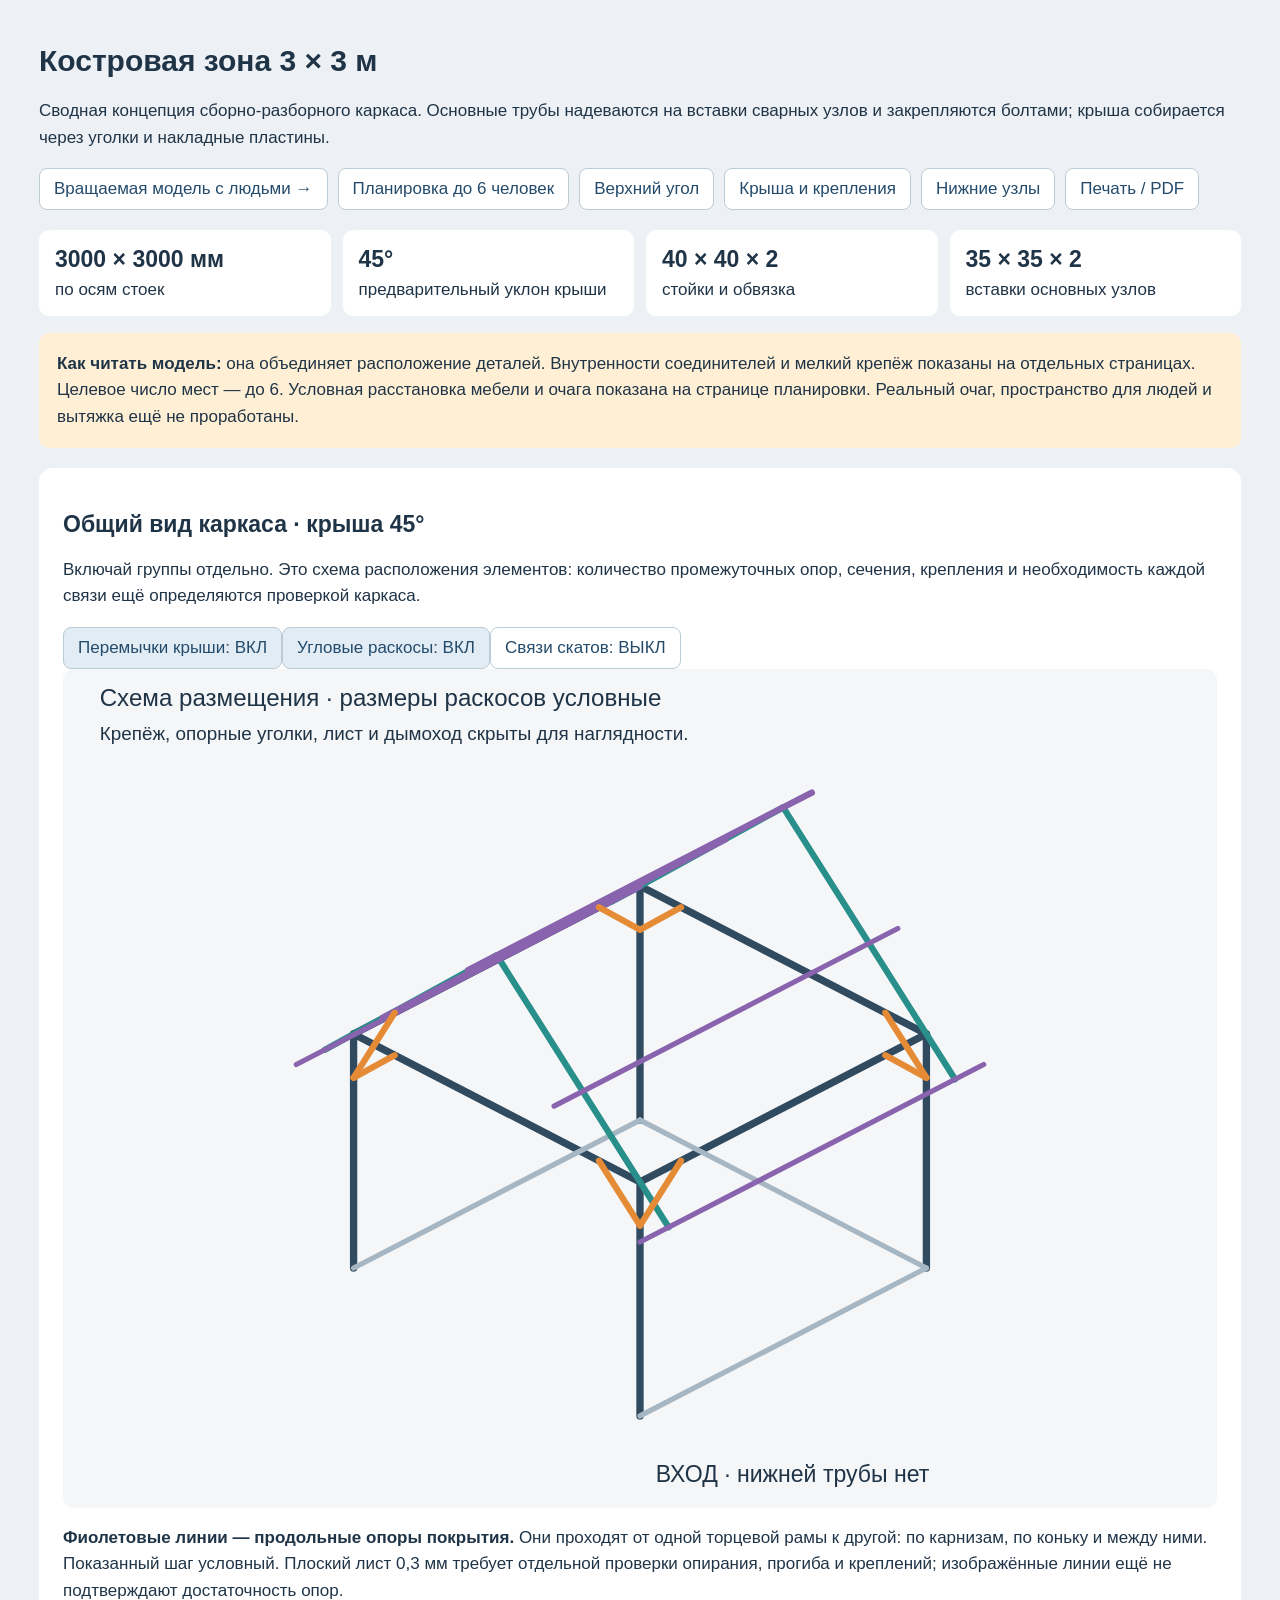
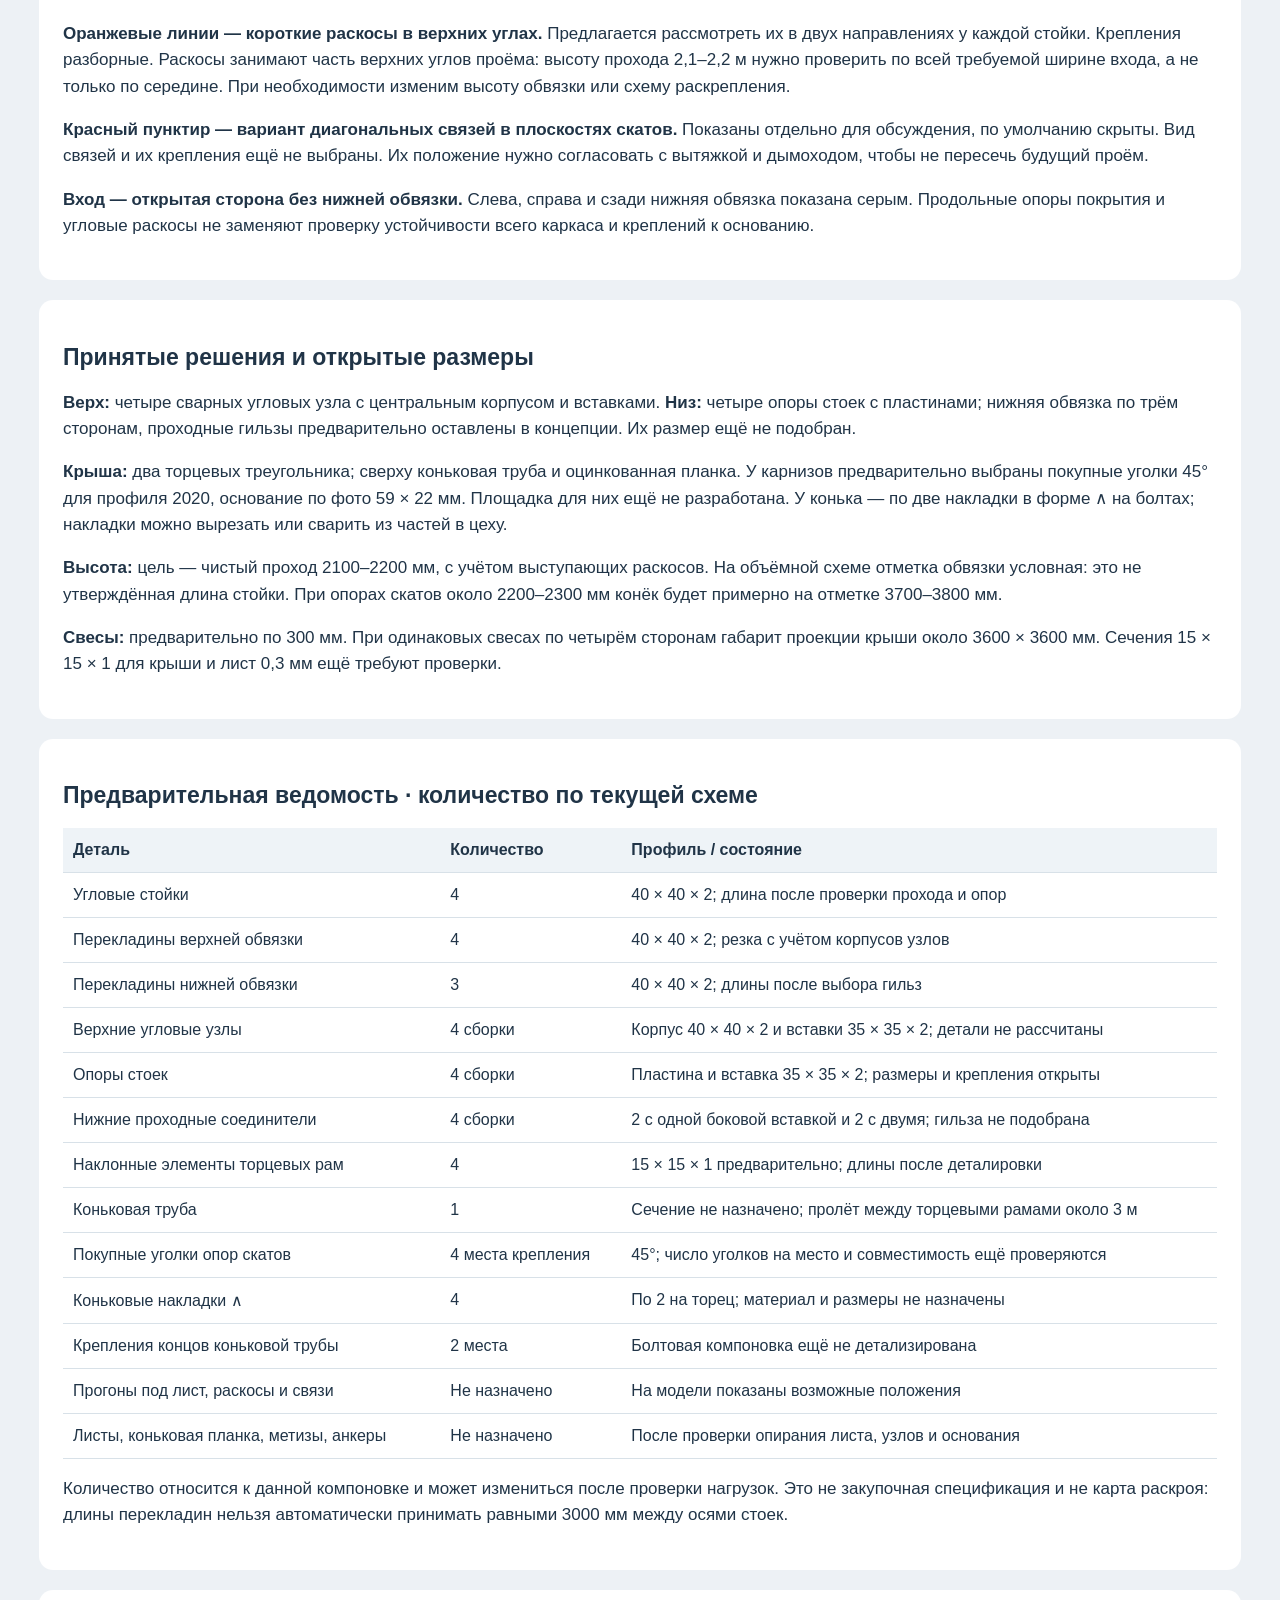
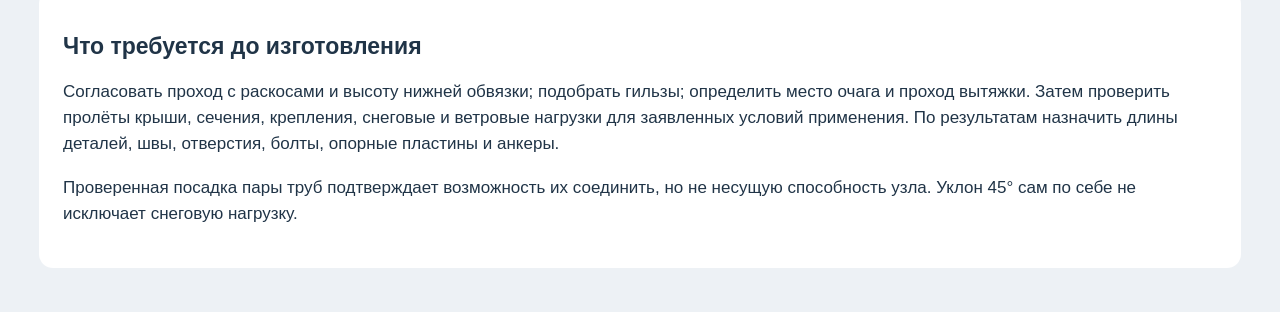
<file: frame-overview.html>
﻿<!doctype html><html lang="ru"><meta charset="utf-8"><meta name="viewport" content="width=device-width,initial-scale=1"><title>Костровая зона 3 × 3 — сводная концепция</title>
<style>*{box-sizing:border-box}body{margin:0;background:#edf1f5;color:#203447;font:17px Arial,sans-serif}main{max-width:1250px;margin:auto;padding:24px}h1{font-size:30px}h2{font-size:23px}p{line-height:1.55}section{background:white;border-radius:14px;padding:24px;margin:20px 0}nav{display:flex;gap:10px;flex-wrap:wrap}a,button{display:inline-block;background:white;border:1px solid #bdcbd5;border-radius:8px;padding:10px 14px;color:#244b6b;font:inherit;text-decoration:none;cursor:pointer}svg{width:100%;height:auto;display:block}table{border-collapse:collapse;width:100%;font-size:16px}td,th{text-align:left;padding:13px 10px;border-bottom:1px solid #d8e1e8;vertical-align:top}th{background:#eef3f7}.scroll{overflow:auto}.note{background:#fff0d5;padding:18px;border-radius:10px}.facts{display:flex;gap:12px;flex-wrap:wrap}.fact{background:white;border-radius:10px;padding:16px;flex:1;min-width:190px}.fact strong{display:block;font-size:23px;margin-bottom:7px}@media print{nav,button{display:none}section{break-inside:avoid}body{background:white}}</style>
<main><h1>Костровая зона 3 × 3 м</h1><p>Сводная концепция сборно-разборного каркаса. Основные трубы надеваются на вставки сварных узлов и закрепляются болтами; крыша собирается через уголки и накладные пластины.</p>
<nav><a href="frame-3d.html">Вращаемая модель с людьми →</a><a href="seating-layout.html">Планировка до 6 человек</a><a href="corner-assembly.html">Верхний угол</a><a href="roof-assembly.html">Крыша и крепления</a><a href="base-assembly.html">Нижние узлы</a><button onclick="window.print()">Печать / PDF</button></nav>
<div class="facts" style="margin-top:20px"><div class="fact"><strong>3000 × 3000 мм</strong>по осям стоек</div><div class="fact"><strong>45°</strong>предварительный уклон крыши</div><div class="fact"><strong>40 × 40 × 2</strong>стойки и обвязка</div><div class="fact"><strong>35 × 35 × 2</strong>вставки основных узлов</div></div>
<p class="note"><strong>Как читать модель:</strong> она объединяет расположение деталей. Внутренности соединителей и мелкий крепёж показаны на отдельных страницах. Целевое число мест — до 6. Условная расстановка мебели и очага показана на странице планировки. Реальный очаг, пространство для людей и вытяжка ещё не проработаны.</p>
<section id="bracing-layout"><h2>Общий вид каркаса · крыша 45°</h2>
<p>Включай группы отдельно. Это схема расположения элементов: количество промежуточных опор, сечения, крепления и необходимость каждой связи ещё определяются проверкой каркаса.</p>
<div><button id="toggle-purlins" onclick="toggleBracing('purlins')">Перемычки крыши: ВКЛ</button><button id="toggle-knees" onclick="toggleBracing('knees')">Угловые раскосы: ВКЛ</button><button id="toggle-ties" onclick="toggleBracing('ties')">Связи скатов: ВЫКЛ</button></div>
<svg id="bracing-model" viewBox="0 0 1100 800" role="img" aria-label="Каркас с переключаемыми перемычками и раскосами"></svg>
<p><strong>Фиолетовые линии — продольные опоры покрытия.</strong> Они проходят от одной торцевой рамы к другой: по карнизам, по коньку и между ними. Показанный шаг условный. Плоский лист 0,3 мм требует отдельной проверки опирания, прогиба и креплений; изображённые линии ещё не подтверждают достаточность опор.</p>
<p><strong>Оранжевые линии — короткие раскосы в верхних углах.</strong> Предлагается рассмотреть их в двух направлениях у каждой стойки. Крепления разборные. Раскосы занимают часть верхних углов проёма: высоту прохода 2,1–2,2 м нужно проверить по всей требуемой ширине входа, а не только по середине. При необходимости изменим высоту обвязки или схему раскрепления.</p>
<p><strong>Красный пунктир — вариант диагональных связей в плоскостях скатов.</strong> Показаны отдельно для обсуждения, по умолчанию скрыты. Вид связей и их крепления ещё не выбраны. Их положение нужно согласовать с вытяжкой и дымоходом, чтобы не пересечь будущий проём.</p>
<p><strong>Вход — открытая сторона без нижней обвязки.</strong> Слева, справа и сзади нижняя обвязка показана серым. Продольные опоры покрытия и угловые раскосы не заменяют проверку устойчивости всего каркаса и креплений к основанию.</p>
</section>
<script>
const braceState={purlins:true,knees:true,ties:false};
function toggleBracing(key){braceState[key]=!braceState[key];renderBracing()}
function renderBracing(){
const s=document.getElementById('bracing-model'),ns='http://www.w3.org/2000/svg';s.innerHTML='';
function make(tag,attrs){const e=document.createElementNS(ns,tag);for(const k in attrs)e.setAttribute(k,attrs[k]);s.appendChild(e);return e}
function project(v){return [550+(v[0]-v[1])*.091,430+(v[0]+v[1])*.047-v[2]*.097]}
function edge(a,b,color,width=5,dash=''){const u=project(a),v=project(b);make('line',{x1:u[0],y1:u[1],x2:v[0],y2:v[1],stroke:color,'stroke-width':width,'stroke-linecap':'round','stroke-dasharray':dash})}
function label(x,y,t,size=20){const e=make('text',{x,y,fill:'#203447','font-family':'Arial','font-size':size});e.textContent=t}
make('rect',{width:1100,height:800,rx:10,fill:'#f4f6f8'});
const h=2300,ridge=h+1500;
for(const x of [0,3000])for(const y of [0,3000])edge([x,y,0],[x,y,h],'#304b60',7);
for(const y of [0,3000])edge([0,y,h],[3000,y,h],'#304b60',7);
for(const x of [0,3000])edge([x,0,h],[x,3000,h],'#304b60',7);
// Entrance is the front edge y=3000; lower ring is absent there.
for(const x of [0,3000])edge([x,0,0],[x,3000,0],'#a6b6c2',5);
edge([0,0,0],[3000,0,0],'#a6b6c2',5);
for(const y of [0,3000]){edge([-300,y,h-300],[1500,y,ridge],'#298f8b',6);edge([1500,y,ridge],[3300,y,h-300],'#298f8b',6)}
edge([1500,-300,ridge],[1500,3300,ridge],'#8a63ae',6);
if(braceState.purlins){for(const x of [-300,600,2400,3300]){const z=h+1500-Math.abs(x-1500);edge([x,-300,z],[x,3300,z],'#8a63ae',5)}}
if(braceState.knees){for(const x of [0,3000])for(const y of [0,3000]){const dx=x===0?430:-430,dy=y===0?430:-430;edge([x,y,h-430],[x+dx,y,h],'#e58b36',6);edge([x,y,h-430],[x,y+dy,h],'#e58b36',6)}}
if(braceState.ties){for(const x of [0,3000]){edge([x,0,h],[1500,3000,ridge],'#b94747',3,'9 7');edge([x,3000,h],[1500,0,ridge],'#b94747',3,'9 7')}}
label(35,35,'Схема размещения · размеры раскосов условные',23);
label(35,68,'Крепёж, опорные уголки, лист и дымоход скрыты для наглядности.',18);
label(565,775,'ВХОД · нижней трубы нет',22);
const names={purlins:'Перемычки крыши',knees:'Угловые раскосы',ties:'Связи скатов'};for(const key in names){const b=document.getElementById('toggle-'+key);b.textContent=names[key]+': '+(braceState[key]?'ВКЛ':'ВЫКЛ');b.style.background=braceState[key]?'#e2ecf4':'white';b.setAttribute('aria-pressed',String(braceState[key]))}
}
renderBracing();
</script>
<section><h2>Принятые решения и открытые размеры</h2>
<p><strong>Верх:</strong> четыре сварных угловых узла с центральным корпусом и вставками. <strong>Низ:</strong> четыре опоры стоек с пластинами; нижняя обвязка по трём сторонам, проходные гильзы предварительно оставлены в концепции. Их размер ещё не подобран.</p>
<p><strong>Крыша:</strong> два торцевых треугольника; сверху коньковая труба и оцинкованная планка. У карнизов предварительно выбраны покупные уголки 45° для профиля 2020, основание по фото 59 × 22 мм. Площадка для них ещё не разработана. У конька — по две накладки в форме ∧ на болтах; накладки можно вырезать или сварить из частей в цеху.</p>
<p><strong>Высота:</strong> цель — чистый проход 2100–2200 мм, с учётом выступающих раскосов. На объёмной схеме отметка обвязки условная: это не утверждённая длина стойки. При опорах скатов около 2200–2300 мм конёк будет примерно на отметке 3700–3800 мм.</p>
<p><strong>Свесы:</strong> предварительно по 300 мм. При одинаковых свесах по четырём сторонам габарит проекции крыши около 3600 × 3600 мм. Сечения 15 × 15 × 1 для крыши и лист 0,3 мм ещё требуют проверки.</p></section>
<section><h2>Предварительная ведомость · количество по текущей схеме</h2><div class="scroll"><table><thead><tr><th>Деталь</th><th>Количество</th><th>Профиль / состояние</th></tr></thead><tbody>
<tr><td>Угловые стойки</td><td>4</td><td>40 × 40 × 2; длина после проверки прохода и опор</td></tr>
<tr><td>Перекладины верхней обвязки</td><td>4</td><td>40 × 40 × 2; резка с учётом корпусов узлов</td></tr>
<tr><td>Перекладины нижней обвязки</td><td>3</td><td>40 × 40 × 2; длины после выбора гильз</td></tr>
<tr><td>Верхние угловые узлы</td><td>4 сборки</td><td>Корпус 40 × 40 × 2 и вставки 35 × 35 × 2; детали не рассчитаны</td></tr>
<tr><td>Опоры стоек</td><td>4 сборки</td><td>Пластина и вставка 35 × 35 × 2; размеры и крепления открыты</td></tr>
<tr><td>Нижние проходные соединители</td><td>4 сборки</td><td>2 с одной боковой вставкой и 2 с двумя; гильза не подобрана</td></tr>
<tr><td>Наклонные элементы торцевых рам</td><td>4</td><td>15 × 15 × 1 предварительно; длины после деталировки</td></tr>
<tr><td>Коньковая труба</td><td>1</td><td>Сечение не назначено; пролёт между торцевыми рамами около 3 м</td></tr>
<tr><td>Покупные уголки опор скатов</td><td>4 места крепления</td><td>45°; число уголков на место и совместимость ещё проверяются</td></tr>
<tr><td>Коньковые накладки ∧</td><td>4</td><td>По 2 на торец; материал и размеры не назначены</td></tr>
<tr><td>Крепления концов коньковой трубы</td><td>2 места</td><td>Болтовая компоновка ещё не детализирована</td></tr>
<tr><td>Прогоны под лист, раскосы и связи</td><td>Не назначено</td><td>На модели показаны возможные положения</td></tr>
<tr><td>Листы, коньковая планка, метизы, анкеры</td><td>Не назначено</td><td>После проверки опирания листа, узлов и основания</td></tr>
</tbody></table></div><p>Количество относится к данной компоновке и может измениться после проверки нагрузок. Это не закупочная спецификация и не карта раскроя: длины перекладин нельзя автоматически принимать равными 3000 мм между осями стоек.</p></section>
<section><h2>Что требуется до изготовления</h2><p>Согласовать проход с раскосами и высоту нижней обвязки; подобрать гильзы; определить место очага и проход вытяжки. Затем проверить пролёты крыши, сечения, крепления, снеговые и ветровые нагрузки для заявленных условий применения. По результатам назначить длины деталей, швы, отверстия, болты, опорные пластины и анкеры.</p><p>Проверенная посадка пары труб подтверждает возможность их соединить, но не несущую способность узла. Уклон 45° сам по себе не исключает снеговую нагрузку.</p></section>
</main></html>
</file>
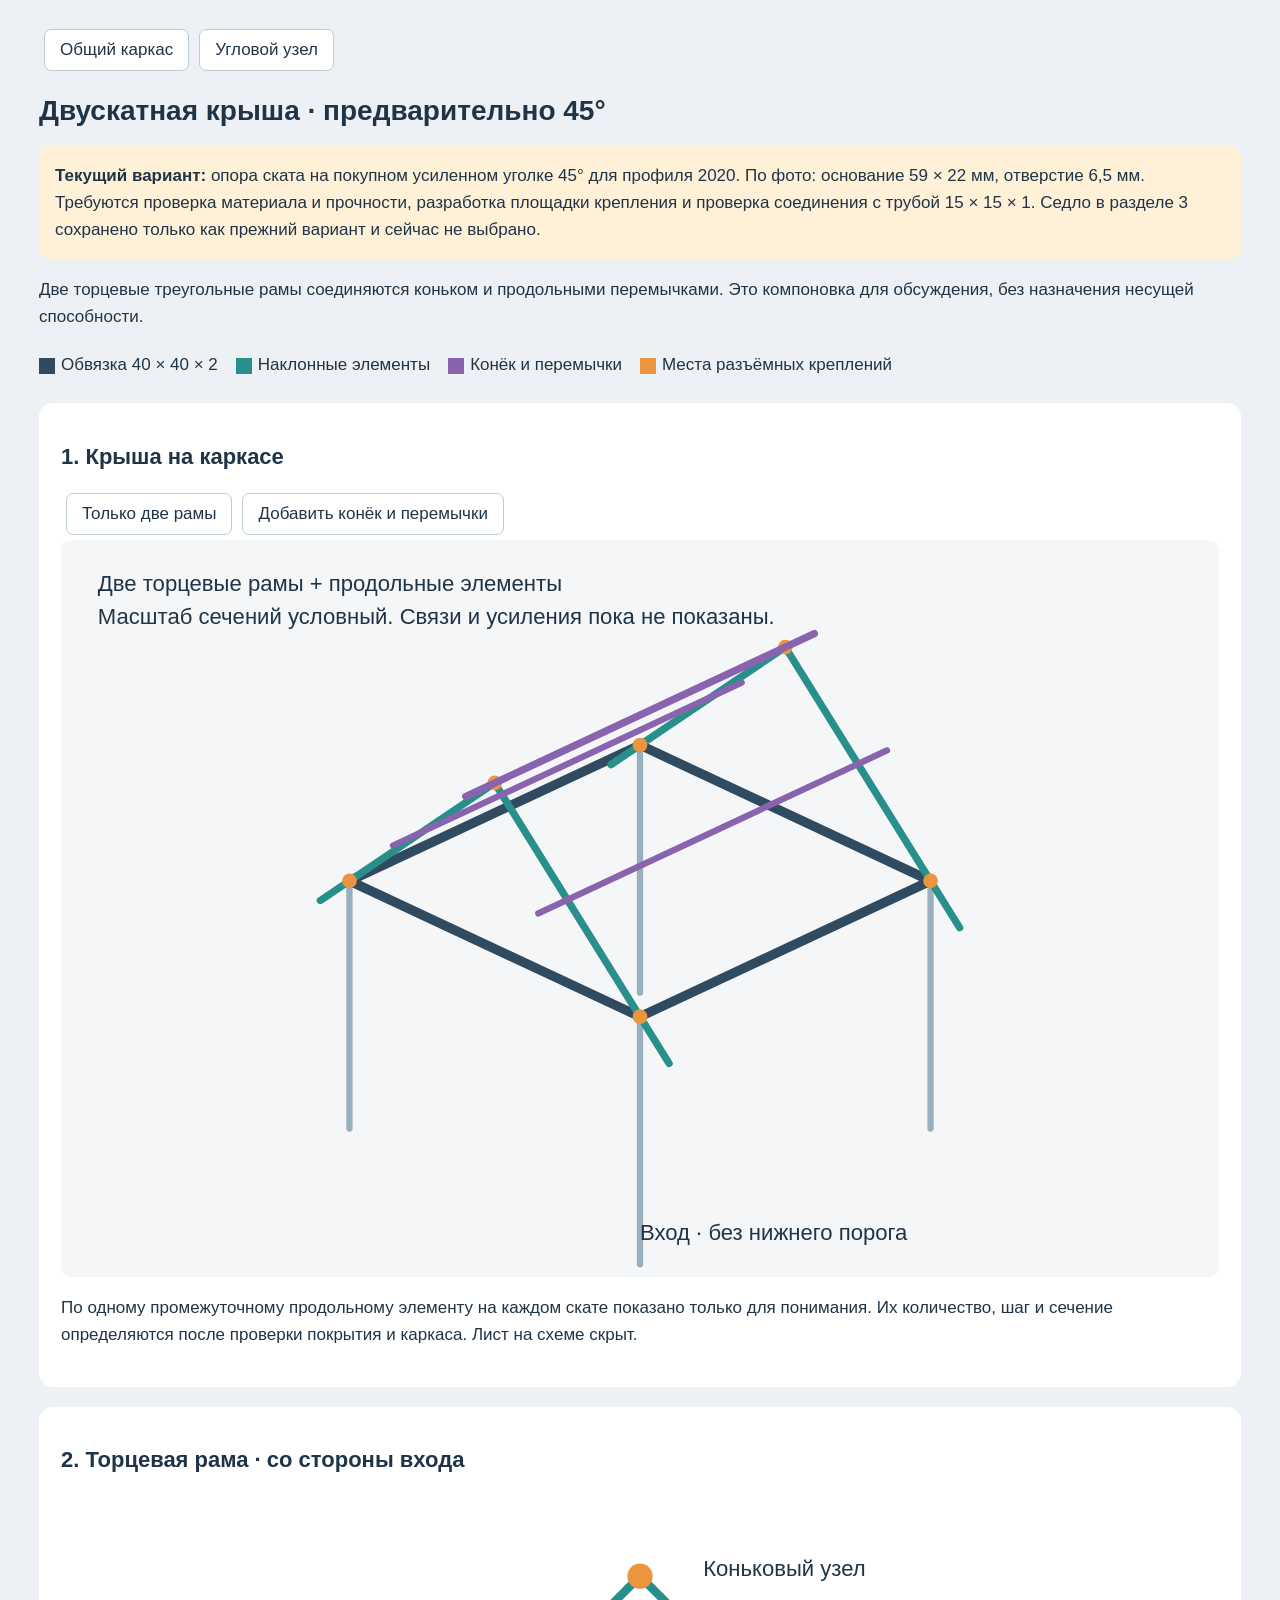
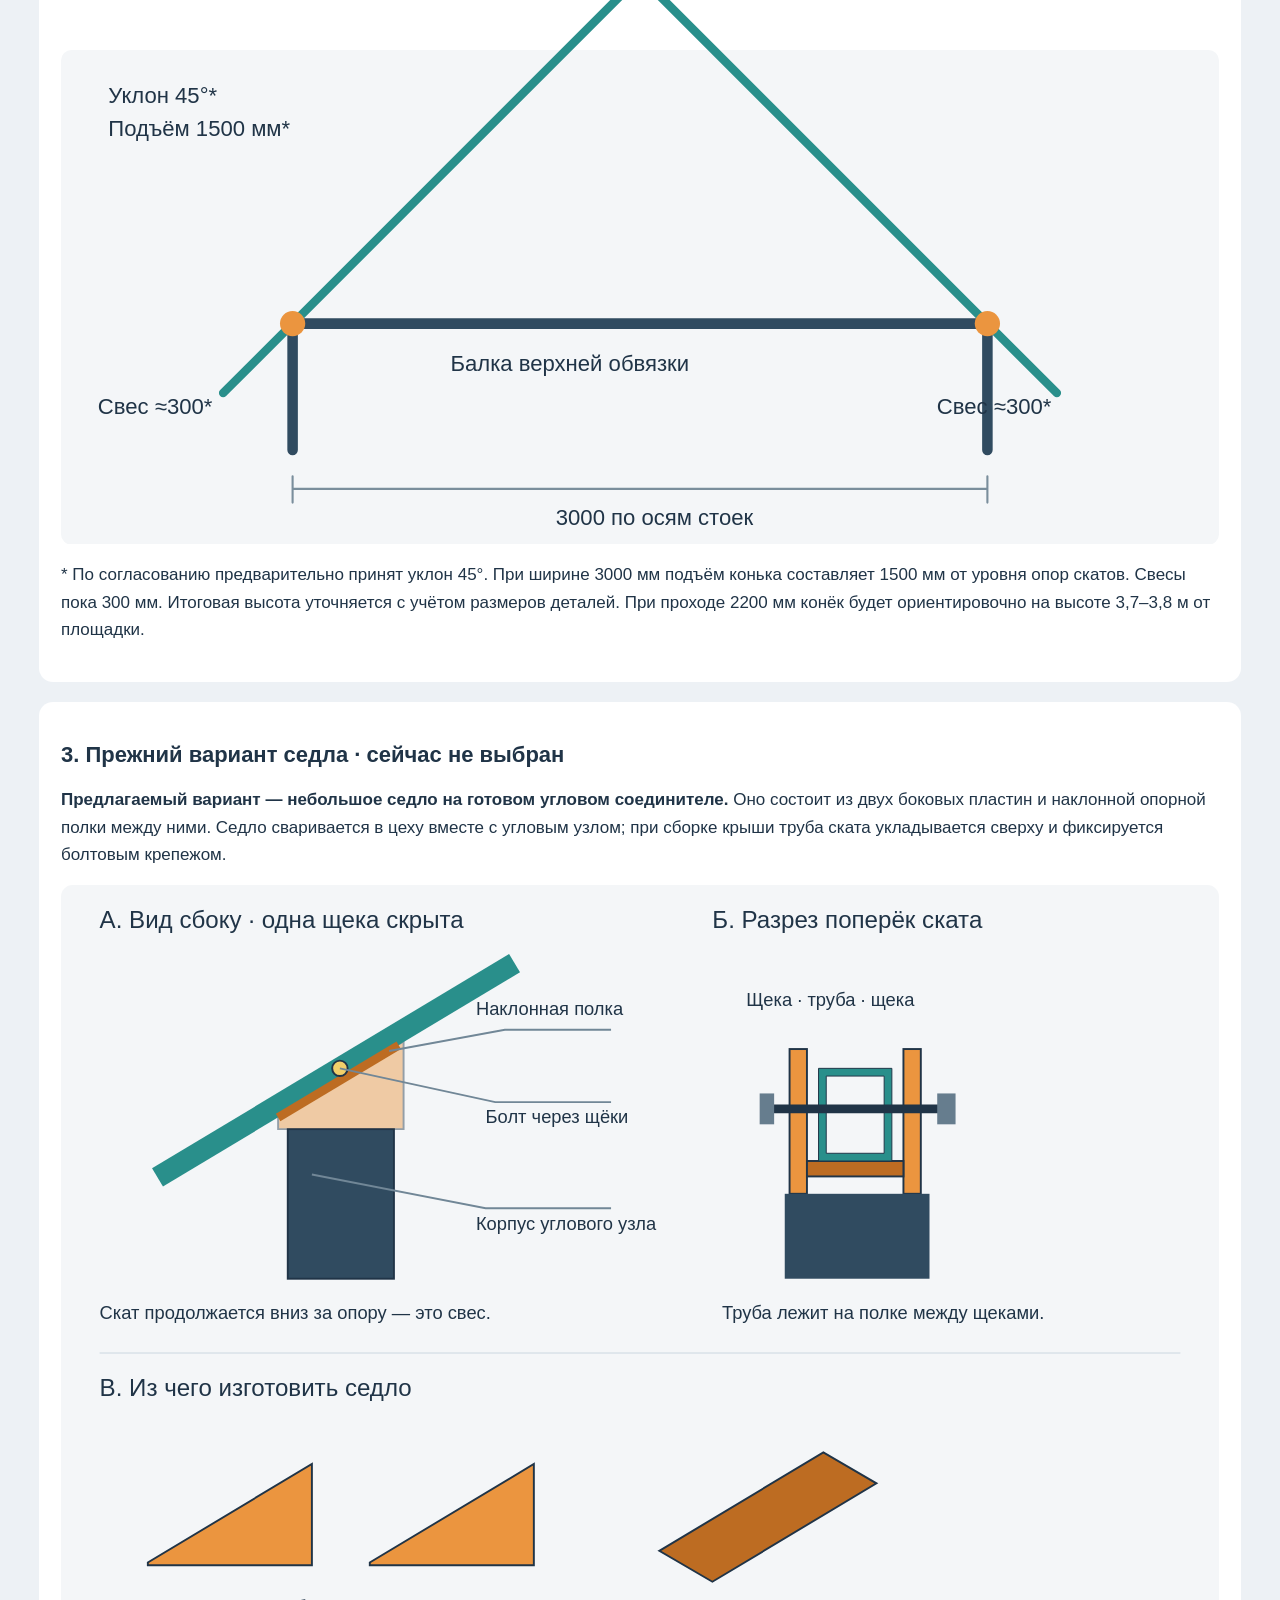
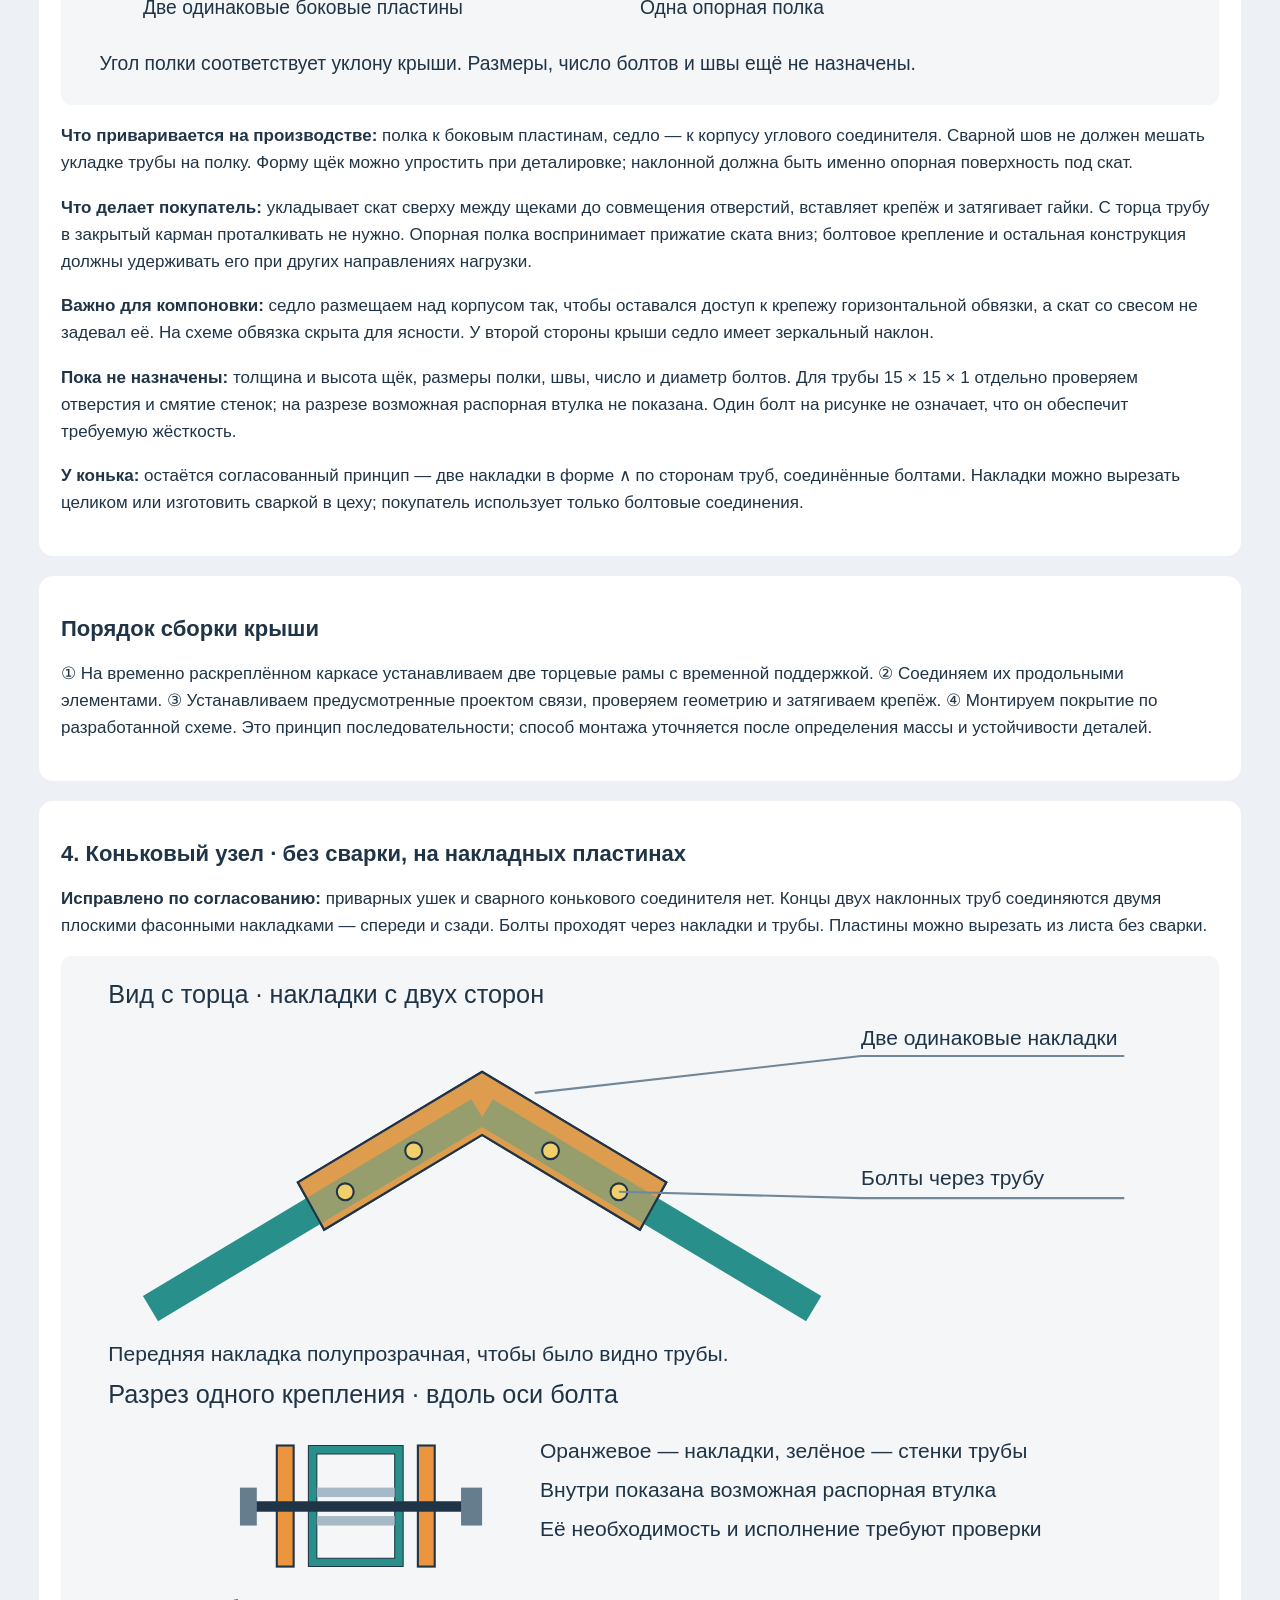
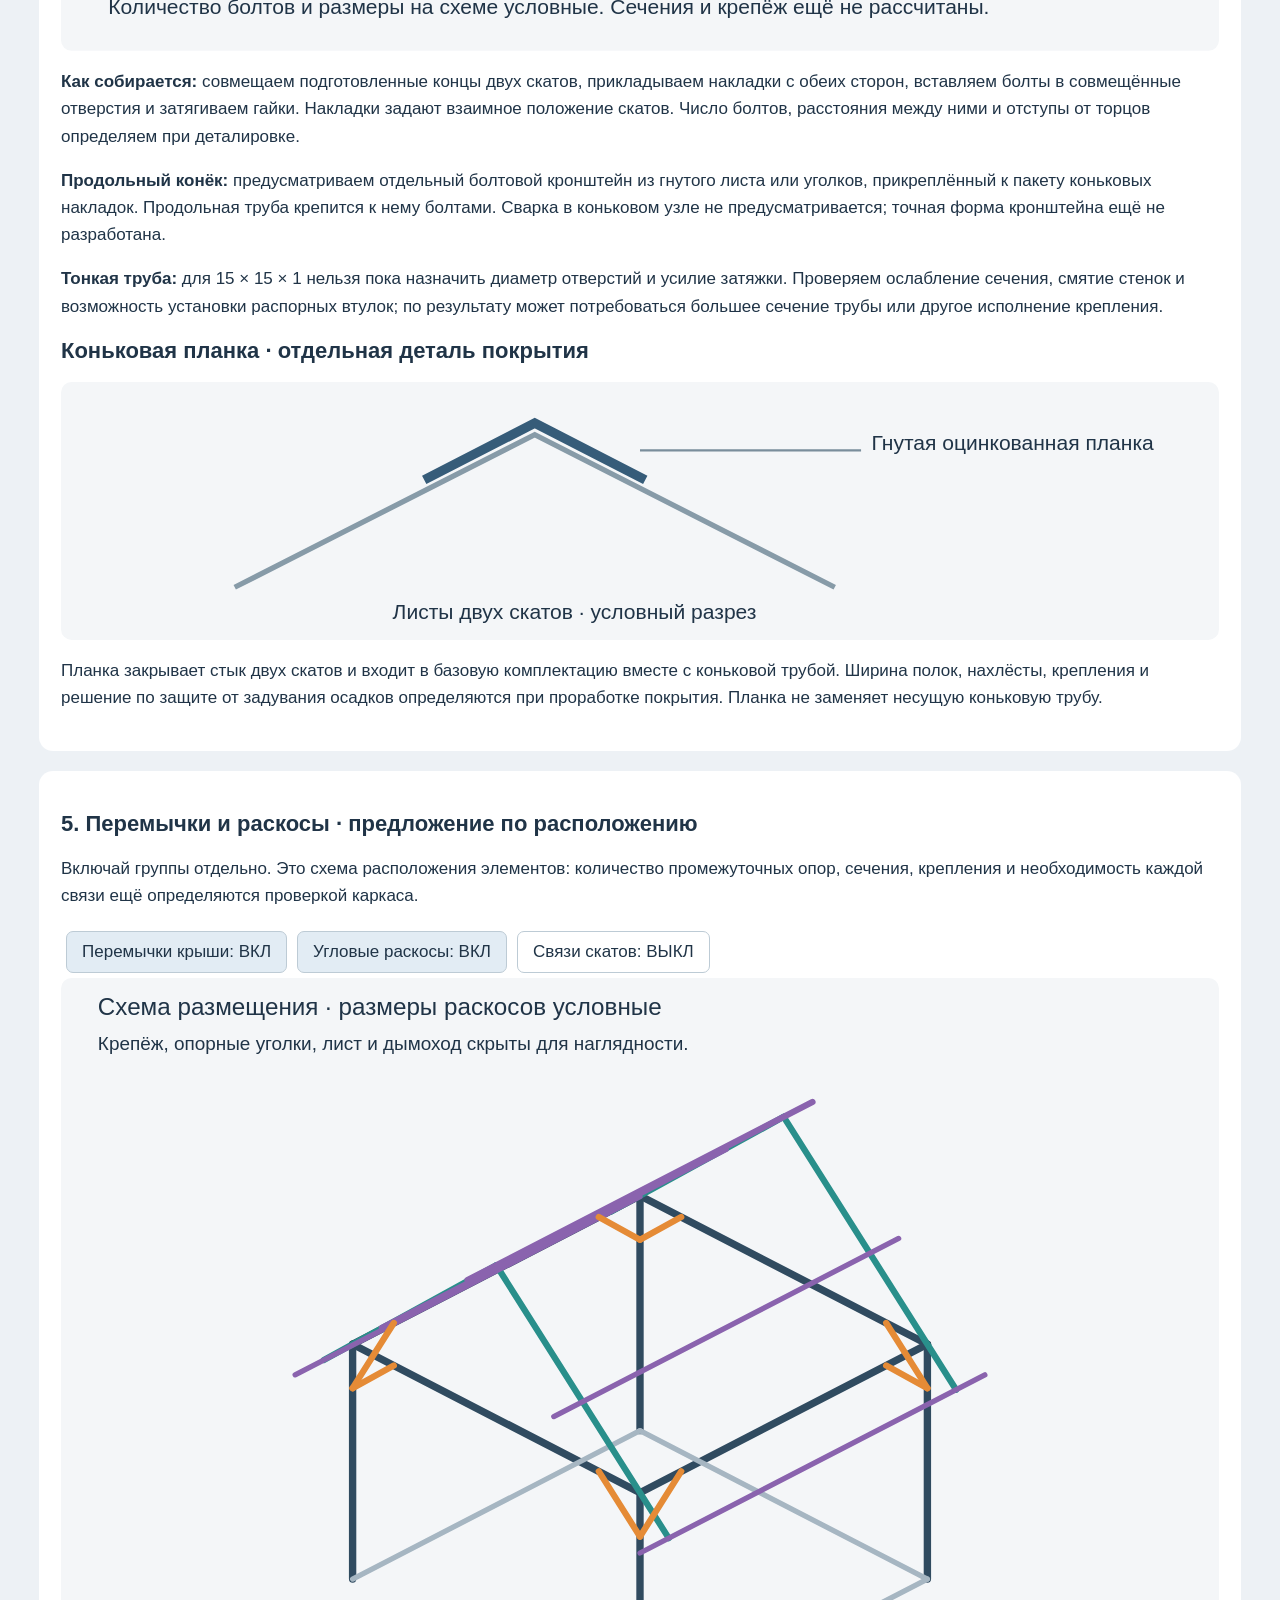
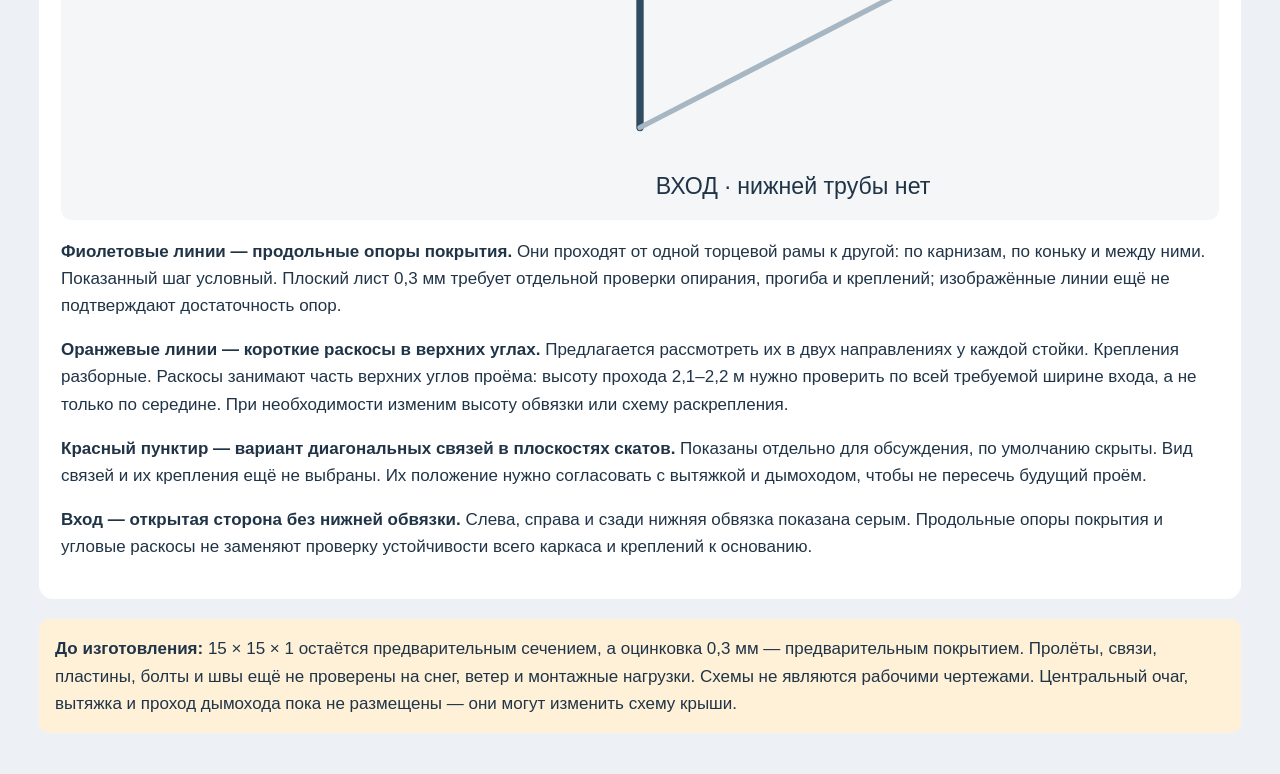
<file: roof-assembly.html>
﻿<!doctype html><html lang="ru"><meta charset="utf-8"><meta name="viewport" content="width=device-width,initial-scale=1"><title>Двускатная крыша — схема сборки</title>
<style>*{box-sizing:border-box}body{margin:0;background:#edf1f5;color:#203447;font:17px Arial,sans-serif}main{max-width:1250px;margin:auto;padding:24px}h1{font-size:28px}h2{font-size:22px}p{line-height:1.6}section{background:white;padding:22px;border-radius:14px;margin:20px 0}svg{display:block;width:100%;height:auto}button,a{display:inline-block;border:1px solid #bdcbd5;border-radius:7px;padding:10px 15px;background:white;color:#203447;font:inherit;cursor:pointer;text-decoration:none;margin:5px}.on{background:#203f59;color:white}.note{background:#fff1d7;padding:16px;border-radius:10px}.key span{display:inline-block;margin:8px 18px 8px 0}.key i{display:inline-block;width:16px;height:16px;vertical-align:middle;margin-right:6px}@media print{button,nav{display:none}}</style>
<main><nav><a href="frame-concept.html">Общий каркас</a><a href="corner-assembly.html">Угловой узел</a></nav><h1>Двускатная крыша · предварительно 45°</h1><p class="note"><strong>Текущий вариант:</strong> опора ската на покупном усиленном уголке 45° для профиля 2020. По фото: основание 59 × 22 мм, отверстие 6,5 мм. Требуются проверка материала и прочности, разработка площадки крепления и проверка соединения с трубой 15 × 15 × 1. Седло в разделе 3 сохранено только как прежний вариант и сейчас не выбрано.</p><p>Две торцевые треугольные рамы соединяются коньком и продольными перемычками. Это компоновка для обсуждения, без назначения несущей способности.</p>
<div class="key"><span><i style="background:#304b60"></i>Обвязка 40 × 40 × 2</span><span><i style="background:#298f8b"></i>Наклонные элементы</span><span><i style="background:#8a63ae"></i>Конёк и перемычки</span><span><i style="background:#eb953f"></i>Места разъёмных креплений</span></div>
<section><h2>1. Крыша на каркасе</h2><button onclick="draw(false)">Только две рамы</button><button onclick="draw(true)">Добавить конёк и перемычки</button><svg id="roof" viewBox="0 0 1100 700" role="img" aria-label="Объёмная схема двускатной крыши на четырёх стойках"></svg><p>По одному промежуточному продольному элементу на каждом скате показано только для понимания. Их количество, шаг и сечение определяются после проверки покрытия и каркаса. Лист на схеме скрыт.</p></section>
<section><h2>2. Торцевая рама · со стороны входа</h2>
<svg xmlns="http://www.w3.org/2000/svg" viewBox="0 -150 1100 620" role="img" aria-label="Треугольная рама двускатной крыши">
<rect width="1100" height="470" rx="10" fill="#f4f6f8"/>
<g fill="none" stroke-linecap="round"><path d="M220 380V260H880V380M220 260H880" stroke="#304b60" stroke-width="10"/><path d="M154 326L550 -70L946 326" stroke="#298f8b" stroke-width="8"/><path d="M220 417H880M220 405V430M880 405V430" stroke="#7a8e9c" stroke-width="2"/></g>
<g fill="#eb953f"><circle cx="220" cy="260" r="12"/><circle cx="880" cy="260" r="12"/><circle cx="550" cy="-70" r="12"/></g>
<g fill="#203447" font-family="Arial,sans-serif" font-size="21"><text x="470" y="451">3000 по осям стоек</text><text x="35" y="346">Свес ≈300*</text><text x="832" y="346">Свес ≈300*</text><text x="610" y="-70">Коньковый узел</text><text x="370" y="305">Балка верхней обвязки</text><text x="45" y="50">Уклон 45°*</text><text x="45" y="82">Подъём 1500 мм*</text></g>
</svg>
<p>* По согласованию предварительно принят уклон 45°. При ширине 3000 мм подъём конька составляет 1500 мм от уровня опор скатов. Свесы пока 300 мм. Итоговая высота уточняется с учётом размеров деталей. При проходе 2200 мм конёк будет ориентировочно на высоте 3,7–3,8 м от площадки.</p></section>
<section id="eave-detail"><h2>3. Прежний вариант седла · сейчас не выбран</h2>
<p><strong>Предлагаемый вариант — небольшое седло на готовом угловом соединителе.</strong> Оно состоит из двух боковых пластин и наклонной опорной полки между ними. Седло сваривается в цеху вместе с угловым узлом; при сборке крыши труба ската укладывается сверху и фиксируется болтовым крепежом.</p>
<svg xmlns="http://www.w3.org/2000/svg" viewBox="0 0 1200 850" role="img" aria-label="Детали седла для ската: боковой вид, торцевой разрез и сборка">
<rect width="1200" height="850" rx="12" fill="#f4f6f8"/>
<g font-family="Arial,sans-serif" fill="#203447"><text x="40" y="45" font-size="25">А. Вид сбоку · одна щека скрыта</text><text x="675" y="45" font-size="25">Б. Разрез поперёк ската</text></g>
<!-- side: upward sloping bearing and cheek -->
<rect x="235" y="253" width="110" height="155" fill="#304b60" stroke="#203447" stroke-width="2"/>
<path d="M225 253H355V162L225 240Z" fill="#eb953f" opacity=".45" stroke="#203447" stroke-width="2"/>
<path d="M100 303L470 81" fill="none" stroke="#298f8b" stroke-width="22"/>
<path d="M225 241L350 166" stroke="#bd6c22" stroke-width="9"/>
<circle cx="289" cy="190" r="8" fill="#f1cf6a" stroke="#203447" stroke-width="2"/>
<g stroke="#718797" stroke-width="2" fill="none"><path d="M340 172L460 150H570M289 190L450 225H570M260 300L440 335H570"/></g>
<g font-family="Arial,sans-serif" fill="#203447" font-size="19"><text x="430" y="135">Наклонная полка</text><text x="440" y="247">Болт через щёки</text><text x="430" y="358">Корпус углового узла</text><text x="40" y="450">Скат продолжается вниз за опору — это свес.</text></g>
<!-- transverse section: saddle and tube -->
<rect x="755" y="170" width="18" height="150" fill="#eb953f" stroke="#203447" stroke-width="2"/>
<rect x="873" y="170" width="18" height="150" fill="#eb953f" stroke="#203447" stroke-width="2"/>
<rect x="773" y="286" width="100" height="16" fill="#bd6c22" stroke="#203447" stroke-width="2"/>
<path d="M785 190H861V286H785Z M793 198V278H853V198Z" fill="#298f8b" fill-rule="evenodd" stroke="#203447" stroke-width="1"/>
<path d="M730 232H915" stroke="#203447" stroke-width="9"/><rect x="724" y="216" width="15" height="32" fill="#667d8e"/><rect x="908" y="216" width="19" height="32" fill="#667d8e"/>
<rect x="750" y="320" width="150" height="88" fill="#304b60"/>
<g font-family="Arial,sans-serif" fill="#203447" font-size="19"><text x="710" y="125">Щека · труба · щека</text><text x="685" y="450">Труба лежит на полке между щеками.</text></g>
<path d="M40 485H1160" stroke="#cad5de"/>
<g font-family="Arial,sans-serif" fill="#203447"><text x="40" y="530" font-size="25">В. Из чего изготовить седло</text></g>
<path d="M90 705H260V600L90 702Z" fill="#eb953f" stroke="#203447" stroke-width="2"/>
<path d="M320 705H490V600L320 702Z" fill="#eb953f" stroke="#203447" stroke-width="2"/>
<path d="M620 690L790 588L845 620L675 722Z" fill="#bd6c22" stroke="#203447" stroke-width="2"/>
<g font-family="Arial,sans-serif" fill="#203447" font-size="20"><text x="85" y="755">Две одинаковые боковые пластины</text><text x="600" y="755">Одна опорная полка</text><text x="40" y="813">Угол полки соответствует уклону крыши. Размеры, число болтов и швы ещё не назначены.</text></g>
</svg>
<p><strong>Что приваривается на производстве:</strong> полка к боковым пластинам, седло — к корпусу углового соединителя. Сварной шов не должен мешать укладке трубы на полку. Форму щёк можно упростить при деталировке; наклонной должна быть именно опорная поверхность под скат.</p>
<p><strong>Что делает покупатель:</strong> укладывает скат сверху между щеками до совмещения отверстий, вставляет крепёж и затягивает гайки. С торца трубу в закрытый карман проталкивать не нужно. Опорная полка воспринимает прижатие ската вниз; болтовое крепление и остальная конструкция должны удерживать его при других направлениях нагрузки.</p>
<p><strong>Важно для компоновки:</strong> седло размещаем над корпусом так, чтобы оставался доступ к крепежу горизонтальной обвязки, а скат со свесом не задевал её. На схеме обвязка скрыта для ясности. У второй стороны крыши седло имеет зеркальный наклон.</p>
<p><strong>Пока не назначены:</strong> толщина и высота щёк, размеры полки, швы, число и диаметр болтов. Для трубы 15 × 15 × 1 отдельно проверяем отверстия и смятие стенок; на разрезе возможная распорная втулка не показана. Один болт на рисунке не означает, что он обеспечит требуемую жёсткость.</p>
<p><strong>У конька:</strong> остаётся согласованный принцип — две накладки в форме ∧ по сторонам труб, соединённые болтами. Накладки можно вырезать целиком или изготовить сваркой в цеху; покупатель использует только болтовые соединения.</p>
</section>
<section><h2>Порядок сборки крыши</h2><p>① На временно раскреплённом каркасе устанавливаем две торцевые рамы с временной поддержкой. ② Соединяем их продольными элементами. ③ Устанавливаем предусмотренные проектом связи, проверяем геометрию и затягиваем крепёж. ④ Монтируем покрытие по разработанной схеме. Это принцип последовательности; способ монтажа уточняется после определения массы и устойчивости деталей.</p></section>
<section id="ridge-detail"><h2>4. Коньковый узел · без сварки, на накладных пластинах</h2>
<p><strong>Исправлено по согласованию:</strong> приварных ушек и сварного конькового соединителя нет. Концы двух наклонных труб соединяются двумя плоскими фасонными накладками — спереди и сзади. Болты проходят через накладки и трубы. Пластины можно вырезать из листа без сварки.</p>
<svg xmlns="http://www.w3.org/2000/svg" viewBox="0 0 1100 660" role="img" aria-label="Две накладные пластины соединяют трубы скатов болтами без сварки">
<rect width="1100" height="660" rx="10" fill="#f4f6f8"/>
<g font-family="Arial,sans-serif" fill="#203447"><text x="45" y="45" font-size="24">Вид с торца · накладки с двух сторон</text></g>
<!-- Rear plate, tubes and transparent front plate -->
<path d="M225 215L400 110L575 215L550 260L400 170L250 260Z" fill="#c58a45" stroke="#203447" stroke-width="2"/>
<path d="M85 335L397 148M403 148L715 335" fill="none" stroke="#298f8b" stroke-width="28"/>
<path d="M225 215L400 110L575 215L550 260L400 170L250 260Z" fill="#f2ac57" fill-opacity=".55" stroke="#203447" stroke-width="2"/>
<g fill="#f1cf6a" stroke="#203447" stroke-width="2"><circle cx="270" cy="224" r="8"/><circle cx="335" cy="185" r="8"/><circle cx="465" cy="185" r="8"/><circle cx="530" cy="224" r="8"/></g>
<g fill="none" stroke="#718797" stroke-width="2"><path d="M450 130L760 95H1010M530 224L760 230H1010"/></g>
<g font-family="Arial,sans-serif" fill="#203447" font-size="20"><text x="760" y="85">Две одинаковые накладки</text><text x="760" y="218">Болты через трубу</text><text x="45" y="385">Передняя накладка полупрозрачная, чтобы было видно трубы.</text><text x="45" y="425" font-size="24">Разрез одного крепления · вдоль оси болта</text></g>
<!-- transverse tube section with two cheeks and internal sleeve -->
<rect x="205" y="465" width="16" height="115" fill="#eb953f" stroke="#203447" stroke-width="2"/>
<path d="M235 465H325V580H235Z M243 473V572H317V473Z" fill="#298f8b" fill-rule="evenodd" stroke="#203447" stroke-width="1"/>
<rect x="243" y="505" width="74" height="9" fill="#a5bac6"/><rect x="243" y="532" width="74" height="9" fill="#a5bac6"/>
<rect x="339" y="465" width="16" height="115" fill="#eb953f" stroke="#203447" stroke-width="2"/>
<path d="M175 523H390" stroke="#203447" stroke-width="10"/><rect x="170" y="505" width="16" height="36" fill="#667d8e"/><rect x="380" y="505" width="20" height="36" fill="#667d8e"/>
<g font-family="Arial,sans-serif" fill="#203447" font-size="20"><text x="455" y="477">Оранжевое — накладки, зелёное — стенки трубы</text><text x="455" y="514">Внутри показана возможная распорная втулка</text><text x="455" y="551">Её необходимость и исполнение требуют проверки</text><text x="45" y="625">Количество болтов и размеры на схеме условные. Сечения и крепёж ещё не рассчитаны.</text></g>
</svg>
<p><strong>Как собирается:</strong> совмещаем подготовленные концы двух скатов, прикладываем накладки с обеих сторон, вставляем болты в совмещённые отверстия и затягиваем гайки. Накладки задают взаимное положение скатов. Число болтов, расстояния между ними и отступы от торцов определяем при деталировке.</p>
<p><strong>Продольный конёк:</strong> предусматриваем отдельный болтовой кронштейн из гнутого листа или уголков, прикреплённый к пакету коньковых накладок. Продольная труба крепится к нему болтами. Сварка в коньковом узле не предусматривается; точная форма кронштейна ещё не разработана.</p>
<p><strong>Тонкая труба:</strong> для 15 × 15 × 1 нельзя пока назначить диаметр отверстий и усилие затяжки. Проверяем ослабление сечения, смятие стенок и возможность установки распорных втулок; по результату может потребоваться большее сечение трубы или другое исполнение крепления.</p><h2>Коньковая планка · отдельная деталь покрытия</h2>
<svg xmlns="http://www.w3.org/2000/svg" viewBox="0 0 1100 245" role="img" aria-label="Коньковая планка поверх двух кровельных листов">
<rect width="1100" height="245" rx="10" fill="#f4f6f8"/>
<path d="M165 195L450 50L735 195" fill="none" stroke="#879ba8" stroke-width="5"/>
<path d="M345 93L450 39L555 93" fill="none" stroke="#365c79" stroke-width="9"/>
<path d="M550 65H760" fill="none" stroke="#7a8e9c" stroke-width="2"/>
<g font-family="Arial,sans-serif" fill="#203447" font-size="20"><text x="770" y="65">Гнутая оцинкованная планка</text><text x="315" y="225">Листы двух скатов · условный разрез</text></g>
</svg>
<p>Планка закрывает стык двух скатов и входит в базовую комплектацию вместе с коньковой трубой. Ширина полок, нахлёсты, крепления и решение по защите от задувания осадков определяются при проработке покрытия. Планка не заменяет несущую коньковую трубу.</p>
</section><section id="bracing-layout"><h2>5. Перемычки и раскосы · предложение по расположению</h2>
<p>Включай группы отдельно. Это схема расположения элементов: количество промежуточных опор, сечения, крепления и необходимость каждой связи ещё определяются проверкой каркаса.</p>
<div><button id="toggle-purlins" onclick="toggleBracing('purlins')">Перемычки крыши: ВКЛ</button><button id="toggle-knees" onclick="toggleBracing('knees')">Угловые раскосы: ВКЛ</button><button id="toggle-ties" onclick="toggleBracing('ties')">Связи скатов: ВЫКЛ</button></div>
<svg id="bracing-model" viewBox="0 0 1100 800" role="img" aria-label="Каркас с переключаемыми перемычками и раскосами"></svg>
<p><strong>Фиолетовые линии — продольные опоры покрытия.</strong> Они проходят от одной торцевой рамы к другой: по карнизам, по коньку и между ними. Показанный шаг условный. Плоский лист 0,3 мм требует отдельной проверки опирания, прогиба и креплений; изображённые линии ещё не подтверждают достаточность опор.</p>
<p><strong>Оранжевые линии — короткие раскосы в верхних углах.</strong> Предлагается рассмотреть их в двух направлениях у каждой стойки. Крепления разборные. Раскосы занимают часть верхних углов проёма: высоту прохода 2,1–2,2 м нужно проверить по всей требуемой ширине входа, а не только по середине. При необходимости изменим высоту обвязки или схему раскрепления.</p>
<p><strong>Красный пунктир — вариант диагональных связей в плоскостях скатов.</strong> Показаны отдельно для обсуждения, по умолчанию скрыты. Вид связей и их крепления ещё не выбраны. Их положение нужно согласовать с вытяжкой и дымоходом, чтобы не пересечь будущий проём.</p>
<p><strong>Вход — открытая сторона без нижней обвязки.</strong> Слева, справа и сзади нижняя обвязка показана серым. Продольные опоры покрытия и угловые раскосы не заменяют проверку устойчивости всего каркаса и креплений к основанию.</p>
</section>
<script>
const braceState={purlins:true,knees:true,ties:false};
function toggleBracing(key){braceState[key]=!braceState[key];renderBracing()}
function renderBracing(){
const s=document.getElementById('bracing-model'),ns='http://www.w3.org/2000/svg';s.innerHTML='';
function make(tag,attrs){const e=document.createElementNS(ns,tag);for(const k in attrs)e.setAttribute(k,attrs[k]);s.appendChild(e);return e}
function project(v){return [550+(v[0]-v[1])*.091,430+(v[0]+v[1])*.047-v[2]*.097]}
function edge(a,b,color,width=5,dash=''){const u=project(a),v=project(b);make('line',{x1:u[0],y1:u[1],x2:v[0],y2:v[1],stroke:color,'stroke-width':width,'stroke-linecap':'round','stroke-dasharray':dash})}
function label(x,y,t,size=20){const e=make('text',{x,y,fill:'#203447','font-family':'Arial','font-size':size});e.textContent=t}
make('rect',{width:1100,height:800,rx:10,fill:'#f4f6f8'});
const h=2300,ridge=h+1500;
for(const x of [0,3000])for(const y of [0,3000])edge([x,y,0],[x,y,h],'#304b60',7);
for(const y of [0,3000])edge([0,y,h],[3000,y,h],'#304b60',7);
for(const x of [0,3000])edge([x,0,h],[x,3000,h],'#304b60',7);
// Entrance is the front edge y=3000; lower ring is absent there.
for(const x of [0,3000])edge([x,0,0],[x,3000,0],'#a6b6c2',5);
edge([0,0,0],[3000,0,0],'#a6b6c2',5);
for(const y of [0,3000]){edge([-300,y,h-300],[1500,y,ridge],'#298f8b',6);edge([1500,y,ridge],[3300,y,h-300],'#298f8b',6)}
edge([1500,-300,ridge],[1500,3300,ridge],'#8a63ae',6);
if(braceState.purlins){for(const x of [-300,600,2400,3300]){const z=h+1500-Math.abs(x-1500);edge([x,-300,z],[x,3300,z],'#8a63ae',5)}}
if(braceState.knees){for(const x of [0,3000])for(const y of [0,3000]){const dx=x===0?430:-430,dy=y===0?430:-430;edge([x,y,h-430],[x+dx,y,h],'#e58b36',6);edge([x,y,h-430],[x,y+dy,h],'#e58b36',6)}}
if(braceState.ties){for(const x of [0,3000]){edge([x,0,h],[1500,3000,ridge],'#b94747',3,'9 7');edge([x,3000,h],[1500,0,ridge],'#b94747',3,'9 7')}}
label(35,35,'Схема размещения · размеры раскосов условные',23);
label(35,68,'Крепёж, опорные уголки, лист и дымоход скрыты для наглядности.',18);
label(565,775,'ВХОД · нижней трубы нет',22);
const names={purlins:'Перемычки крыши',knees:'Угловые раскосы',ties:'Связи скатов'};for(const key in names){const b=document.getElementById('toggle-'+key);b.textContent=names[key]+': '+(braceState[key]?'ВКЛ':'ВЫКЛ');b.style.background=braceState[key]?'#e2ecf4':'white';b.setAttribute('aria-pressed',String(braceState[key]))}
}
renderBracing();
</script><p class="note"><strong>До изготовления:</strong> 15 × 15 × 1 остаётся предварительным сечением, а оцинковка 0,3 мм — предварительным покрытием. Пролёты, связи, пластины, болты и швы ещё не проверены на снег, ветер и монтажные нагрузки. Схемы не являются рабочими чертежами. Центральный очаг, вытяжка и проход дымохода пока не размещены — они могут изменить схему крыши.</p>
</main>
<script>
const svg=document.getElementById('roof'),NS='http://www.w3.org/2000/svg';function add(tag,a){let e=document.createElementNS(NS,tag);for(let k in a)e.setAttribute(k,a[k]);svg.appendChild(e);return e}function p(x,y,z){return [550+(x-y)*.092,430+(x+y)*.043-z*.105]}function ln(a,b,c,w,d=''){let u=p(...a),v=p(...b);add('line',{x1:u[0],y1:u[1],x2:v[0],y2:v[1],stroke:c,'stroke-width':w,'stroke-linecap':'round','stroke-dasharray':d})}function txt(x,y,t){let e=add('text',{x,y,fill:'#203447','font-family':'Arial','font-size':21});e.textContent=t}function dot(a){let u=p(...a);add('circle',{cx:u[0],cy:u[1],r:7,fill:'#eb953f'})}function draw(all){svg.innerHTML='';add('rect',{width:1100,height:700,rx:10,fill:'#f4f6f8'});let top=2240;for(let x of [0,3000])for(let y of [0,3000])ln([x,y,0],[x,y,top],'#9aafbd',6);for(let y of [0,3000])ln([0,y,top],[3000,y,top],'#304b60',9);for(let x of [0,3000])ln([x,0,top],[x,3000,top],'#304b60',9);
for(let y of [0,3000]){ln([-300,y,top-300],[1500,y,top+1500],'#298f8b',7);ln([1500,y,top+1500],[3300,y,top-300],'#298f8b',7);for(let x of [0,3000])dot([x,y,top]);dot([1500,y,top+1500])}
if(all){ln([1500,-300,top+1500],[1500,3300,top+1500],'#8a63ae',7);for(let x of [750,2250])ln([x,-300,top+750],[x,3300,top+750],'#8a63ae',6)}txt(35,48,all?'Две торцевые рамы + продольные элементы':'Две торцевые рамы на верхней обвязке');txt(35,80,'Масштаб сечений условный. Связи и усиления пока не показаны.');txt(550,665,'Вход · без нижнего порога');}draw(true);
</script></html>
</file>
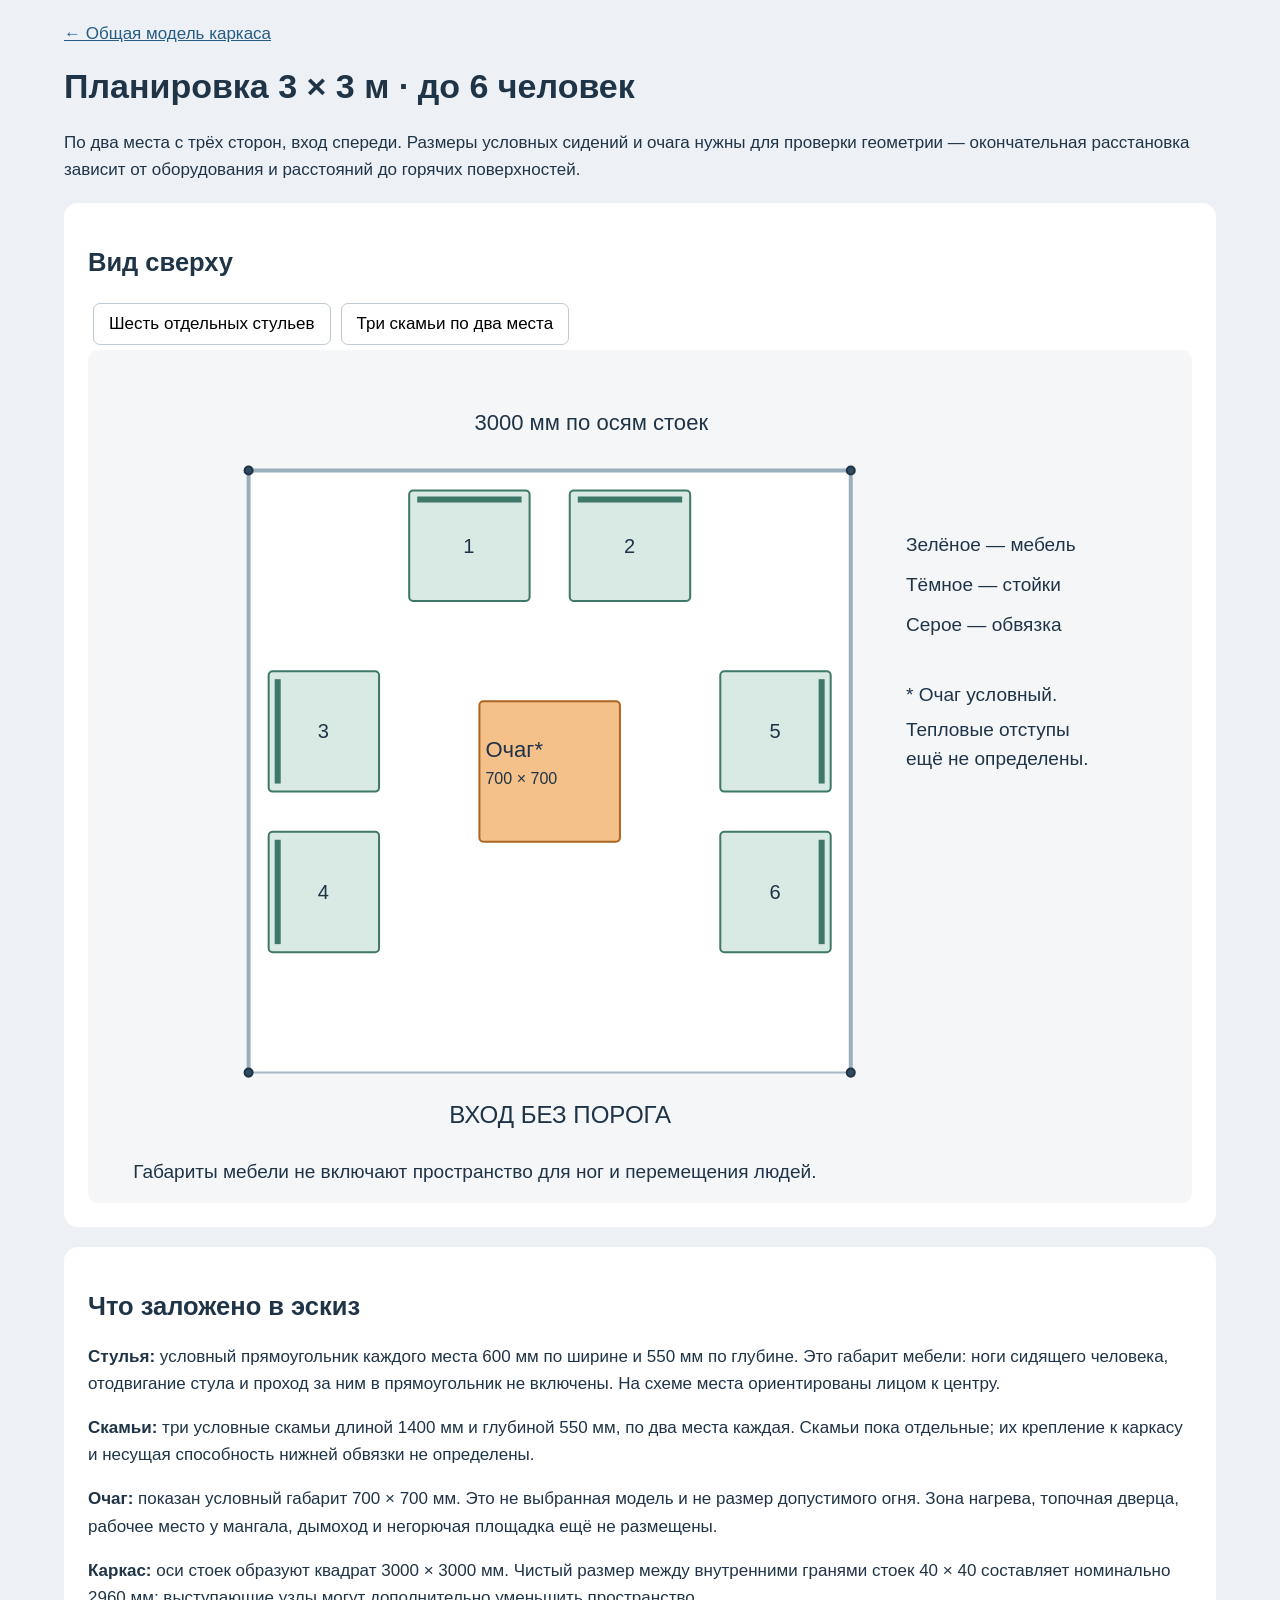
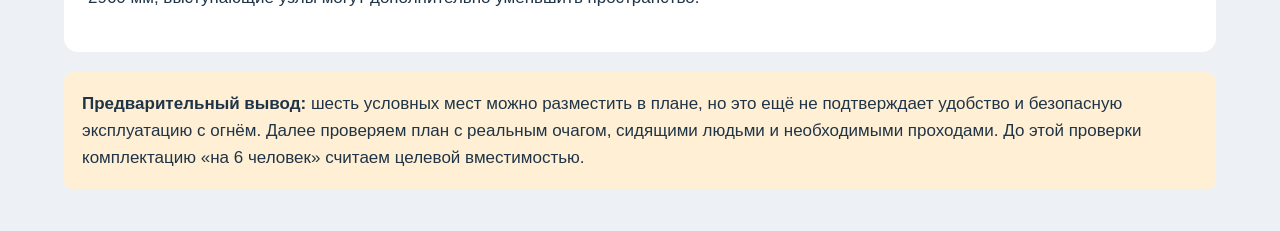
<file: seating-layout.html>
﻿<!doctype html><html lang="ru"><meta charset="utf-8"><meta name="viewport" content="width=device-width,initial-scale=1"><title>Планировка на шесть человек</title><style>*{box-sizing:border-box}body{margin:0;background:#edf1f5;color:#203447;font:17px Arial,sans-serif}main{max-width:1200px;margin:auto;padding:24px}section{background:white;border-radius:14px;padding:24px;margin:20px 0}p{line-height:1.6}svg{display:block;width:100%;height:auto}a{color:#275c85}.note{background:#fff0d5;padding:18px;border-radius:10px}button{font:inherit;padding:10px 15px;margin:5px;border:1px solid #bccbd5;background:white;border-radius:7px;cursor:pointer}</style>
<main><a href="frame-overview.html">← Общая модель каркаса</a><h1>Планировка 3 × 3 м · до 6 человек</h1><p>По два места с трёх сторон, вход спереди. Размеры условных сидений и очага нужны для проверки геометрии — окончательная расстановка зависит от оборудования и расстояний до горячих поверхностей.</p><section><h2>Вид сверху</h2><button onclick="setSeating('chairs')">Шесть отдельных стульев</button><button onclick="setSeating('benches')">Три скамьи по два места</button><svg id="seating-plan" viewBox="0 0 1100 850" role="img" aria-label="План размещения шести мест вокруг центрального очага"></svg></section>
<section><h2>Что заложено в эскиз</h2><p><strong>Стулья:</strong> условный прямоугольник каждого места 600 мм по ширине и 550 мм по глубине. Это габарит мебели: ноги сидящего человека, отодвигание стула и проход за ним в прямоугольник не включены. На схеме места ориентированы лицом к центру.</p><p><strong>Скамьи:</strong> три условные скамьи длиной 1400 мм и глубиной 550 мм, по два места каждая. Скамьи пока отдельные; их крепление к каркасу и несущая способность нижней обвязки не определены.</p><p><strong>Очаг:</strong> показан условный габарит 700 × 700 мм. Это не выбранная модель и не размер допустимого огня. Зона нагрева, топочная дверца, рабочее место у мангала, дымоход и негорючая площадка ещё не размещены.</p><p><strong>Каркас:</strong> оси стоек образуют квадрат 3000 × 3000 мм. Чистый размер между внутренними гранями стоек 40 × 40 составляет номинально 2960 мм; выступающие узлы могут дополнительно уменьшить пространство.</p></section>
<p class="note"><strong>Предварительный вывод:</strong> шесть условных мест можно разместить в плане, но это ещё не подтверждает удобство и безопасную эксплуатацию с огнём. Далее проверяем план с реальным очагом, сидящими людьми и необходимыми проходами. До этой проверки комплектацию «на 6 человек» считаем целевой вместимостью.</p></main>
<script>
const seatSvg=document.getElementById('seating-plan'),seatNS='http://www.w3.org/2000/svg';let seatingMode='chairs';
function setSeating(m){seatingMode=m;drawSeats()}
function drawSeats(){seatSvg.innerHTML='';function el(tag,a){const e=document.createElementNS(seatNS,tag);for(const k in a)e.setAttribute(k,a[k]);seatSvg.appendChild(e);return e}function text(x,y,t,size=20){const e=el('text',{x,y,fill:'#203447','font-family':'Arial','font-size':size});e.textContent=t}const scale=.2,ox=160,oy=120;function rect(x,y,w,h,fill,stroke='#203447'){return el('rect',{x:ox+x*scale,y:oy+y*scale,width:w*scale,height:h*scale,fill,stroke,'stroke-width':2,rx:4})}function line(x1,y1,x2,y2,c,w=4){el('line',{x1:ox+x1*scale,y1:oy+y1*scale,x2:ox+x2*scale,y2:oy+y2*scale,stroke:c,'stroke-width':w})}
el('rect',{width:1100,height:850,fill:'#f4f6f8',rx:10});rect(0,0,3000,3000,'#fff','#a8b8c5');line(0,3000,0,0,'#9aaebc');line(0,0,3000,0,'#9aaebc');line(3000,0,3000,3000,'#9aaebc');for(const x of [0,3000])for(const y of [0,3000])rect(x-20,y-20,40,40,'#304b60');
rect(1150,1150,700,700,'#f5c18b','#ad6421');text(ox+1180*scale,oy+1430*scale,'Очаг*',22);text(ox+1180*scale,oy+1560*scale,'700 × 700',16);
if(seatingMode==='chairs'){const seats=[[800,100,600,550,'rear'],[1600,100,600,550,'rear'],[100,1000,550,600,'left'],[100,1800,550,600,'left'],[2350,1000,550,600,'right'],[2350,1800,550,600,'right']];seats.forEach((s,i)=>{rect(s[0],s[1],s[2],s[3],'#d9e9e4','#3d7869');if(s[4]==='rear')line(s[0]+40,s[1]+45,s[0]+s[2]-40,s[1]+45,'#3d7869',6);if(s[4]==='left')line(s[0]+45,s[1]+40,s[0]+45,s[1]+s[3]-40,'#3d7869',6);if(s[4]==='right')line(s[0]+s[2]-45,s[1]+40,s[0]+s[2]-45,s[1]+s[3]-40,'#3d7869',6);text(ox+(s[0]+s[2]/2)*scale-6,oy+(s[1]+s[3]/2)*scale+7,String(i+1))})}else{rect(800,100,1400,550,'#d9e9e4','#3d7869');rect(100,1000,550,1400,'#d9e9e4','#3d7869');rect(2350,1000,550,1400,'#d9e9e4','#3d7869');text(ox+1030*scale,oy+420*scale,'2 места');text(ox+135*scale,oy+1690*scale,'2 места',17);text(ox+2390*scale,oy+1690*scale,'2 места',17)}
text(385,80,'3000 мм по осям стоек',22);text(360,770,'ВХОД БЕЗ ПОРОГА',24);text(815,200,'Зелёное — мебель',19);text(815,240,'Тёмное — стойки',19);text(815,280,'Серое — обвязка',19);text(815,350,'* Очаг условный.',19);text(815,385,'Тепловые отступы',19);text(815,414,'ещё не определены.',19);text(45,825,'Габариты мебели не включают пространство для ног и перемещения людей.',19);
}drawSeats();
</script></html>
</file>
<file: presentation.css>
:root{--paper:#f5f3ed;--ink:#242a27;--muted:#6c736c;--line:#d7dbd2;--accent:#bd4b2b;--sage:#e7ebe3;--radius:6px}*{box-sizing:border-box}html{scroll-behavior:smooth;scroll-padding-top:95px}body{margin:0;background:var(--paper);color:var(--ink);font:16px/1.6 Arial,Helvetica,sans-serif}a{color:inherit;text-decoration:none}button,input{font:inherit}button,a,label,input{touch-action:manipulation}button{cursor:pointer;color:var(--ink)}button:focus-visible,a:focus-visible,summary:focus-visible{outline:3px solid var(--accent);outline-offset:5px}.wrap{width:min(1240px,calc(100% - 80px));margin-inline:auto}.site-header{display:flex;justify-content:space-between;align-items:center;gap:20px;padding:24px 40px;border-bottom:1px solid var(--line);max-width:1600px;margin:auto}.brand{display:flex;gap:12px;align-items:center;font-size:13px;font-weight:bold;letter-spacing:1.2px}.brand small{display:block;font-size:8px;letter-spacing:1.5px;color:var(--muted);margin-top:4px}.brand-mark{display:flex;align-items:center;justify-content:center;border:1px solid var(--ink);width:43px;height:43px;font-size:22px;letter-spacing:-3px;padding-right:3px}.brand-mark span{color:var(--accent)}nav{display:flex;gap:30px;font-size:13px}nav a:hover,.text-link:hover{color:var(--accent)}.hero{padding-top:64px}.eyebrow{font-size:11px;font-weight:bold;letter-spacing:2px;margin:0 0 25px;display:flex;gap:10px;align-items:center}.status-dot,.live-dot{display:inline-block;width:7px;height:7px;border-radius:50%;background:var(--accent)}.hero-grid{display:grid;grid-template-columns:1.5fr 1fr;gap:100px;align-items:center}h1,h2,h3,p{margin-top:0}h1{font-size:clamp(45px,5.8vw,78px);font-weight:500;line-height:1.04;letter-spacing:-3.5px;margin-bottom:28px}em{color:var(--accent);font-style:normal}h2{font-size:clamp(32px,3.6vw,47px);font-weight:500;line-height:1.12;letter-spacing:-1.7px;margin-bottom:25px}h3{font-size:21px;line-height:1.25;font-weight:500;letter-spacing:-.5px}.hero-copy{font-size:17px;max-width:535px;color:var(--muted)}.actions{display:flex;align-items:center;gap:25px;flex-wrap:wrap;margin-top:30px}.button{display:inline-flex;align-items:center;justify-content:center;gap:24px;padding:15px 20px;border:1px solid transparent;border-radius:var(--radius);font-size:13px;font-weight:bold;line-height:1.5}.primary{background:var(--accent);color:white}.primary:hover{background:#a83b20}.outline{border-color:var(--line);background:transparent}.text-link{font-size:13px;border-bottom:1px solid var(--ink);padding-bottom:4px}.hero-spec{border:1px solid #c8cec1;background:var(--sage);padding:30px}.spec-top{display:flex;justify-content:space-between;font-size:10px;letter-spacing:2px}.spec-top span{color:var(--accent)}.big-dimension{font-size:72px;letter-spacing:-4px;line-height:1.2;margin-top:22px}.big-dimension small{font-size:27px;letter-spacing:0}.hero-spec>p{color:var(--muted);font-size:13px}.spec-row{display:flex;justify-content:space-between;gap:15px;border-top:1px solid #cbd1c4;padding:15px 0;font-size:12px}.spec-row strong{font-weight:500}.spec-foot{font-size:11px;color:var(--muted);padding-top:14px}.hero-strip{display:flex;justify-content:space-between;gap:15px;border-top:1px solid var(--line);padding:26px 0;margin-top:56px;font-size:10px;letter-spacing:1.3px;color:var(--muted)}.model-section{background:var(--sage);padding:55px 0 30px}.section-heading{display:flex;justify-content:space-between;gap:25px;align-items:flex-end;margin-bottom:30px}.section-heading h2{margin-bottom:0}.section-heading>p{font-size:14px;color:var(--muted);margin-bottom:4px}.viewer{border:1px solid #cbd2c5;border-radius:8px;overflow:hidden;background:#e7ebe5}.viewer-top{display:flex;justify-content:space-between;padding:15px 20px;border-bottom:1px solid #cbd2c5;font-size:9px;letter-spacing:1.2px}.viewer-top span:first-child{display:flex;align-items:center;gap:8px}canvas{display:block;width:100%;height:610px;touch-action:none;cursor:grab}canvas:active{cursor:grabbing}.viewer-controls{padding:14px 18px;background:#f3f5ef;border-top:1px solid #cbd2c5;display:flex;justify-content:space-between;gap:12px;flex-wrap:wrap}.control-group{display:flex;gap:6px;align-items:center;flex-wrap:wrap}.viewer-controls button,.viewer-controls label{font-size:11px;background:transparent;border:1px solid #cbd2c5;border-radius:4px;padding:7px 10px;display:flex;align-items:center;gap:5px}.viewer-controls button:hover{background:white}input{accent-color:var(--accent)}.model-caption{font-size:11px;color:var(--muted);padding-top:16px}.section-space{padding-top:90px;padding-bottom:90px}.story-grid{display:grid;grid-template-columns:1fr 1fr;gap:90px}.story-grid p{font-size:15px;color:var(--muted)}.story-grid .lead{font-size:20px;color:var(--ink);line-height:1.5}.value-row{display:grid;grid-template-columns:repeat(3,1fr);gap:45px;margin-top:45px}.value-row article{border-top:1px solid var(--line);padding-top:20px}.value-row article>span{font-size:11px;color:var(--accent)}.value-row h3{margin:18px 0 12px}.value-row p{font-size:13px;color:var(--muted)}.assembly-section{background:#e9e7de}.assembly-layout{display:grid;grid-template-columns:360px 1fr;gap:40px}.step-list{display:flex;flex-direction:column}.step{border:0;border-top:1px solid #cdd1c6;background:transparent;text-align:left;display:flex;align-items:center;gap:20px;padding:20px 12px;min-height:92px}.step:last-child{border-bottom:1px solid #cdd1c6}.step>span{font-size:11px;color:var(--muted)}.step strong{display:block;font-weight:500;font-size:17px}.step small{display:block;color:var(--muted);font-size:11px;margin-top:6px}.step b{margin-left:auto;font-weight:400;color:var(--muted)}.step.active{background:var(--ink);color:white;border-color:var(--ink)}.step.active>span,.step.active b{color:#ef9e7d}.step.active small{color:#c0c8bc}.assembly-card{background:var(--paper);border:1px solid #d4d6cc;border-radius:6px;overflow:hidden}.assembly-badge{display:flex;justify-content:space-between;padding:18px 22px;font-size:10px;letter-spacing:1px;border-bottom:1px solid var(--line)}.assembly-card svg{display:block;width:100%;height:auto;max-height:370px}.step-description{padding:20px 25px 0;min-height:165px}.step-description h3{font-size:22px;margin-bottom:10px}.step-description p{font-size:13px;color:var(--muted);margin-bottom:12px}.step-description a{font-size:12px;text-decoration:underline;text-underline-offset:4px}.next-step{background:transparent;border:0;border-top:1px solid var(--line);margin-top:20px;padding:15px 25px;width:100%;text-align:right;font-size:12px}.next-step:hover{color:var(--accent)}.small-note{font-size:11px;color:var(--muted);line-height:1.65;margin-top:20px;margin-bottom:0}.dimension-band{display:grid;grid-template-columns:repeat(3,1fr);border-top:1px solid var(--line);border-bottom:1px solid var(--line);margin:35px 0}.dimension-band>div{padding:25px 20px;border-right:1px solid var(--line)}.dimension-band>div:first-child{padding-left:0}.dimension-band>div:last-child{border-right:0}.dimension-band span{display:block;font-size:11px;color:var(--muted);margin-bottom:9px}.dimension-band strong{font-size:26px;font-weight:400;letter-spacing:-1px}.dimension-band small{font-size:12px}.table-tabs{display:flex;gap:8px;flex-wrap:wrap;margin:25px 0}.table-tabs button{border:1px solid var(--line);background:transparent;padding:8px 17px;font-size:12px;border-radius:30px}.table-tabs .active{background:var(--ink);color:white;border-color:var(--ink)}.table-scroll{overflow-x:auto}table{width:100%;border-collapse:collapse;min-width:760px}th{text-align:left;font-size:10px;color:var(--muted);text-transform:uppercase;letter-spacing:1px;padding:14px 12px;border-bottom:1px solid var(--ink)}td{font-size:12px;padding:17px 12px;border-bottom:1px solid var(--line);vertical-align:top}td:first-child{width:24%}td:nth-child(2){width:12%}td:nth-child(3){width:25%}td:last-child{color:var(--muted)}td strong{font-weight:500}.node-links{display:grid;grid-template-columns:repeat(3,1fr);margin-top:35px;gap:15px}.node-links a{position:relative;border:1px solid var(--line);padding:22px}.node-links a:hover{border-color:var(--accent)}.node-links span{display:block;font-size:10px;color:var(--muted);margin-bottom:10px}.node-links strong{font-size:14px;font-weight:500}.node-links b{position:absolute;right:18px;top:20px;color:var(--accent)}.range-section{background:#e7ebe3}.range-grid{display:grid;grid-template-columns:repeat(3,1fr);gap:20px;margin-top:40px}.range-grid article{border:1px solid #c6cebf;padding:30px}.range-grid .featured{background:#dce3d5}.range-num{font-size:11px;color:var(--accent)}.range-grid h3{font-size:27px;margin:25px 0 15px}.range-grid p{font-size:13px;color:var(--muted);min-height:65px}.range-grid ul{list-style:none;padding:20px 0 0;border-top:1px solid #c6cebf;font-size:12px}.range-grid li{padding:7px 0}.range-grid li:before{content:'＋';margin-right:9px;color:var(--accent)}.progress-track{display:grid;grid-template-columns:repeat(4,1fr);margin-top:50px;gap:25px}.progress-track>div{padding-top:20px;border-top:2px solid var(--line)}.progress-track .done{border-color:var(--accent)}.progress-track span{font-size:11px;color:var(--accent)}.progress-track h3{margin-top:20px;font-size:19px}.progress-track p{font-size:12px;color:var(--muted);min-height:95px}.progress-track small{font-size:9px;letter-spacing:1px;color:var(--muted)}.funding-grid{display:grid;grid-template-columns:1.1fr 1fr;gap:70px;margin-top:70px;padding-top:50px;border-top:1px solid var(--line)}.funding-list{padding:0;list-style:none;margin:30px 0 0}.funding-list li{display:flex;gap:22px;margin-bottom:24px}.funding-list li>span{font-size:10px;color:var(--accent);padding-top:4px}.funding-list strong{font-size:14px;font-weight:500}.funding-list p{font-size:12px;color:var(--muted);margin:6px 0 0}.investment-card{padding:30px;background:var(--sage);align-self:start;border:1px solid #cbd2c3}.investment-card h3{font-size:29px}.investment-card p{font-size:13px;color:var(--muted)}.investment-card dl{margin:25px 0}.investment-card dl>div{padding:14px 0;border-top:1px solid #cbd2c3}.investment-card dt{font-size:10px;color:var(--muted)}.investment-card dd{margin:5px 0 0;font-size:13px}.investment-card .button{width:100%}.open-items{border-top:1px solid var(--line);border-bottom:1px solid var(--line);margin-top:45px}.open-items summary{padding:22px 0;cursor:pointer;font-size:13px;list-style:none;display:flex;justify-content:space-between;gap:20px}.open-items summary span{color:var(--accent)}.open-items>div{max-width:920px;padding-bottom:20px;font-size:13px;color:var(--muted)}.closing{background:var(--ink);color:#f3f1e9;padding:70px 0}.closing .eyebrow{color:#e09172}.closing h2{font-size:43px;max-width:850px}.closing p:not(.eyebrow){max-width:650px;font-size:14px;color:#b6bfb1}.dark-outline{background:transparent;border-color:#677261;color:white}.copy-status{min-height:23px;margin:15px 0 0}footer{display:flex;align-items:center;justify-content:space-between;gap:30px;padding-block:25px;font-size:9px}footer>span{letter-spacing:1px;white-space:nowrap}footer p{max-width:500px;margin:0;color:var(--muted)}footer a{white-space:nowrap}.sr-only{position:absolute;width:1px;height:1px;overflow:hidden;clip:rect(0,0,0,0)}[hidden]{display:none!important}
@media(min-width:1500px){canvas{height:680px}}@media(max-width:1000px){.hero-grid{gap:40px}.hero-spec{padding:24px}.big-dimension{font-size:62px}.assembly-layout{grid-template-columns:300px 1fr;gap:20px}.story-grid{gap:40px}.funding-grid{gap:35px}.progress-track{gap:20px}.progress-track p{min-height:135px}.range-grid article{padding:22px}.range-grid p{min-height:95px}}
@media(max-width:760px){.wrap{width:calc(100% - 36px)}.site-header{padding:18px;align-items:flex-start}.brand{font-size:10px;letter-spacing:.8px}.brand small{font-size:6px}.brand-mark{width:35px;height:35px;font-size:18px}nav{gap:13px;font-size:10px;flex-wrap:wrap;max-width:150px;justify-content:flex-end}.hero{padding-top:36px}.hero-grid{grid-template-columns:1fr;gap:30px}h1{font-size:55px;letter-spacing:-2.5px}.hero-copy{font-size:15px}.hero-spec{padding:22px}.big-dimension{font-size:62px}.hero-strip{margin-top:30px;flex-wrap:wrap;font-size:8px;gap:14px;justify-content:flex-start}.section-heading{display:block}.section-heading>p{margin-top:18px}.section-heading>.button{margin-top:20px}.model-section{padding-top:35px}.viewer-top{padding:12px;font-size:8px}.viewer-top span:last-child{display:none}canvas{height:480px}.viewer-controls{padding:10px;gap:10px}.viewer-controls button,.viewer-controls label{font-size:10px;padding:7px}.section-space{padding-block:55px}.story-grid,.value-row,.range-grid,.funding-grid{grid-template-columns:1fr;gap:25px}.story-grid .lead{font-size:18px}.value-row{margin-top:25px;gap:20px}.value-row article{padding-top:14px}.value-row h3{margin-top:10px}.assembly-layout{grid-template-columns:1fr}.step-list{display:grid;grid-template-columns:repeat(2,1fr);gap:7px}.step{padding:12px 10px;min-height:85px;gap:10px;border:1px solid #cdd1c6}.step strong{font-size:13px}.step small{font-size:9px}.step b{display:none}.assembly-card svg{max-height:none}.step-description{min-height:175px}.dimension-band{grid-template-columns:1fr}.dimension-band>div{padding:18px 0;border-right:0;border-bottom:1px solid var(--line)}.dimension-band>div:last-child{border-bottom:0}.dimension-band strong{font-size:25px}.node-links{grid-template-columns:1fr;gap:10px}.node-links a{padding:16px}.node-links span{margin-bottom:4px}.range-grid p{min-height:0}.range-grid h3{margin-top:15px}.range-grid ul{margin-bottom:0}.progress-track{grid-template-columns:1fr 1fr;gap:28px 18px}.progress-track p{min-height:0}.progress-track h3{font-size:18px}.funding-grid{margin-top:35px;padding-top:30px}.investment-card{padding:22px}.closing{padding:45px 0}.closing h2{font-size:32px}.closing .actions{gap:14px}.closing .button{width:100%}footer{align-items:flex-start;flex-direction:column;gap:12px}.hero .actions{gap:18px}.eyebrow{font-size:9px;letter-spacing:1.4px}}
@media(prefers-reduced-motion:reduce){html{scroll-behavior:auto}}
@media print{body{background:white;font-size:11px}.site-header nav,.viewer-controls,.table-tabs,.next-step,.closing .actions,.copy-status{display:none}.wrap{width:100%}.site-header{padding:10px 0}.hero{padding-top:20px}.hero-grid{gap:35px}h1{font-size:43px}.hero-spec{padding:20px}.hero-strip{margin-top:25px}.section-space{padding-block:30px}.model-section{padding:25px 0}.viewer{break-inside:avoid}canvas{height:420px}.assembly-layout{grid-template-columns:260px 1fr}.step{padding:10px;min-height:65px}.step-description{min-height:140px}.section-heading{margin-bottom:20px}h2{font-size:30px}.value-row,.range-grid,.progress-track{gap:20px}table{min-width:0}td{font-size:9px;padding:10px 6px}th{font-size:8px}.table-scroll{overflow:visible}.closing{padding:25px}.closing h2{font-size:30px}.node-links,.dimension-band,.investment-card,.range-grid article{break-inside:avoid}.open-items{display:none}.table-tabs~.table-scroll tr[hidden]{display:table-row!important}a{color:inherit}footer{padding-top:20px}.range-grid p,.progress-track p{min-height:0}.funding-grid{margin-top:25px;padding-top:25px;gap:25px}}
.kit-summary{max-width:920px;color:var(--muted);font-size:13px}.kit-summary strong{color:var(--ink);font-weight:500}
</file>
<file: assembly-guide.css>
.guide-intro{padding-top:55px;padding-bottom:30px}.guide-intro h1{font-size:clamp(40px,4.8vw,65px)}.guide-intro>.lead{max-width:850px;font-size:18px;color:var(--muted)}.guide-status{background:#e9e8dd;border-left:3px solid var(--accent);padding:18px 22px;max-width:950px;margin:25px 0}.guide-status strong{font-size:14px;font-weight:500}.guide-status p{font-size:12px;color:var(--muted);margin:6px 0 0}.map-grid{display:grid;grid-template-columns:1.2fr 1fr;gap:50px;align-items:center}.map-board{background:#e7ebe2;border:1px solid var(--line)}.map-board svg{width:100%;height:auto;display:block}.map-grid .lead{font-size:24px;line-height:1.4}.map-grid p:not(.lead){font-size:14px;color:var(--muted)}.diagram-key{display:flex;gap:12px 20px;flex-wrap:wrap;margin:20px 0;font-size:11px}.diagram-key i{display:inline-block;width:12px;height:12px;margin-right:6px;vertical-align:middle}.parts-table{margin-top:35px}.parts-table td:first-child{font-family:monospace;font-size:12px}.guide-operations{background:#e9e7de}.guide-layout{display:grid;grid-template-columns:260px 1fr;gap:30px;align-items:start}.operation-nav{display:flex;flex-direction:column;gap:0;position:sticky;top:20px;max-width:none}.operation-nav button{display:flex;align-items:center;gap:12px;width:100%;border:0;border-bottom:1px solid #cdd2c7;padding:16px 12px;background:transparent;text-align:left;font-size:12px;line-height:1.4}.operation-nav button span{color:var(--accent);font-size:10px}.operation-nav button.active{background:var(--ink);color:white}.operation-nav button.active span{color:#e8a286}.operation-card{background:var(--paper);border:1px solid #cdd2c7;border-radius:6px;overflow:hidden;margin-bottom:25px}.operation-heading{padding:23px 26px;border-bottom:1px solid var(--line)}.operation-heading .eyebrow{margin-bottom:12px;font-size:9px}.operation-heading h3{font-size:28px;margin-bottom:8px}.operation-heading p{font-size:13px;color:var(--muted);margin-bottom:0}.operation-graphic{padding:12px;background:#f2f1e9;position:relative}.operation-graphic svg{display:block;width:100%;height:auto}.operation-graphic .diagram-key{margin:0 15px 8px}.operation-body{padding:24px 26px}.parts-callout{padding:14px 16px;background:#e6eadf;margin-bottom:20px;font-size:12px;line-height:1.65}.parts-callout strong{display:block;font-size:10px;color:var(--accent);letter-spacing:1px;margin-bottom:5px}.operation-body ol{padding-left:22px;font-size:13px}.operation-body li{padding-left:6px;margin-bottom:13px}.connection-chain{padding:15px 18px;border:1px solid var(--line);font-size:12px;margin:20px 0}.connection-chain strong{display:block;font-size:10px;color:var(--accent);letter-spacing:1px;margin-bottom:8px}.operation-check{border-top:1px solid var(--line);padding-top:18px;font-size:12px}.operation-check strong,.operation-open strong{font-weight:500}.operation-check p,.operation-open p{margin:5px 0 0;color:var(--muted)}.operation-open{font-size:11px;background:#ebe5d7;padding:14px 16px;margin-top:18px}.operation-actions{display:flex;justify-content:space-between;border-top:1px solid var(--line);padding:14px 25px;gap:10px}.operation-actions button{background:transparent;border:0;font-size:12px;padding:8px 0}.operation-actions button:disabled{opacity:.35;cursor:default}.operation-card:target{outline:2px solid var(--accent)}.guide-layout.all-operations{grid-template-columns:1fr}.all-operations .operation-nav{position:static;display:grid;grid-template-columns:repeat(5,1fr);gap:5px}.all-operations .operation-nav button{border:1px solid #cdd2c7}.all-operations #operation-content{display:grid;grid-template-columns:1fr 1fr;gap:25px;align-items:start}.all-operations .operation-card{margin-bottom:0}.all-operations .operation-actions{display:none}.all-operations .operation-heading h3{font-size:23px}.all-operations .operation-body{padding:20px}.all-operations .operation-heading{padding:20px}
@media(max-width:900px){.guide-layout{grid-template-columns:220px 1fr;gap:20px}.map-grid{gap:25px}.all-operations #operation-content{grid-template-columns:1fr}}
@media(max-width:760px){.guide-intro{padding-top:35px}.guide-intro h1{font-size:42px;letter-spacing:-1.8px}.guide-intro>.lead{font-size:15px}.map-grid,.guide-layout{grid-template-columns:1fr}.map-grid .lead{font-size:20px}.operation-nav{display:grid;grid-template-columns:1fr 1fr;position:static}.operation-nav button{padding:11px 8px;font-size:10px;gap:8px;border:1px solid #cdd2c7}.operation-heading,.operation-body{padding:18px}.operation-heading h3{font-size:24px}.operation-body ol{font-size:13px}.operation-graphic{padding:0}.operation-graphic .diagram-key{font-size:9px;gap:7px}.all-operations .operation-nav{grid-template-columns:1fr 1fr}.operation-actions{padding:10px 18px}.guide-intro .actions{gap:15px}.site-header nav{max-width:150px}.map-grid{gap:20px}}
@media print{.guide-intro{padding-top:20px}.guide-intro h1{font-size:36px}.guide-intro .actions,.operation-nav,.operation-actions,#expand-all{display:none!important}.guide-layout,.all-operations #operation-content{display:block!important}.operation-card{break-before:page;break-inside:avoid;display:block!important;border:0;margin:0}.operation-graphic svg{max-height:300px}.operation-body{padding:15px 0}.operation-heading{padding:15px 0}.operation-heading h3{font-size:24px}.operation-body ol{font-size:11px;line-height:1.45}.operation-body li{margin-bottom:8px}.operation-open{font-size:9px}.parts-callout,.connection-chain{margin:12px 0;padding:10px}.operation-graphic .diagram-key{font-size:9px}.guide-operations{background:white}.guide-layout .operation-card[hidden]{display:block!important}.map-grid{gap:25px}.guide-layout{grid-template-columns:1fr}.map-board svg{max-height:340px}.guide-intro,.map-grid{break-inside:avoid}}
</file>
<file: compact.css>
.compact-intro{padding-block:55px 35px}.compact-intro h1{font-size:clamp(42px,4.9vw,66px);letter-spacing:-2.5px}.compact-intro .story-grid{align-items:center;gap:55px}.compact-spec{border:1px solid #c6cdbf;background:#e7ebe1;padding:28px}.compact-spec>span{font-size:9px;letter-spacing:1.4px}.compact-spec>strong{display:block;font-size:64px;font-weight:400;letter-spacing:-3px;line-height:1.3;margin-top:13px}.compact-spec small{font-size:24px;letter-spacing:0}.compact-spec p{font-size:13px;color:var(--muted);margin:8px 0 20px}.compact-spec>div{font-size:11px;color:var(--muted);border-top:1px solid #c6cdbf;padding-top:16px}.compact-note{padding:18px 22px;border-left:3px solid var(--accent);background:#eae7dc;font-size:12px;color:#686f62;margin:28px 0 0}.compact-viewer{border:1px solid #c6cdbf;background:#e7ebe1}.roof-options{display:grid;grid-template-columns:repeat(3,1fr);border-bottom:1px solid #c6cdbf}.roof-options button{background:transparent;border:0;border-right:1px solid #c6cdbf;padding:18px;text-align:left;font-size:10px;color:var(--muted)}.roof-options button:last-child{border:0}.roof-options strong{display:block;font-size:16px;font-weight:500;color:var(--ink);margin:5px 0}.roof-options button>span{font-size:11px}.roof-options button.active{background:#28352c;color:#c3cfbd}.roof-options button.active strong{color:#fff}.compact-viewer canvas{height:560px}.overhang-label{display:flex;align-items:center;gap:10px;font-size:11px}.overhang-label select{font:inherit;padding:7px;border:1px solid #c6cdbf;background:#f4f5f0;max-width:290px}.compact-view-note{padding:14px 18px;border-top:1px solid #c6cdbf;font-size:11px;color:var(--muted);margin:0}.compact-metrics{display:grid;grid-template-columns:repeat(4,1fr);gap:20px;padding-top:25px}.compact-metrics span{display:block;font-size:10px;color:var(--muted);margin-bottom:7px}.compact-metrics strong{font-size:26px;line-height:1.3;font-weight:400;letter-spacing:-1px}.compact-kit-section{background:#e9e7de}.compact-kit-section table td:first-child{width:20%}.compact-kit-section table td:nth-child(2){width:26%}.compact-kit-section table td:nth-child(3){width:22%}.compact-kit-section table td:nth-child(4){width:32%}.compact-kit-section th{white-space:nowrap}.model-selector{display:flex;gap:12px;flex-wrap:wrap;margin-top:22px}.model-selector a{border:1px solid #bfcbb9;background:#eef2e8;padding:13px 18px;font-size:12px}.model-selector .selected{background:#26362b;color:white;border-color:#26362b}.compact-entry{font-size:12px;color:var(--muted);margin:15px 0 0;max-width:850px}.compact-entry a{color:var(--accent);text-decoration:underline;text-underline-offset:3px}
@media(max-width:760px){.compact-intro{padding-top:35px}.compact-intro .story-grid{gap:25px}.compact-intro h1{font-size:44px;letter-spacing:-2px}.compact-spec{padding:22px}.compact-spec>strong{font-size:54px}.roof-options button{padding:12px 9px;font-size:9px}.roof-options strong{font-size:12px}.roof-options button>span{font-size:9px}.compact-viewer canvas{height:430px}.overhang-label{flex-direction:column;align-items:flex-start}.overhang-label select{max-width:100%;font-size:12px}.compact-metrics{grid-template-columns:1fr 1fr;gap:22px}.compact-metrics strong{font-size:24px}.compact-note{padding:15px}.model-selector{gap:8px}.model-selector a{font-size:11px;padding:12px}.site-header nav{gap:9px;font-size:9px}}
@media print{.roof-options,.viewer-controls{display:none}.compact-intro{padding-top:20px}.compact-intro h1{font-size:38px}.compact-viewer canvas{height:380px}.compact-kit-section{background:white}.compact-metrics{break-inside:avoid}.model-selector{display:none}}
</file>
